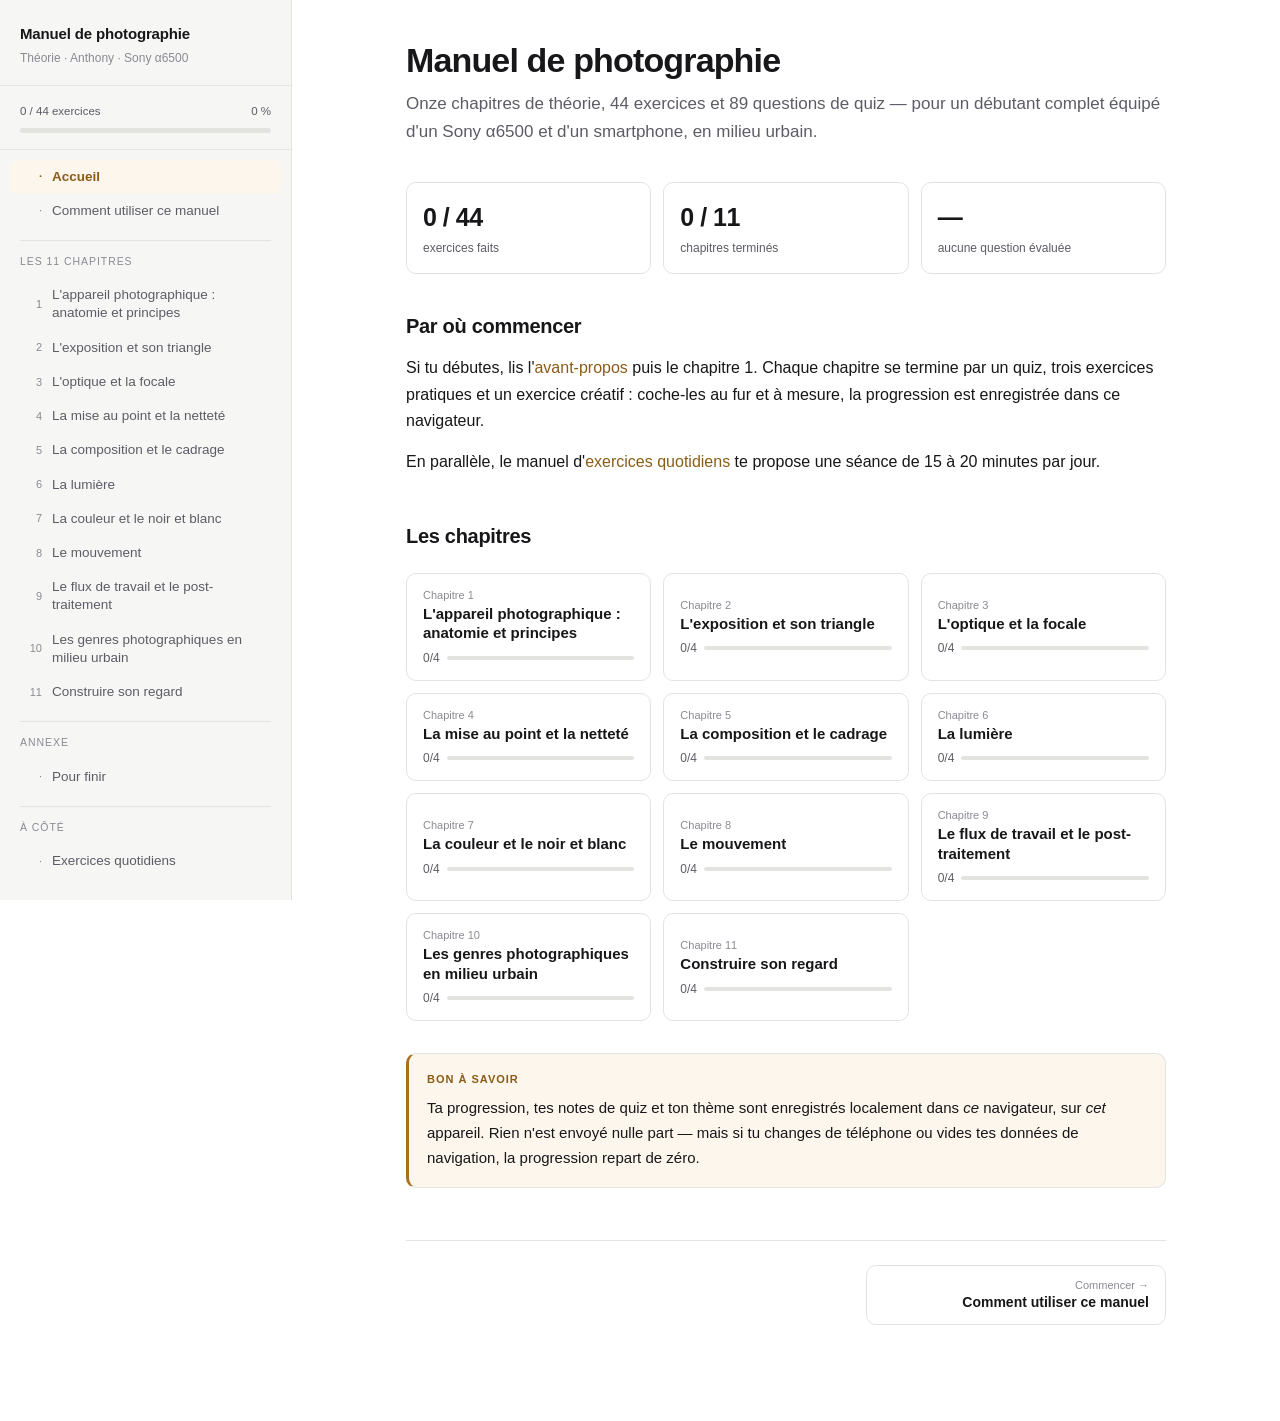
<file: index.html>
<!DOCTYPE html>
<html lang="fr">
<head>
<meta charset="utf-8">
<meta name="viewport" content="width=device-width, initial-scale=1, viewport-fit=cover">
<meta name="description" content="Manuel théorique de photographie — 11 chapitres, quiz et exercices. Sony α6500 et smartphone.">
<meta name="theme-color" content="#ffffff" media="(prefers-color-scheme: light)">
<meta name="theme-color" content="#131316" media="(prefers-color-scheme: dark)">
<title>Manuel de photographie</title>
<link rel="icon" href="data:image/svg+xml,<svg xmlns='http://www.w3.org/2000/svg' viewBox='0 0 100 100'><text y='.9em' font-size='90'>&#128247;</text></svg>">
<link rel="stylesheet" href="assets/style.css">
</head>
<body>

<div class="scrim" aria-hidden="true"></div>

<div class="layout">

  <aside class="sidebar" id="sidebar">
    <div class="brand">
      <p class="brand-title">Manuel de photographie</p>
      <p class="brand-sub">Théorie &middot; Anthony &middot; Sony &alpha;6500</p>
    </div>

    <div class="progress-block">
      <div class="progress-label"><span id="prog-count">0 / 44 exercices</span><span id="prog-pct">0 %</span></div>
      <div class="progress-track"><div class="progress-fill" data-progfill></div></div>
    </div>

    <ul class="navlist" id="navlist"></ul>

    <div class="theme-row">
      <div class="seg" role="group" aria-label="Thème">
        <button type="button" data-theme-set="auto">Auto</button>
        <button type="button" data-theme-set="light">Clair</button>
        <button type="button" data-theme-set="dark">Sombre</button>
      </div>
    </div>
  </aside>

  <div class="main">

    <div class="topbar">
      <div class="topbar-inner">
        <button class="icon-btn" data-drawer-toggle aria-label="Ouvrir le sommaire">
          <svg viewBox="0 0 24 24"><line x1="3" y1="6" x2="21" y2="6"/><line x1="3" y1="12" x2="21" y2="12"/><line x1="3" y1="18" x2="21" y2="18"/></svg>
        </button>
        <div class="topbar-title" id="topbar-title">Accueil</div>
        <button class="icon-btn" data-theme-cycle aria-label="Changer de thème"></button>
      </div>
      <div class="progress-track"><div class="progress-fill" data-progfill></div></div>
    </div>

    <div class="wrap">

      <section class="chapter" id="accueil">
        <div class="hero">
          <h1>Manuel de photographie</h1>
          <p>Onze chapitres de théorie, 44 exercices et 89 questions de quiz — pour un débutant complet équipé d'un Sony &alpha;6500 et d'un smartphone, en milieu urbain.</p>
        </div>

        <button class="resume-card" id="resume" style="display:none">
          <div class="rk">Reprendre la lecture</div>
          <div class="rt"></div>
          <div class="rs"></div>
        </button>

        <div class="statgrid">
          <div class="stat"><div class="sv" id="stat-exos">0 / 44</div><div class="sl">exercices faits</div></div>
          <div class="stat"><div class="sv" id="stat-chap">0 / 11</div><div class="sl">chapitres terminés</div></div>
          <div class="stat"><div class="sv" id="stat-quiz">&mdash;</div><div class="sl" id="stat-quiz-sub">aucune question évaluée</div></div>
        </div>

        <h2 style="margin-top:36px">Par où commencer</h2>
        <p>Si tu débutes, lis l'<a href="#avant-propos" data-go="avant-propos">avant-propos</a> puis le chapitre&nbsp;1. Chaque chapitre se termine par un quiz, trois exercices pratiques et un exercice créatif&nbsp;: coche-les au fur et à mesure, la progression est enregistrée dans ce navigateur.</p>
        <p>En parallèle, le manuel d'<a href="exercices.html">exercices quotidiens</a> te propose une séance de 15 à 20 minutes par jour.</p>

        <h2>Les chapitres</h2>
        <div class="cards" id="chaptercards"></div>

        <div class="box" style="margin-top:32px">
          <div class="boxtitle">Bon à savoir</div>
          <p>Ta progression, tes notes de quiz et ton thème sont enregistrés localement dans <em>ce</em> navigateur, sur <em>cet</em> appareil. Rien n'est envoyé nulle part — mais si tu changes de téléphone ou vides tes données de navigation, la progression repart de zéro.</p>
        </div>

        <nav class="chapnav">
          <div class="spacer"></div>
          <button class="next" data-go="avant-propos" type="button">
            <span class="dir">Commencer →</span>
            <span class="ttl">Comment utiliser ce manuel</span>
          </button>
        </nav>
      </section>

<section class="chapter" id="avant-propos" data-title="Comment utiliser ce manuel" data-kicker="Avant-propos">
<div class="kicker">Avant-propos</div>
<h1>Comment utiliser ce manuel</h1>
<p class="lead"></p><h2>L'anatomie d'un chapitre</h2><p>Chaque chapitre suit rigoureusement la même architecture :</p><ul>
<li><strong>La théorie</strong> — l'explication du concept, du mécanisme physique ou optique en jeu, et de ses implications concrètes sur tes images.</li>
<li><strong>Les encadrés matériel</strong> — un encadré orange pour les réglages précis de ton Sony α6500, un encadré bleu pour l'équivalent smartphone. Tu peux travailler chaque notion avec l'un, l'autre, ou les deux.</li>
<li><strong>Un quiz</strong> — 8 questions de vérification avec corrigé en bas d'encadré. Réponds avant de regarder les réponses ; si tu en rates plus de trois, relis le chapitre.</li>
<li><strong>Trois exercices pratiques</strong> — détaillés pas à pas, avec un sujet précis à photographier, la procédure exacte, les réglages, et le critère de réussite qui te permet de juger toi-même ton résultat.</li>
<li><strong>Un exercice créatif</strong> — un thème imposé, plus ouvert, qui te force à mobiliser la notion du chapitre au service d'une intention personnelle. C'est là que la technique devient de la photographie.</li>
</ul><div class="box key">
<div class="boxtitle">Règle de travail</div>
<p>Ne passe jamais au chapitre suivant sans avoir fait au minimum le quiz et un exercice pratique. La photographie est une compétence motrice autant qu'intellectuelle : comprendre la profondeur de champ sur le papier et savoir la doser dans la rue sont deux apprentissages différents, et seul le second compte.</p>
</div><h2>Ton matériel : ce qu'il faut savoir dès maintenant</h2><p>Tu disposes d'un ensemble particulièrement bien adapté à l'apprentissage. Voici les caractéristiques qui reviendront tout au long du manuel.</p><div class="tablewrap"><table>
<tr><th>Élément</th><th>Caractéristique</th><th>Ce que ça implique pour toi</th></tr>
<tr><td><strong>Sony α6500</strong></td><td>Capteur APS-C 24 Mpx, 425 collimateurs à détection de phase, stabilisation 5 axes intégrée au boîtier, ISO 100–25600 (extensible à 51200), obturateur jusqu'à 1/4000 s, synchro flash 1/160 s, rafale 11 im/s, viseur électronique 2,36 M points</td><td>Un boîtier polyvalent et rapide. La stabilisation intégrée te pardonne des vitesses lentes, l'autofocus à 425 points couvre presque tout le cadre, et le viseur électronique te montre <em>l'exposition réelle avant le déclenchement</em> — un avantage pédagogique énorme sur un reflex.</td></tr>
<tr><td><strong>Capteur APS-C</strong></td><td>Facteur de recadrage ×1,5</td><td>Toutes les focales inscrites sur tes objectifs doivent être multipliées par 1,5 pour connaître leur cadrage réel en équivalent 24×36. Ton 17-70 cadre comme un 25,5-105 mm.</td></tr>
<tr><td><strong>Tamron 17-70 mm f/2.8</strong></td><td>Ouverture constante f/2.8, stabilisation optique VC, distance minimale de mise au point 19 cm à 17 mm, 525 g, équivalent 25,5-105 mm</td><td>Ton objectif à tout faire. Du grand-angle au petit téléobjectif, avec une grande ouverture constante : idéal pour la rue, le portrait, l'intérieur, et une quasi-proxi à 19 cm.</td></tr>
<tr><td><strong>Tamron 70-300 mm f/4.5-6.3</strong></td><td>Pas de stabilisation optique (assurée par le boîtier), 545 g, filtre 67 mm, équivalent 105-450 mm</td><td>Ton téléobjectif. Pour l'animalier urbain, les détails d'architecture, et la compression des plans. Ouverture modeste : il exige de la lumière ou une montée en ISO.</td></tr>
<tr><td><strong>Smartphone</strong></td><td>Capteur minuscule, focale très courte, traitement logiciel intensif</td><td>Grande profondeur de champ naturelle (tout est net), donc le flou d'arrière-plan doit être simulé. Excellent pour travailler la <em>composition</em> et la <em>lumière</em>, car il te débarrasse des réglages.</td></tr>
</table></div><div class="box sony">
<div class="boxtitle">Configuration initiale de l'α6500 — à faire une fois pour toutes</div>
<p>Avant d'ouvrir le chapitre 1, prends dix minutes pour régler ceci :</p>
<ul>
<li><strong>Qualité d'image</strong> → <code>RAW &amp; JPEG</code>. Tu apprendras à développer plus tard, mais tu auras conservé les fichiers.</li>
<li><strong>Grille de cadrage</strong> → menu Appareil photo, <code>Quadrillage</code> → <code>Règle des 3</code>.</li>
<li><strong>Affichage Live View</strong> → <code>Réglage effet activé</code>. C'est ce qui fait apparaître l'exposition réelle dans le viseur.</li>
<li><strong>Zebra</strong> → <code>100+</code>. Des hachures apparaîtront sur les zones brûlées : ton meilleur garde-fou contre la surexposition.</li>
<li><strong>Touche personnalisée</strong> → assigne <code>AF sur les yeux</code> à la touche <code>AEL</code> ou <code>C1</code>.</li>
<li><strong>SteadyShot</strong> → <code>Activé</code>.</li>
<li><strong>Aide MF / Focus peaking</strong> → <code>Activé</code>, niveau <code>Moyen</code>, couleur <code>Rouge</code>.</li>
<li><strong>Affichage histogramme</strong> → appuie plusieurs fois sur <code>DISP</code> pour faire apparaître l'histogramme dans le viseur.</li>
</ul>
</div><!-- ============ SOMMAIRE ============ --><!-- ============ CHAPITRE 1 ============ -->
<nav class="chapnav" data-chapnav></nav>
</section>

<section class="chapter" id="ch-1" data-title="L&#x27;appareil photographique : anatomie et principes" data-kicker="Chapitre 1">
<div class="kicker">Chapitre 1</div>
<h1>L&#x27;appareil photographique : anatomie et principes</h1>
<p class="lead">Avant de régler quoi que ce soit, il faut comprendre ce qui se passe physiquement entre le moment où tu presses le déclencheur et celui où un fichier apparaît sur ta carte mémoire. Tout le reste du manuel découle de ce mécanisme.</p><h2>1.1 Le principe fondamental</h2><p>Une photographie est le résultat d'une quantité de lumière ayant frappé une surface sensible pendant une durée donnée. C'est tout. Le mot « photographie » vient du grec <em>phôtos</em> (lumière) et <em>graphein</em> (écrire) : littéralement, <strong>écrire avec la lumière</strong>.</p><p>Dans un appareil numérique, la chaîne est la suivante : la lumière du monde extérieur traverse les lentilles de l'<strong>objectif</strong>, qui la concentre et la projette. Elle passe par le <strong>diaphragme</strong>, un iris mécanique dont le diamètre variable règle le débit de lumière. Puis l'<strong>obturateur</strong> s'ouvre pendant une durée précise, laissant la lumière atteindre le <strong>capteur</strong>. Celui-ci convertit les photons en signal électrique, que le <strong>processeur</strong> transforme en fichier numérique.</p><p>Trois paramètres seulement contrôlent la quantité de lumière enregistrée : le diamètre du diaphragme (l'<strong>ouverture</strong>), la durée d'ouverture de l'obturateur (la <strong>vitesse</strong>), et l'amplification du signal du capteur (la <strong>sensibilité ISO</strong>). C'est le triangle d'exposition, objet du chapitre 2.</p><h2>1.2 Le capteur</h2><p>Le capteur est une grille de photosites — des puits microscopiques qui accumulent des photons. Ton α6500 en compte environ 24 millions, d'où les « 24 mégapixels ». Chaque photosite est recouvert d'un filtre coloré (rouge, vert ou bleu, selon une matrice dite de Bayer) ; le processeur reconstitue ensuite la couleur de chaque pixel par interpolation avec ses voisins.</p><h3>La taille du capteur : le paramètre le plus déterminant</h3><p>La taille physique du capteur compte davantage que le nombre de pixels. Un grand capteur possède de grands photosites, qui captent plus de photons, produisent moins de bruit électronique en basse lumière, et offrent une profondeur de champ plus faible à cadrage égal.</p><div class="tablewrap"><table>
<tr><th>Format</th><th>Dimensions approx.</th><th>Facteur de recadrage</th><th>Exemple</th></tr>
<tr><td>Moyen format</td><td>44 × 33 mm</td><td>×0,79</td><td>Fujifilm GFX</td></tr>
<tr><td>Plein format (24×36)</td><td>36 × 24 mm</td><td>×1</td><td>Sony α7</td></tr>
<tr><td><strong>APS-C</strong></td><td><strong>23,5 × 15,6 mm</strong></td><td><strong>×1,5</strong></td><td><strong>Sony α6500</strong></td></tr>
<tr><td>Micro 4/3</td><td>17,3 × 13 mm</td><td>×2</td><td>Panasonic Lumix G</td></tr>
<tr><td>1 pouce</td><td>13,2 × 8,8 mm</td><td>×2,7</td><td>Sony RX100</td></tr>
<tr><td>Smartphone (typique)</td><td>≈ 7 × 5 mm</td><td>≈ ×5 à ×7</td><td>Capteur principal de téléphone</td></tr>
</table></div><div class="box">
<div class="boxtitle">Le facteur de recadrage expliqué simplement</div>
<p>Un capteur APS-C est plus petit qu'un capteur 24×36. Placé derrière le même objectif, il ne recueille que la partie centrale de l'image projetée — comme si tu recadrais. Le sujet paraît donc plus gros dans le cadre, exactement comme avec une focale 1,5 fois plus longue.</p>
<p><strong>Concrètement :</strong> ton Tamron 17-70 mm cadre comme un 25,5-105 mm sur plein format. Ton 70-300 mm cadre comme un 105-450 mm. C'est un avantage en animalier (tu « gagnes » de la portée) et un inconvénient en grand-angle (17 mm n'est pas si large qu'il en a l'air).</p>
<p><strong>Attention :</strong> le facteur de recadrage modifie le <em>cadrage</em>, pas la luminosité. Un objectif f/2.8 reste f/2.8 en termes d'exposition sur n'importe quel format.</p>
</div><h2>1.3 L'objectif</h2><p>L'objectif est un assemblage de lentilles qui concentre la lumière et forme une image nette sur le capteur. Deux nombres le caractérisent, et ils sont toujours inscrits sur la bague avant.</p><h3>La focale</h3><p>Exprimée en millimètres, la <strong>focale</strong> est la distance entre le point de convergence optique et le capteur quand la mise au point est faite à l'infini. En pratique, elle détermine l'<strong>angle de champ</strong> : une focale courte (17 mm) embrasse un large angle, une focale longue (300 mm) un angle étroit. Un objectif à focale fixe est appelé <em>focale fixe</em> ou <em>prime</em> ; un objectif à focale variable est un <em>zoom</em>.</p><h3>L'ouverture maximale</h3><p>Notée <code>f/2.8</code> ou <code>1:2.8</code>, elle indique le plus grand diamètre que peut atteindre le diaphragme, exprimé comme une fraction de la focale. Plus le nombre est <em>petit</em>, plus l'ouverture est <em>grande</em>, plus l'objectif est « lumineux ».</p><p>Ton Tamron 17-70 possède une ouverture <strong>constante</strong> f/2.8 : elle ne se dégrade pas quand tu zoomes, ce qui est une caractéristique d'objectif de qualité. Ton Tamron 70-300 a une ouverture <strong>glissante</strong> f/4.5-6.3 : à 70 mm tu disposes de f/4.5, mais à 300 mm l'ouverture maximale n'est plus que f/6.3, soit environ un diaphragme de moins — deux fois moins de lumière.</p><h2>1.4 Le diaphragme et l'obturateur</h2><p>Le <strong>diaphragme</strong> est un iris à lamelles situé à l'intérieur de l'objectif. Il contrôle le débit de lumière et, comme on le verra au chapitre 3, la profondeur de champ. Le nombre de lamelles et leur forme influencent l'esthétique des zones floues et la forme des étoiles autour des sources lumineuses ponctuelles.</p><p>L'<strong>obturateur</strong> contrôle la durée. Il en existe deux types sur ton boîtier :</p><ul>
<li><strong>L'obturateur mécanique</strong> — deux rideaux physiques qui balaient le capteur. Sur l'α6500, il monte à 1/4000 s. Fiable, sans distorsion, mais bruyant et vibrant.</li>
<li><strong>L'obturateur électronique</strong> — le capteur est lu ligne par ligne sans pièce mobile. Sur l'α6500 il plafonne à la même vitesse que le mécanique, 1/4000 s, mais il permet un <strong>silence total</strong>, ce qui est son véritable intérêt. Son défaut : le <em>rolling shutter</em>, une déformation des sujets rapides ou des mouvements de balayage, car le haut et le bas de l'image ne sont pas capturés au même instant. <span class="small">(Les vitesses extrêmes de 1/32000 s que l'on voit citées concernent des boîtiers à capteur empilé comme les Sony A9 et A1, pas le tien.)</span></li>
</ul><div class="box sony">
<div class="boxtitle">Sur l'α6500</div>
<p>L'obturateur électronique s'active via <code>Menu → Obturateur silencieux → Activé</code>. Utilise-le en photographie de rue discrète, dans un musée ou près d'un animal craintif. Repasse en mécanique dès que ton sujet bouge vite ou sous éclairage artificiel (les LED et néons peuvent produire des bandes horizontales).</p>
<p>La <strong>synchro flash</strong> est limitée à 1/160 s : au-delà de cette vitesse, le flash n'éclairera qu'une partie de l'image, car les deux rideaux ne sont jamais complètement ouverts en même temps.</p>
</div><h2>1.5 Le viseur électronique : ton meilleur outil d'apprentissage</h2><p>Un reflex classique possède un viseur optique : tu vois la scène telle que l'œil la perçoit, et tu découvres le résultat après le déclenchement. Ton α6500 est un hybride à <strong>viseur électronique</strong> (EVF) de 2,36 millions de points : tu vois une image de synthèse générée par le capteur, c'est-à-dire <em>la photo telle qu'elle sera enregistrée</em>.</p><p>C'est un avantage pédagogique décisif. Si tu sous-exposes, le viseur devient sombre. Si tu montes en ISO, le bruit apparaît. Si tu changes la balance des blancs, la teinte se modifie sous tes yeux. <strong>Tu apprends la relation entre réglage et résultat en temps réel, sans avoir à faire d'essais-erreurs.</strong></p><div class="box warn">
<div class="boxtitle">Condition indispensable</div>
<p>Cet avantage ne fonctionne que si le paramètre <code>Réglage effet activé</code> est bien sur « Activé » (voir la configuration initiale en avant-propos). S'il est sur « Désactivé », Sony affiche une image toujours correctement exposée, ce qui te prive de tout le bénéfice.</p>
</div><h2>1.6 RAW et JPEG</h2><p>Quand tu déclenches, ton boîtier peut enregistrer deux types de fichiers, ou les deux simultanément.</p><div class="tablewrap"><table>
<tr><th></th><th>RAW (.ARW chez Sony)</th><th>JPEG</th></tr>
<tr><td><strong>Contenu</strong></td><td>Données brutes du capteur, non traitées</td><td>Image traitée et compressée par le boîtier</td></tr>
<tr><td><strong>Profondeur</strong></td><td>14 bits — 16 384 niveaux par canal</td><td>8 bits — 256 niveaux par canal</td></tr>
<tr><td><strong>Poids</strong></td><td>≈ 24 Mo</td><td>≈ 6 à 10 Mo</td></tr>
<tr><td><strong>Balance des blancs</strong></td><td>Modifiable après coup sans perte</td><td>Figée dans le fichier</td></tr>
<tr><td><strong>Récupération</strong></td><td>2 à 3 diaphragmes récupérables dans les ombres</td><td>Très peu ; les hautes lumières brûlées sont perdues</td></tr>
<tr><td><strong>Utilisable directement</strong></td><td>Non, doit être développé</td><td>Oui</td></tr>
</table></div><p>Le RAW est l'équivalent numérique du négatif argentique : il contient toute l'information, mais demande un développement. Le JPEG est un tirage déjà fait, où le boîtier a décidé pour toi du contraste, de la saturation, de l'accentuation et de la balance des blancs — et a jeté le reste.</p><div class="box key">
<div class="boxtitle">La recommandation</div>
<p>Shoote en <strong>RAW + JPEG</strong> pendant toute ta phase d'apprentissage. Le JPEG te donne une image immédiatement partageable, et le RAW te laisse la possibilité de rattraper tes erreurs et d'apprendre le développement plus tard, sur des fichiers que tu auras vraiment pris. C'est une assurance qui ne coûte que de l'espace disque.</p>
</div><h2>1.7 Les modes de prise de vue</h2><p>La molette supérieure de ton α6500 propose plusieurs modes. Voici ce qu'ils font réellement — la nomenclature Sony diffère légèrement de Canon et Nikon, il faut le savoir pour lire des tutoriels.</p><div class="tablewrap"><table>
<tr><th>Mode</th><th>Nom</th><th>Tu contrôles</th><th>L'appareil décide</th><th>Quand l'utiliser</th></tr>
<tr><td><strong>AUTO</strong></td><td>Automatique intelligent</td><td>Rien</td><td>Tout, y compris le style d'image</td><td>Jamais, dans une démarche d'apprentissage</td></tr>
<tr><td><strong>P</strong></td><td>Programme</td><td>ISO, balance des blancs, correction d'exposition</td><td>Ouverture et vitesse</td><td>Découverte, situations imprévisibles, photo de rue rapide</td></tr>
<tr><td><strong>A</strong></td><td>Priorité ouverture</td><td>Ouverture, ISO, correction</td><td>Vitesse</td><td><strong>Ton mode par défaut.</strong> Portrait, paysage, tout ce où la profondeur de champ est l'enjeu principal</td></tr>
<tr><td><strong>S</strong></td><td>Priorité vitesse</td><td>Vitesse, ISO, correction</td><td>Ouverture</td><td>Sport, animalier, filé, tout ce où le mouvement est l'enjeu</td></tr>
<tr><td><strong>M</strong></td><td>Manuel</td><td>Tout</td><td>Rien (sauf si ISO auto)</td><td>Lumière constante, studio, pose longue, situations piégeuses</td></tr>
<tr><td><strong>1 / 2</strong></td><td>Rappel de mémoire</td><td>—</td><td>—</td><td>Configurations enregistrées pour un usage récurrent</td></tr>
</table></div><div class="box warn">
<div class="boxtitle">Piège de vocabulaire</div>
<p>Sony note <code>A</code> le mode priorité ouverture, là où Canon et Nikon notent <code>Av</code> (aperture value). Sony note <code>S</code> la priorité vitesse, là où Canon et Nikon notent <code>Tv</code> (time value). Quand tu liras des tutoriels en ligne, fais la traduction : <code>Av = A</code> et <code>Tv = S</code>.</p>
</div><div class="box phone">
<div class="boxtitle">L'équivalent sur smartphone</div>
<p>Un smartphone travaille en permanence en mode automatique, mais ajoute une couche que ton α6500 n'a pas : la <strong>photographie computationnelle</strong>. À chaque déclenchement, il capture en réalité plusieurs images à des expositions différentes et les fusionne (HDR), débruite par apprentissage automatique, et applique un rendu prédéfini.</p>
<p>Cela explique pourquoi une photo de téléphone paraît souvent « plus réussie » d'emblée qu'une photo de reflex non retouchée — et pourquoi elle est aussi plus difficile à personnaliser. Cherche dans ton application appareil photo un <strong>mode Pro ou Expert</strong> : la plupart des téléphones récents permettent de fixer manuellement l'ISO, la vitesse, la mise au point et la balance des blancs, et d'enregistrer en RAW (format DNG). Si ton téléphone le propose, active-le : les notions de ce manuel deviendront directement applicables.</p>
</div><div class="quiz" data-quiz="ch-1"><div class="quizhead"><div class="qtitle">Quiz — Chapitre 1</div><div class="quizscore"></div></div><div class="qitem" data-q="1"><div class="qtext"><span class="qn">1</span><span class="qbody">Quels sont les trois paramètres qui contrôlent la quantité de lumière enregistrée par le capteur ?</span></div><button class="btn small ghost" data-reveal="" type="button">Voir la réponse</button><div class="qreveal"><div class="qanswer">L'ouverture du diaphragme, la vitesse d'obturation, la sensibilité ISO.</div><div class="qself"><span class="lbl">Mon résultat</span><button aria-pressed="false" class="btn small ok" data-self="ok" type="button">J'avais juste</button><button aria-pressed="false" class="btn small ko" data-self="ko" type="button">J'avais faux</button></div></div></div><div class="qitem" data-q="2"><div class="qtext"><span class="qn">2</span><span class="qbody">Ton Tamron 17-70 mm monté sur l'α6500 correspond à quelle plage de focales en équivalent 24×36 ? Et le 70-300 mm ?</span></div><button class="btn small ghost" data-reveal="" type="button">Voir la réponse</button><div class="qreveal"><div class="qanswer">17-70 mm → 25,5-105 mm ; 70-300 mm → 105-450 mm (facteur ×1,5).</div><div class="qself"><span class="lbl">Mon résultat</span><button aria-pressed="false" class="btn small ok" data-self="ok" type="button">J'avais juste</button><button aria-pressed="false" class="btn small ko" data-self="ko" type="button">J'avais faux</button></div></div></div><div class="qitem" data-q="3"><div class="qtext"><span class="qn">3</span><span class="qbody">Vrai ou faux : sur un capteur APS-C, un objectif f/2.8 laisse passer moins de lumière que sur un capteur plein format.</span></div><button class="btn small ghost" data-reveal="" type="button">Voir la réponse</button><div class="qreveal"><div class="qanswer">Faux. Le facteur de recadrage modifie le cadrage et la profondeur de champ apparente, mais pas la luminosité : f/2.8 expose de la même façon sur tous les formats.</div><div class="qself"><span class="lbl">Mon résultat</span><button aria-pressed="false" class="btn small ok" data-self="ok" type="button">J'avais juste</button><button aria-pressed="false" class="btn small ko" data-self="ko" type="button">J'avais faux</button></div></div></div><div class="qitem" data-q="4"><div class="qtext"><span class="qn">4</span><span class="qbody">Pourquoi l'obturateur électronique peut-il déformer un sujet en mouvement rapide ?</span></div><button class="btn small ghost" data-reveal="" type="button">Voir la réponse</button><div class="qreveal"><div class="qanswer">Parce que le capteur est lu ligne par ligne et non d'un seul coup : le haut et le bas de l'image ne correspondent pas au même instant (rolling shutter).</div><div class="qself"><span class="lbl">Mon résultat</span><button aria-pressed="false" class="btn small ok" data-self="ok" type="button">J'avais juste</button><button aria-pressed="false" class="btn small ko" data-self="ko" type="button">J'avais faux</button></div></div></div><div class="qitem" data-q="5"><div class="qtext"><span class="qn">5</span><span class="qbody">Qu'est-ce que la synchro flash, et quelle est sa valeur sur l'α6500 ?</span></div><button class="btn small ghost" data-reveal="" type="button">Voir la réponse</button><div class="qreveal"><div class="qanswer">C'est la vitesse maximale à laquelle l'obturateur est entièrement ouvert, donc la vitesse maximale utilisable avec un flash ; elle est de 1/160 s sur l'α6500.</div><div class="qself"><span class="lbl">Mon résultat</span><button aria-pressed="false" class="btn small ok" data-self="ok" type="button">J'avais juste</button><button aria-pressed="false" class="btn small ko" data-self="ko" type="button">J'avais faux</button></div></div></div><div class="qitem" data-q="6"><div class="qtext"><span class="qn">6</span><span class="qbody">Cite trois choses qu'un fichier RAW permet et qu'un JPEG ne permet pas ou mal.</span></div><button class="btn small ghost" data-reveal="" type="button">Voir la réponse</button><div class="qreveal"><div class="qanswer">Modifier la balance des blancs sans perte, récupérer 2 à 3 diaphragmes dans les ombres, conserver 14 bits de nuances par canal au lieu de 8, choisir soi-même contraste, saturation et accentuation.</div><div class="qself"><span class="lbl">Mon résultat</span><button aria-pressed="false" class="btn small ok" data-self="ok" type="button">J'avais juste</button><button aria-pressed="false" class="btn small ko" data-self="ko" type="button">J'avais faux</button></div></div></div><div class="qitem" data-q="7"><div class="qtext"><span class="qn">7</span><span class="qbody">Chez Sony, quel mode correspond au « Av » de Canon ? Et au « Tv » ?</span></div><button class="btn small ghost" data-reveal="" type="button">Voir la réponse</button><div class="qreveal"><div class="qanswer">Av → A ; Tv → S.</div><div class="qself"><span class="lbl">Mon résultat</span><button aria-pressed="false" class="btn small ok" data-self="ok" type="button">J'avais juste</button><button aria-pressed="false" class="btn small ko" data-self="ko" type="button">J'avais faux</button></div></div></div><div class="qitem" data-q="8"><div class="qtext"><span class="qn">8</span><span class="qbody">Quel réglage de l'α6500 doit impérativement être activé pour que le viseur électronique affiche l'exposition réelle ?</span></div><button class="btn small ghost" data-reveal="" type="button">Voir la réponse</button><div class="qreveal"><div class="qanswer">Le paramètre « Réglage effet activé » doit être sur « Activé ».</div><div class="qself"><span class="lbl">Mon résultat</span><button aria-pressed="false" class="btn small ok" data-self="ok" type="button">J'avais juste</button><button aria-pressed="false" class="btn small ko" data-self="ko" type="button">J'avais faux</button></div></div></div><div class="quizfoot"><button class="btn small ghost" data-quiz-all="" type="button">Tout révéler</button><button class="btn small ghost" data-quiz-reset="" type="button">Réinitialiser</button></div></div><div class="exo" data-exo="ch-1-e1">
<div class="exohead"><button aria-pressed="false" class="chk" type="button"></button><div class="titles"><span class="tag">Exercice 1</span><div class="exotitle">L'inventaire de ton boîtier</div></div></div>
<p><strong>Objectif :</strong> connaître physiquement ton matériel, pour ne plus jamais chercher un réglage en pleine action.</p>
<div class="field">Ce qu'il faut faire</div>
<ol>
<li>Pose ton α6500 devant toi avec le Tamron 17-70 monté. Sans le manuel, identifie et nomme à voix haute : la molette de mode, la molette de correction d'exposition, la molette de commande arrière, la roue de sélection, le déclencheur, la touche <code>MENU</code>, la touche <code>Fn</code>, la touche <code>DISP</code>, la touche <code>AEL</code>, la touche <code>C1</code>, la touche de lecture, le sélecteur AF/MF.</li>
<li>Applique toute la configuration initiale listée dans l'avant-propos. Prends une photo de ton écran à chaque étape validée — ça t'obligera à vérifier.</li>
<li>Sur le Tamron 17-70, repère la bague de zoom et la bague de mise au point (celle qui est plus étroite et tourne sans butée franche). Zoome de 17 à 70 mm en observant l'objectif s'allonger.</li>
<li>Fais la même reconnaissance sur le 70-300.</li>
<li>Photographie une même scène banale (le coin de ta pièce, ta fenêtre) successivement dans les cinq modes : AUTO, P, A, S, M. En mode M, ne cherche pas encore à réussir l'exposition — observe simplement ce que l'appareil te laisse ou ne te laisse pas régler dans chaque mode.</li>
</ol>
<div class="field">Critère de réussite</div>
<p>Tu sais dire, pour chacun des cinq modes, quels paramètres tu contrôles et lesquels l'appareil décide, <em>sans regarder le tableau du 1.7</em>.</p>
<div class="field">Durée</div>
<p>25 minutes.</p>
</div><div class="exo" data-exo="ch-1-e2">
<div class="exohead"><button aria-pressed="false" class="chk" type="button"></button><div class="titles"><span class="tag">Exercice 2</span><div class="exotitle">Voir le facteur de recadrage</div></div></div>
<p><strong>Objectif :</strong> comprendre par l'œil, et non par le calcul, ce que change une focale.</p>
<div class="field">Ce qu'il faut faire</div>
<ol>
<li>Choisis une façade d'immeuble ou un monument urbain à environ 30 mètres de toi. Marque ta position au sol (une fissure du trottoir, un angle de dalle) : <strong>tu ne dois pas bouger de tout l'exercice</strong>.</li>
<li>Avec le Tamron 17-70, photographie la scène à 17 mm, puis 24 mm, puis 35 mm, puis 50 mm, puis 70 mm. Les focales sont indiquées sur la bague ; l'écran les affiche aussi.</li>
<li>Change d'objectif et poursuis avec le 70-300 : 70 mm, 100 mm, 150 mm, 200 mm, 300 mm.</li>
<li>De retour chez toi, aligne les dix images dans l'ordre. Note pour chacune la focale réelle et l'équivalent 24×36 (focale × 1,5).</li>
<li>Repère à quelle focale la partie de la scène qui t'intéressait le plus est le mieux cadrée. C'est <em>ta</em> focale pour ce type de sujet.</li>
</ol>
<div class="field">Critère de réussite</div>
<p>Tu es capable, devant une scène nouvelle, d'annoncer approximativement quelle focale il te faudra avant de porter l'appareil à l'œil.</p>
<div class="field">Durée</div>
<p>20 minutes de prise de vue, 10 minutes d'analyse.</p>
</div><div class="exo" data-exo="ch-1-e3">
<div class="exohead"><button aria-pressed="false" class="chk" type="button"></button><div class="titles"><span class="tag">Exercice 3</span><div class="exotitle">RAW contre JPEG : la preuve par l'image</div></div></div>
<p><strong>Objectif :</strong> constater physiquement l'écart de latitude entre les deux formats, pour ne plus jamais hésiter.</p>
<div class="field">Ce qu'il faut faire</div>
<ol>
<li>Vérifie que tu es bien en <code>RAW &amp; JPEG</code>.</li>
<li>Trouve une scène à très fort contraste : une rue à l'ombre avec une bande de ciel lumineux, ou un intérieur photographié vers une fenêtre en plein jour.</li>
<li>Mode <code>A</code>, ouverture f/5.6, ISO 100. Fais une première photo en exposant pour le ciel : le bas de l'image sera très sombre. Utilise la molette de correction d'exposition à <code>-1</code> si nécessaire.</li>
<li>Fais une seconde photo en exposant pour l'ombre : le ciel sera complètement blanc. Correction à <code>+1,5</code> environ.</li>
<li>Sur ordinateur, ouvre les quatre fichiers obtenus (deux RAW, deux JPEG) dans un logiciel qui lit le RAW — Adobe Lightroom, Capture One, DxO, ou le gratuit <strong>Darktable</strong> / <strong>RawTherapee</strong>. Sony fournit aussi <em>Imaging Edge Desktop</em> gratuitement.</li>
<li>Sur chaque fichier, pousse le curseur « Ombres » ou « Exposition » à fond dans le sens qui manque, et observe : combien de détail réapparaît dans le RAW ? Combien dans le JPEG ? Où le bruit et les artefacts apparaissent-ils en premier ?</li>
</ol>
<div class="field">Critère de réussite</div>
<p>Tu peux montrer côte à côte un détail visible dans le RAW récupéré et totalement absent du JPEG récupéré. C'est ta justification définitive du RAW.</p>
<div class="field">Durée</div>
<p>15 minutes de prise de vue, 20 minutes sur ordinateur.</p>
</div><div class="exo creative" data-exo="ch-1-e4">
<div class="exohead"><button aria-pressed="false" class="chk" type="button"></button><div class="titles"><span class="tag">Créatif</span><div class="exotitle">Thème : « Ma machine »</div></div></div>
<p><strong>Consigne :</strong> réalise une série de <strong>cinq photographies de ton propre appareil photo</strong>, prises au smartphone, qui donnent envie de s'en servir.</p>
<div class="field">Contraintes</div>
<ul>
<li>Cinq images, pas une de plus. Le choix fait partie de l'exercice.</li>
<li>Aucune ne doit être une photo « catalogue » : pas de vue d'ensemble sur fond blanc.</li>
<li>Au moins deux images doivent être des détails très rapprochés (une bague, une molette, un reflet dans la lentille frontale, la texture du grip).</li>
<li>Au moins une image doit contenir une main humaine.</li>
<li>Travaille uniquement en lumière naturelle, près d'une fenêtre.</li>
</ul>
<div class="field">L'intention à chercher</div>
<p>Cet exercice a l'air anecdotique ; il ne l'est pas. Photographier un objet que tu connais mal t'oblige à le regarder vraiment — à repérer ses arêtes, ses matières, ses reflets. C'est exactement le regard qu'il faudra porter sur tous tes sujets futurs. Par ailleurs, en te limitant au smartphone, tu es contraint de composer et de chercher la lumière, puisque tu n'as aucun réglage à ta disposition.</p>
<div class="field">Autocritique à mener</div>
<p>Une fois la série faite, pose-toi la question : si un inconnu voyait ces cinq images sans savoir ce qu'est un appareil photo, comprendrait-il qu'il s'agit d'un objet précis, mécanique, et fait pour être tenu en main ?</p>
</div><!-- ============ CHAPITRE 2 ============ -->
<nav class="chapnav" data-chapnav></nav>
</section>

<section class="chapter" id="ch-2" data-title="L&#x27;exposition et son triangle" data-kicker="Chapitre 2">
<div class="kicker">Chapitre 2</div>
<h1>L&#x27;exposition et son triangle</h1>
<p class="lead">C'est le chapitre le plus important du manuel. Tant que le triangle d'exposition n'est pas devenu un réflexe, tu subiras ton appareil. Une fois qu'il est acquis, tu le pilotes.</p><h2>2.1 Ce qu'est une bonne exposition</h2><p>Une photographie est <strong>correctement exposée</strong> quand la quantité de lumière reçue par le capteur produit une image dont les tons correspondent à ton intention. Une image trop claire est dite <strong>surexposée</strong> ; ses hautes lumières sont « brûlées », c'est-à-dire d'un blanc pur sans aucune information — et cette information est définitivement perdue, même en RAW. Une image trop sombre est <strong>sous-exposée</strong> ; ses ombres sont « bouchées » et, si l'on tente de les éclaircir, du bruit apparaît.</p><p>Il faut se débarrasser tout de suite de l'idée qu'il existe une seule exposition correcte par scène. Une photo de nuit doit être sombre ; une photo de brume matinale doit être claire. La bonne exposition est celle qui sert ton propos, à condition qu'elle ne détruise pas d'information dont tu aurais besoin.</p><div class="box key">
<div class="boxtitle">La règle de survie</div>
<p><strong>Il vaut mieux légèrement sous-exposer que surexposer.</strong> Une ombre un peu trop sombre se rattrape au développement d'un fichier RAW ; une haute lumière brûlée est irrécupérable, car il n'y a plus aucune donnée à récupérer — juste du blanc.</p>
</div><h2>2.2 La notion de diaphragme (stop)</h2><p>Avant d'aborder les trois paramètres, il faut maîtriser leur unité commune. Un <strong>diaphragme</strong> — on dit aussi un <em>stop</em>, un <em>IL</em> (indice de lumination) ou un <em>EV</em> — correspond à un <strong>doublement ou une division par deux de la quantité de lumière</strong>.</p><p>C'est une unité universelle. Que tu modifies l'ouverture, la vitesse ou l'ISO, « +1 diaphragme » signifie toujours « deux fois plus de lumière ». C'est ce qui rend les trois paramètres interchangeables : si tu enlèves un diaphragme d'un côté, tu peux le rajouter de l'autre et retrouver exactement la même exposition — avec un rendu différent. C'est là que se joue toute la créativité technique en photographie.</p><h2>2.3 Premier sommet : l'ouverture</h2><p>L'ouverture est le diamètre du diaphragme, exprimé en <strong>nombre f</strong> : f/1.4, f/2, f/2.8, f/4, f/5.6, f/8, f/11, f/16, f/22. Cette suite est la <strong>gamme des ouvertures pleines</strong>, et chaque cran vaut exactement un diaphragme.</p><p>Le nombre f est un rapport : <em>f</em> divisé par le diamètre utile. Voilà pourquoi le fonctionnement paraît contre-intuitif :</p><ul>
<li><strong>Petit nombre f</strong> (f/2.8) = <strong>grande ouverture</strong> = beaucoup de lumière = faible profondeur de champ (fond flou).</li>
<li><strong>Grand nombre f</strong> (f/16) = <strong>petite ouverture</strong> = peu de lumière = grande profondeur de champ (tout net).</li>
</ul><p>La suite semble arbitraire, mais elle suit une progression géométrique de raison √2 ≈ 1,414 : 1,4 — 2 — 2,8 — 4 — 5,6 — 8 — 11 — 16 — 22. Chaque terme est le précédent multiplié par 1,414. Comme la surface d'un disque varie avec le carré du rayon, multiplier le diamètre par 1,414 double la surface, donc double la lumière.</p><div class="tablewrap"><table>
<tr><th>Ouverture</th><th>Lumière relative</th><th>Profondeur de champ</th><th>Usage typique</th></tr>
<tr><td>f/1.4 – f/2</td><td>Maximale</td><td>Très faible</td><td>Portrait très isolé, basse lumière extrême</td></tr>
<tr><td><strong>f/2.8</strong></td><td>Très forte</td><td>Faible</td><td><strong>Portrait, intérieur, rue de nuit — l'ouverture max de ton 17-70</strong></td></tr>
<tr><td>f/4 – f/5.6</td><td>Forte</td><td>Modérée</td><td>Portrait en pied, reportage, polyvalence</td></tr>
<tr><td>f/8 – f/11</td><td>Moyenne</td><td>Grande</td><td>Paysage, architecture, groupe. <em>Souvent le pic de piqué d'un objectif</em></td></tr>
<tr><td>f/16 – f/22</td><td>Faible</td><td>Maximale</td><td>Pose longue en plein jour, effet d'étoile sur les lampadaires. Attention à la diffraction</td></tr>
</table></div><div class="box warn">
<div class="boxtitle">La diffraction</div>
<p>Fermer très fort le diaphragme (f/16, f/22) augmente la profondeur de champ mais dégrade le piqué global : la lumière se disperse en contournant les bords des lamelles. Sur un capteur APS-C de 24 Mpx comme le tien, la perte devient visible <strong>à partir de f/11</strong> et nette au-delà de f/16. Si tu as besoin d'une grande profondeur de champ, préfère f/8 à f/11 et recule légèrement plutôt que de fermer à f/22.</p>
</div><h2>2.4 Deuxième sommet : la vitesse d'obturation</h2><p>La vitesse est la durée pendant laquelle l'obturateur reste ouvert, exprimée en fractions de seconde : 1/4000, 1/2000, 1/1000, 1/500, 1/250, 1/125, 1/60, 1/30, 1/15, 1/8, 1/4, 1/2, 1", 2"… Chaque cran double ou divise par deux la durée, donc vaut un diaphragme.</p><p>La vitesse a deux effets, et c'est le second qui est créatif :</p><ul>
<li><strong>Sur l'exposition</strong> — plus la durée est longue, plus il entre de lumière.</li>
<li><strong>Sur le mouvement</strong> — une vitesse rapide <em>fige</em> l'action ; une vitesse lente la <em>rend floue</em>. Ce flou peut être subi (le sujet ou tes mains ont bougé) ou recherché (filé d'eau, traînées de phares).</li>
</ul><div class="tablewrap"><table>
<tr><th>Vitesse</th><th>Effet</th><th>Situation</th></tr>
<tr><td>1/4000 – 1/2000 s</td><td>Fige tout</td><td>Oiseau en vol, éclaboussure, sport rapide</td></tr>
<tr><td>1/1000 – 1/500 s</td><td>Fige l'action courante</td><td>Chien qui court, enfant, vélo</td></tr>
<tr><td>1/250 s</td><td>Fige la marche</td><td>Photo de rue avec passants</td></tr>
<tr><td>1/125 – 1/60 s</td><td>Limite du sujet immobile</td><td>Portrait posé, nature morte à main levée</td></tr>
<tr><td>1/30 – 1/8 s</td><td>Flou de mouvement contrôlé</td><td>Filé sur un cycliste, foule floue devant une architecture nette</td></tr>
<tr><td>1 s – 30 s</td><td>Pose longue</td><td>Traînées de phares, eau soyeuse, ciel nocturne. Trépied obligatoire</td></tr>
</table></div><h3>La vitesse minimale à main levée</h3><p>La règle historique dit : <strong>vitesse minimale = 1 / focale équivalente</strong>. À 70 mm sur ton APS-C (soit 105 mm équivalent), il te faut au minimum 1/105 s, arrondi à 1/125 s.</p><p>Mais tu bénéficies de deux stabilisations : celle du boîtier (5 axes) et, sur le 17-70, celle de l'objectif (VC). Cumulées, elles te font gagner environ 3 à 5 diaphragmes sur le flou de bougé. Concrètement, tu peux descendre à 1/15 s ou 1/8 s à 70 mm avec une bonne technique de tenue.</p><div class="box warn">
<div class="boxtitle">Ce que la stabilisation ne fait pas</div>
<p>La stabilisation compense <strong>tes</strong> tremblements, jamais le mouvement du sujet. Si ton chat bouge la tête, aucune stabilisation au monde ne te sauvera à 1/15 s. La règle est simple : la stabilisation autorise des vitesses lentes uniquement sur des sujets immobiles.</p>
</div><h2>2.5 Troisième sommet : la sensibilité ISO</h2><p>L'ISO mesure la sensibilité à la lumière. Sur un capteur numérique, il ne s'agit pas d'une sensibilité physique — le capteur a une sensibilité fixe — mais d'une <strong>amplification du signal électrique</strong> avant conversion en données numériques.</p><p>La suite : 100, 200, 400, 800, 1600, 3200, 6400, 12800, 25600. Chaque cran double la sensibilité, donc vaut un diaphragme.</p><p>Le prix à payer est le <strong>bruit</strong> : en amplifiant le signal, on amplifie aussi les imperfections électroniques, qui apparaissent sous forme de grain coloré, d'abord dans les ombres, puis partout. On perd aussi de la <strong>dynamique</strong> (l'écart entre les ombres et les hautes lumières récupérables) et de la <strong>saturation</strong> des couleurs.</p><div class="tablewrap"><table>
<tr><th>ISO</th><th>Qualité sur α6500</th><th>Situation</th></tr>
<tr><td>100</td><td>Optimale — dynamique maximale</td><td>Plein soleil, trépied, studio</td></tr>
<tr><td>200 – 800</td><td>Excellente, bruit invisible</td><td>Extérieur nuageux, intérieur très lumineux</td></tr>
<tr><td>1600 – 3200</td><td>Très bonne, léger grain fin</td><td>Intérieur, rue en fin de journée, ombre</td></tr>
<tr><td>6400</td><td>Correcte, grain visible mais exploitable</td><td>Rue de nuit éclairée, intérieur sombre</td></tr>
<tr><td>12800</td><td>Dégradée, bruit marqué</td><td>Uniquement si l'alternative est de rater la photo</td></tr>
<tr><td>25600 – 51200</td><td>Très dégradée</td><td>Constat, dépannage, jamais par choix</td></tr>
</table></div><div class="box key">
<div class="boxtitle">Le principe à retenir</div>
<p>Une photo légèrement bruitée mais nette est une photo réussie. Une photo à ISO 100 mais floue est une photo ratée. <strong>Monte les ISO sans culpabilité</strong> quand c'est le prix de la netteté — le bruit se traite très bien au développement, le flou jamais.</p>
</div><h2>2.6 Le triangle en action</h2><p>Les trois paramètres sont liés par une équation d'équilibre. Si tu modifies l'un, tu dois compenser sur un autre pour conserver la même exposition.</p><p><strong>Exemple concret.</strong> Tu photographies dans une rue à l'ombre. L'appareil te propose : <code>f/5.6 — 1/125 s — ISO 400</code>. L'exposition est bonne, mais tu veux flouter l'arrière-plan.</p><ul>
<li>Tu ouvres de f/5.6 à f/2.8 : <strong>+2 diaphragmes</strong> de lumière. Ton image serait surexposée de 2 IL.</li>
<li>Tu compenses en accélérant de 1/125 s à 1/500 s : <strong>−2 diaphragmes</strong>.</li>
<li>Résultat : <code>f/2.8 — 1/500 s — ISO 400</code>. <strong>Exposition strictement identique</strong>, mais arrière-plan flou et mouvement mieux figé.</li>
</ul><p>Autre exemple. Tu veux photographier un cycliste en filé et il te faut du 1/30 s. Départ : <code>f/5.6 — 1/250 s — ISO 400</code>. Passer de 1/250 s à 1/30 s, c'est +3 diaphragmes. Tu compenses : ISO 400 → ISO 100 (−2 IL) et f/5.6 → f/11 (−2 IL) : tu es à −4, soit un diaphragme de trop. Tu remontes à f/8 (−1 IL de moins). Résultat : <code>f/8 — 1/30 s — ISO 100</code>.</p><div class="box">
<div class="boxtitle">La méthode de décision — dans cet ordre</div>
<ol>
<li><strong>Qu'est-ce qui compte le plus dans cette image ?</strong> La séparation du sujet et du fond, ou le rendu du mouvement ?</li>
<li>Si c'est la <strong>profondeur de champ</strong> → mode <code>A</code>, tu fixes l'ouverture.</li>
<li>Si c'est le <strong>mouvement</strong> → mode <code>S</code>, tu fixes la vitesse.</li>
<li><strong>L'ISO est la variable d'ajustement</strong>, pas un choix esthétique. Tu la montes au minimum nécessaire pour que l'appareil trouve une exposition correcte.</li>
</ol>
</div><h2>2.7 La mesure de la lumière</h2><p>Ton appareil mesure la lumière <strong>réfléchie</strong> par la scène, et il est calibré pour qu'elle donne un gris moyen à 18 % de réflectance. C'est une convention statistique : la plupart des scènes, moyennées, tirent vers ce gris.</p><p>Cette convention produit deux erreurs systématiques, qu'il faut connaître :</p><ul>
<li><strong>Une scène majoritairement blanche</strong> (neige, mur clair, ciel laiteux) sera <em>sous-exposée</em>, car l'appareil tente de la ramener au gris moyen. Il faut corriger vers <code>+1</code> ou <code>+2</code>.</li>
<li><strong>Une scène majoritairement sombre</strong> (mur noir, scène de nuit, costume foncé) sera <em>surexposée</em>. Il faut corriger vers <code>−1</code> ou <code>−2</code>.</li>
</ul><h3>Les modes de mesure</h3><div class="tablewrap"><table>
<tr><th>Mode</th><th>Principe</th><th>Quand l'utiliser</th></tr>
<tr><td><strong>Multizone</strong> (matricielle)</td><td>Analyse toute la scène découpée en zones et applique un algorithme</td><td>Par défaut. Fiable dans 80 % des cas</td></tr>
<tr><td><strong>Pondérée centrale</strong></td><td>Mesure toute l'image mais privilégie le centre</td><td>Portrait centré, sujet dominant au milieu</td></tr>
<tr><td><strong>Spot</strong></td><td>Mesure une toute petite zone (2 à 3 % du cadre)</td><td>Contre-jour fort, scène de spectacle, sujet éclairé sur fond noir</td></tr>
<tr><td><strong>Spot standard / large</strong></td><td>Variantes Sony de la taille du spot</td><td>Ajustement fin</td></tr>
<tr><td><strong>Hautes lumières</strong></td><td>Expose pour ne pas brûler la zone la plus claire</td><td>Spectacle, projecteur, scène très contrastée</td></tr>
</table></div><h2>2.8 L'histogramme : ton seul juge fiable</h2><p>L'écran arrière ment. Sa luminosité varie, et en plein soleil tu croiras une image sous-exposée alors qu'elle est parfaite. <strong>L'histogramme est le seul outil objectif.</strong></p><p>C'est un graphique qui compte les pixels de l'image selon leur luminosité : les <strong>noirs à gauche</strong>, les <strong>tons moyens au centre</strong>, les <strong>blancs à droite</strong>. La hauteur indique le nombre de pixels de cette luminosité.</p><p>Comment le lire :</p><ul>
<li><strong>Une masse collée contre le bord droit</strong>, coupée net → hautes lumières brûlées, information perdue. Corrige vers le moins.</li>
<li><strong>Une masse collée contre le bord gauche</strong>, coupée net → ombres bouchées. Corrige vers le plus, ou accepte si c'est voulu (silhouette, scène de nuit).</li>
<li><strong>Une courbe étalée sur toute la largeur sans toucher les bords</strong> → exposition qui exploite toute la dynamique. C'est le cas idéal.</li>
<li><strong>Une courbe tassée au centre</strong> → image plate, faible contraste. Normal par temps de brume, à retravailler au développement.</li>
</ul><div class="box warn">
<div class="boxtitle">Il n'existe pas d'histogramme « correct » universel</div>
<p>Une photo de scène nocturne a un histogramme entièrement à gauche, et c'est normal. Une photo de brouillard blanc a un histogramme entièrement à droite, et c'est normal. Ce que l'histogramme te dit, c'est <strong>si tu perds de l'information</strong> — pas si ta photo est belle.</p>
</div><h2>2.9 La correction d'exposition</h2><p>En modes <code>P</code>, <code>A</code> et <code>S</code>, l'appareil calcule l'exposition. La <strong>correction d'exposition</strong> te permet de lui dire « plus clair » ou « plus sombre » que ce qu'il propose, par pas de 1/3 de diaphragme, de −3 à +3 IL sur ton α6500.</p><p>C'est le réglage que tu utiliseras le plus souvent au quotidien. Il ne change pas ce que tu contrôles : en mode <code>A</code>, corriger vers le plus fait ralentir la vitesse ; en mode <code>S</code>, cela fait ouvrir le diaphragme.</p><div class="box sony">
<div class="boxtitle">Sur l'α6500</div>
<p>Tu disposes d'une <strong>molette de correction d'exposition dédiée</strong>, crantée de −3 à +3, sur le dessus à droite. C'est un luxe : tu corriges sans quitter le viseur ni entrer dans un menu.</p>
<p><strong>Attention :</strong> cette molette est physique et conserve sa position. Prends l'habitude de vérifier qu'elle est sur <code>0</code> en début de session — beaucoup de photos ratées viennent d'une molette laissée à <code>−2</code> la veille.</p>
<p><strong>ISO Auto avec limite :</strong> dans <code>Menu → ISO → ISO AUTO</code>, tu peux définir une plage, par exemple minimum 100 et maximum 6400, ainsi qu'une <code>Vit. Obt. Min ISO AUTO</code>. Configure cette dernière sur <code>Plus rapide</code> ou une valeur fixe de 1/125 s : l'appareil montera les ISO plutôt que de descendre sous cette vitesse. C'est le meilleur compromis pour la photo de rue.</p>
<p><strong>Zebra :</strong> avec le réglage <code>100+</code>, des hachures animées apparaissent en direct sur toute zone qui sera brûlée. C'est l'histogramme en temps réel et localisé — utilise-le systématiquement.</p>
</div><div class="box phone">
<div class="boxtitle">Sur smartphone</div>
<p>Touche l'écran sur ton sujet : cela règle simultanément la mise au point et la mesure d'exposition sur ce point. Un curseur (souvent un petit soleil) apparaît alors à côté du carré de mise au point : <strong>fais-le glisser vers le haut ou le bas pour corriger l'exposition</strong>. C'est l'équivalent exact de la molette de correction de ton α6500.</p>
<p>Maintiens le doigt appuyé quelques secondes pour <strong>verrouiller</strong> l'exposition et la mise au point (AE/AF Lock) : utile quand tu veux recomposer sans que l'appareil ne recalcule.</p>
<p>En mode Pro / Expert, tu retrouveras ISO et vitesse manuels. Note que la plupart des smartphones ont une <strong>ouverture fixe</strong> (souvent autour de f/1.8) : le troisième sommet du triangle t'est retiré, et tout se joue entre vitesse et ISO.</p>
</div><div class="quiz" data-quiz="ch-2"><div class="quizhead"><div class="qtitle">Quiz — Chapitre 2</div><div class="quizscore"></div></div><div class="qitem" data-q="1"><div class="qtext"><span class="qn">1</span><span class="qbody">Que signifie « ajouter un diaphragme » ? Donne l'équivalence en quantité de lumière.</span></div><button class="btn small ghost" data-reveal="" type="button">Voir la réponse</button><div class="qreveal"><div class="qanswer">Doubler la quantité de lumière reçue (et « enlever un diaphragme » = la diviser par deux).</div><div class="qself"><span class="lbl">Mon résultat</span><button aria-pressed="false" class="btn small ok" data-self="ok" type="button">J'avais juste</button><button aria-pressed="false" class="btn small ko" data-self="ko" type="button">J'avais faux</button></div></div></div><div class="qitem" data-q="2"><div class="qtext"><span class="qn">2</span><span class="qbody">Classe ces ouvertures de la plus grande à la plus petite : f/8, f/2.8, f/16, f/4.</span></div><button class="btn small ghost" data-reveal="" type="button">Voir la réponse</button><div class="qreveal"><div class="qanswer">f/2.8 &gt; f/4 &gt; f/8 &gt; f/16.</div><div class="qself"><span class="lbl">Mon résultat</span><button aria-pressed="false" class="btn small ok" data-self="ok" type="button">J'avais juste</button><button aria-pressed="false" class="btn small ko" data-self="ko" type="button">J'avais faux</button></div></div></div><div class="qitem" data-q="3"><div class="qtext"><span class="qn">3</span><span class="qbody">Tu es réglé sur <code>f/4 — 1/250 s — ISO 200</code>. Tu veux fermer à f/8 en conservant la même exposition et le même ISO. Quelle vitesse dois-tu choisir ?</span></div><button class="btn small ghost" data-reveal="" type="button">Voir la réponse</button><div class="qreveal"><div class="qanswer">1/60 s. De f/4 à f/8 il y a 2 diaphragmes de moins (f/4 → f/5.6 → f/8), il faut donc 2 diaphragmes de plus en vitesse : 1/250 → 1/125 → 1/60.</div><div class="qself"><span class="lbl">Mon résultat</span><button aria-pressed="false" class="btn small ok" data-self="ok" type="button">J'avais juste</button><button aria-pressed="false" class="btn small ko" data-self="ko" type="button">J'avais faux</button></div></div></div><div class="qitem" data-q="4"><div class="qtext"><span class="qn">4</span><span class="qbody">Pourquoi une photo de paysage enneigé sort-elle systématiquement trop sombre en mesure automatique, et comment corriges-tu ?</span></div><button class="btn small ghost" data-reveal="" type="button">Voir la réponse</button><div class="qreveal"><div class="qanswer">Parce que la cellule ramène toute scène au gris moyen 18 %, et la neige est bien plus claire que ce gris ; il faut corriger vers <code>+1</code> à <code>+2</code>.</div><div class="qself"><span class="lbl">Mon résultat</span><button aria-pressed="false" class="btn small ok" data-self="ok" type="button">J'avais juste</button><button aria-pressed="false" class="btn small ko" data-self="ko" type="button">J'avais faux</button></div></div></div><div class="qitem" data-q="5"><div class="qtext"><span class="qn">5</span><span class="qbody">Quelle est la vitesse minimale théorique à main levée à 300 mm sur ton α6500 (capteur APS-C) ?</span></div><button class="btn small ghost" data-reveal="" type="button">Voir la réponse</button><div class="qreveal"><div class="qanswer">300 × 1,5 = 450 mm équivalent, donc environ 1/450 s, arrondi à 1/500 s (la stabilisation permet en pratique de descendre bien plus bas sur sujet immobile).</div><div class="qself"><span class="lbl">Mon résultat</span><button aria-pressed="false" class="btn small ok" data-self="ok" type="button">J'avais juste</button><button aria-pressed="false" class="btn small ko" data-self="ko" type="button">J'avais faux</button></div></div></div><div class="qitem" data-q="6"><div class="qtext"><span class="qn">6</span><span class="qbody">Ton histogramme présente un pic écrasé contre le bord droit. Que se passe-t-il et que fais-tu ?</span></div><button class="btn small ghost" data-reveal="" type="button">Voir la réponse</button><div class="qreveal"><div class="qanswer">Les hautes lumières sont brûlées et l'information y est définitivement perdue ; corrige l'exposition vers le négatif, ou recompose pour exclure la source lumineuse.</div><div class="qself"><span class="lbl">Mon résultat</span><button aria-pressed="false" class="btn small ok" data-self="ok" type="button">J'avais juste</button><button aria-pressed="false" class="btn small ko" data-self="ko" type="button">J'avais faux</button></div></div></div><div class="qitem" data-q="7"><div class="qtext"><span class="qn">7</span><span class="qbody">Vrai ou faux : la stabilisation 5 axes de ton boîtier permet de figer un chien qui court à 1/15 s.</span></div><button class="btn small ghost" data-reveal="" type="button">Voir la réponse</button><div class="qreveal"><div class="qanswer">Faux. La stabilisation compense uniquement le tremblement du photographe, jamais le mouvement du sujet.</div><div class="qself"><span class="lbl">Mon résultat</span><button aria-pressed="false" class="btn small ok" data-self="ok" type="button">J'avais juste</button><button aria-pressed="false" class="btn small ko" data-self="ko" type="button">J'avais faux</button></div></div></div><div class="qitem" data-q="8"><div class="qtext"><span class="qn">8</span><span class="qbody">Dans quel ordre décides-tu de tes réglages, et quel paramètre sert de variable d'ajustement ?</span></div><button class="btn small ghost" data-reveal="" type="button">Voir la réponse</button><div class="qreveal"><div class="qanswer">D'abord l'intention (profondeur de champ ou mouvement ?), qui détermine le mode <code>A</code> ou <code>S</code> et le paramètre que tu fixes ; l'ISO est la variable d'ajustement, montée au minimum nécessaire.</div><div class="qself"><span class="lbl">Mon résultat</span><button aria-pressed="false" class="btn small ok" data-self="ok" type="button">J'avais juste</button><button aria-pressed="false" class="btn small ko" data-self="ko" type="button">J'avais faux</button></div></div></div><div class="quizfoot"><button class="btn small ghost" data-quiz-all="" type="button">Tout révéler</button><button class="btn small ghost" data-quiz-reset="" type="button">Réinitialiser</button></div></div><div class="exo" data-exo="ch-2-e1">
<div class="exohead"><button aria-pressed="false" class="chk" type="button"></button><div class="titles"><span class="tag">Exercice 1</span><div class="exotitle">La gamme complète des ouvertures</div></div></div>
<p><strong>Objectif :</strong> associer visuellement chaque valeur d'ouverture à un rendu, et repérer le pic de piqué de ton objectif.</p>
<div class="field">Matériel et lieu</div>
<p>Tamron 17-70 réglé sur 50 mm. Un trépied si tu en as un, sinon un muret ou un rebord de fenêtre. Une scène en profondeur : une rangée de vélos en Vélib', une file de poteaux, une allée de parc avec des bancs alignés, ou une étagère de livres photographiée de biais.</p>
<div class="field">Ce qu'il faut faire</div>
<ol>
<li>Mode <code>A</code>, ISO fixé à 200, mise au point sur le <strong>troisième objet</strong> de la rangée en partant de toi. Utilise la zone AF <code>Spot flexible</code> pour être précis et ne change plus la mise au point de tout l'exercice.</li>
<li>Photographie la scène à f/2.8, puis f/4, f/5.6, f/8, f/11, f/16, et f/22 si ton objectif le permet. Sept images, cadrage strictement identique.</li>
<li>Note la vitesse que l'appareil choisit à chaque fois. Vérifie qu'elle est bien divisée par deux à chaque cran d'ouverture — c'est le triangle à l'œuvre.</li>
<li>Sur ordinateur, ouvre les sept images à 100 % de zoom, centré sur le troisième objet (celui de la mise au point). Compare le piqué.</li>
<li>Puis compare l'étendue de la zone nette : jusqu'où va la netteté en avant et en arrière du point de mise au point, à chaque ouverture ?</li>
</ol>
<div class="field">Critère de réussite</div>
<p>Tu peux annoncer : « mon Tamron 17-70 à 50 mm est le plus piqué à f/… » — c'est généralement entre f/5.6 et f/8. Et tu peux estimer, sans mesurer, l'étendue de la zone nette à f/2.8 et à f/11.</p>
<div class="field">Durée</div>
<p>20 minutes de prise de vue, 15 minutes d'analyse.</p>
</div><div class="exo" data-exo="ch-2-e2">
<div class="exohead"><button aria-pressed="false" class="chk" type="button"></button><div class="titles"><span class="tag">Exercice 2</span><div class="exotitle">La montée en ISO : trouver ta limite personnelle</div></div></div>
<p><strong>Objectif :</strong> savoir jusqu'où tu peux monter en ISO <em>sur ton boîtier, pour ton usage</em>, plutôt que de te fier à des avis en ligne.</p>
<div class="field">Ce qu'il faut faire</div>
<ol>
<li>Attends la tombée du jour, ou installe-toi dans une pièce faiblement éclairée. Choisis une scène contenant à la fois une zone claire, une zone sombre, et un détail fin (un texte imprimé, un tissu texturé, des feuilles).</li>
<li>Mode <code>M</code>. Fixe f/4 et 1/60 s. Ces valeurs ne bougeront plus.</li>
<li>Prends la scène à ISO 100, 400, 800, 1600, 3200, 6400, 12800, 25600. À chaque montée, l'image sera de plus en plus claire — c'est normal et voulu, tu n'observes pas l'exposition mais la texture.</li>
<li>Refais la même série en mode <code>A</code> à f/4, en laissant cette fois l'appareil ajuster la vitesse : les huit images auront la même luminosité, et seul le bruit variera.</li>
<li>Sur ordinateur, examine les images de la seconde série à 100 %. Regarde particulièrement <strong>les zones d'ombre uniformes</strong> — c'est là que le bruit apparaît en premier — et l'atténuation des détails fins.</li>
<li>Détermine ta limite : la dernière valeur ISO dont le résultat te paraît acceptable pour un tirage ou une publication.</li>
</ol>
<div class="field">Critère de réussite</div>
<p>Tu peux écrire une phrase du type : « Sur mon α6500, je vais sans hésiter jusqu'à ISO ____, j'accepte jusqu'à ISO ____ si la photo en vaut la peine, et je ne dépasse jamais ISO ____. » Configure ensuite ta limite <code>ISO AUTO Maximum</code> sur cette valeur.</p>
<div class="field">Durée</div>
<p>20 minutes de prise de vue, 20 minutes d'analyse.</p>
</div><div class="exo" data-exo="ch-2-e3">
<div class="exohead"><button aria-pressed="false" class="chk" type="button"></button><div class="titles"><span class="tag">Exercice 3</span><div class="exotitle">Trois réglages, une seule exposition</div></div></div>
<p><strong>Objectif :</strong> l'exercice central du chapitre. Prouver par l'image que trois combinaisons différentes donnent la même exposition mais trois photos différentes.</p>
<div class="field">Ce qu'il faut faire</div>
<ol>
<li>Trouve une scène de rue avec un sujet au premier plan et de la profondeur derrière : un banc avec une perspective de rue, un panneau avec des passants derrière, un vélo attaché avec une façade au fond.</li>
<li>Mode <code>A</code>, f/5.6, ISO 400. Note la vitesse que l'appareil affiche — appelons-la V.</li>
<li>Passe en mode <code>M</code> et saisis exactement <code>f/5.6 — V — ISO 400</code>. Vérifie que l'indicateur d'exposition est bien sur 0. <strong>C'est ton image de référence.</strong></li>
<li><strong>Combinaison A :</strong> ouvre à f/2.8 (+2 IL) et compense en accélérant de deux crans la vitesse (−2 IL). Déclenche.</li>
<li><strong>Combinaison B :</strong> ferme à f/11 (−2 IL) et compense en ralentissant de deux crans (+2 IL). Déclenche. Si la vitesse devient trop lente pour être tenue à main levée, monte plutôt l'ISO de deux crans et garde la vitesse.</li>
<li><strong>Combinaison C :</strong> reviens à f/5.6, monte à ISO 1600 (+2 IL), et compense en accélérant de deux crans (−2 IL). Déclenche.</li>
<li>Compare les quatre images. Vérifie d'abord que leur <strong>luminosité globale est identique</strong> (c'est la preuve que tu as bien compris). Puis liste ce qui a changé : l'arrière-plan est-il plus ou moins flou ? Les passants sont-ils figés ou flous ? Y a-t-il du bruit ?</li>
</ol>
<div class="field">Critère de réussite</div>
<p>Les quatre images ont visiblement la même luminosité et trois rendus distincts. Si les luminosités diffèrent, tu as fait une erreur de compensation — refais l'exercice, c'est le plus important du manuel.</p>
<div class="field">Durée</div>
<p>30 minutes.</p>
</div><div class="exo creative" data-exo="ch-2-e4">
<div class="exohead"><button aria-pressed="false" class="chk" type="button"></button><div class="titles"><span class="tag">Créatif</span><div class="exotitle">Thème : « Une heure, une rue »</div></div></div>
<p><strong>Consigne :</strong> choisis une seule rue de ton quartier et photographie-la pendant une heure, du plein jour au crépuscule, en documentant la chute de la lumière par tes réglages.</p>
<div class="field">Contraintes</div>
<ul>
<li>Commence environ 45 minutes avant le coucher du soleil et termine 15 minutes après.</li>
<li>Une photo toutes les cinq minutes, soit environ douze images. Note pour chacune l'heure et le triplet <code>ouverture — vitesse — ISO</code>.</li>
<li>Le cadrage doit rester globalement le même — tu documentes la lumière, pas la rue.</li>
<li>Mode <code>A</code> à f/4, ISO Auto plafonné à 6400. Laisse la machine travailler et observe.</li>
</ul>
<div class="field">L'intention à chercher</div>
<p>Cet exercice te fait vivre concrètement l'écroulement de la lumière au crépuscule. En une heure, tu vas passer d'environ ISO 100 à 1/500 s jusqu'à ISO 3200 à 1/30 s, soit près de neuf diaphragmes perdus — la lumière disponible aura été divisée par plusieurs centaines. Tu comprendras dans ta chair pourquoi les photographes courent après « l'heure dorée » et pourquoi la nuit est si exigeante en matériel.</p>
<div class="field">Le rendu attendu</div>
<p>Une planche des douze images dans l'ordre chronologique, avec les réglages annotés. Regarde ensuite à quel moment précis la lumière est devenue la plus belle — et note l'heure. Ce sera ton créneau à privilégier les prochaines semaines.</p>
</div><!-- ============ CHAPITRE 3 ============ -->
<nav class="chapnav" data-chapnav></nav>
</section>

<section class="chapter" id="ch-3" data-title="L&#x27;optique et la focale" data-kicker="Chapitre 3">
<div class="kicker">Chapitre 3</div>
<h1>L&#x27;optique et la focale</h1>
<p class="lead">Le choix de la focale n'est pas un choix de cadrage : c'est un choix de perspective, de relation entre les plans, et d'implication du spectateur dans la scène. C'est la décision la plus lourde de conséquences après celle de la lumière.</p><h2>3.1 L'angle de champ</h2><p>La focale détermine l'<strong>angle de champ</strong>, c'est-à-dire la portion du monde que l'objectif embrasse. Voici les valeurs pour ton capteur APS-C, avec l'équivalent 24×36 entre parenthèses.</p><div class="tablewrap"><table>
<tr><th>Focale réelle</th><th>Équivalent 24×36</th><th>Angle diagonal</th><th>Appellation</th><th>Usage</th></tr>
<tr><td>17 mm</td><td>25,5 mm</td><td>≈ 79°</td><td>Grand-angle</td><td>Architecture, intérieur, paysage urbain, scène large</td></tr>
<tr><td>24 mm</td><td>36 mm</td><td>≈ 61°</td><td>Grand-angle modéré</td><td>Reportage, photo de rue en immersion</td></tr>
<tr><td>33 mm</td><td>≈ 50 mm</td><td>≈ 47°</td><td><strong>Focale normale</strong></td><td>Perspective proche de la vision humaine</td></tr>
<tr><td>50 mm</td><td>75 mm</td><td>≈ 32°</td><td>Petit téléobjectif</td><td>Portrait serré, détails</td></tr>
<tr><td>70 mm</td><td>105 mm</td><td>≈ 23°</td><td>Téléobjectif court</td><td>Portrait classique, isolation d'un sujet</td></tr>
<tr><td>135 mm</td><td>≈ 200 mm</td><td>≈ 12°</td><td>Téléobjectif</td><td>Sport, animalier de proximité, compression</td></tr>
<tr><td>300 mm</td><td>450 mm</td><td>≈ 5,5°</td><td>Grand téléobjectif</td><td>Animalier lointain, détails d'architecture haute</td></tr>
</table></div><div class="box">
<div class="boxtitle">La « focale normale »</div>
<p>On appelle focale normale celle dont l'angle de champ se rapproche de la vision humaine attentive, et qui ne produit ni élargissement ni compression apparente de la perspective. Elle correspond approximativement à la diagonale du capteur : environ 43 mm en 24×36, arrondi à 50 mm par tradition, et donc <strong>environ 30-35 mm sur ton APS-C</strong>.</p>
<p>C'est un excellent point de départ pédagogique. Beaucoup de photographes recommandent de travailler exclusivement autour de cette focale les premiers mois : elle ne triche pas, elle t'oblige à te déplacer, et elle produit des images qui ressemblent à ce que tu as réellement vu.</p>
</div><h2>3.2 La perspective : ce que la focale change vraiment</h2><p>Voici la notion la plus mal comprise de toute la photographie, et il faut être précis.</p><p><strong>La focale ne modifie pas la perspective. Seule la distance au sujet modifie la perspective.</strong></p><p>La perspective — c'est-à-dire le rapport de taille apparente entre un objet proche et un objet lointain — dépend uniquement d'où tu te tiens. Si tu photographies depuis le même point à 17 mm puis à 70 mm, la seconde image est exactement le recadrage central de la première : mêmes rapports, même perspective.</p><p>Ce qui crée l'effet « grand-angle » ou « téléobjectif » que tout le monde connaît, c'est la <strong>combinaison de la focale et du déplacement</strong> qu'elle impose pour conserver un cadrage donné.</p><h3>L'effet grand-angle : l'exagération</h3><p>Pour cadrer un visage en gros plan au 17 mm, tu dois t'approcher à 30 cm. À cette distance, le nez est proportionnellement <em>beaucoup</em> plus près de l'objectif que les oreilles : il paraît énorme, le visage se déforme, le crâne s'allonge. Les lignes fuient violemment, l'espace paraît profond et vaste.</p><p><strong>Ce que ça produit :</strong> une sensation d'immersion, de proximité, parfois d'agressivité. On est dedans. C'est la focale du reportage de guerre et de la photo de rue au contact.</p><h3>L'effet téléobjectif : la compression</h3><p>Pour cadrer le même visage en gros plan au 300 mm, tu dois reculer à environ cinq mètres (la distance nécessaire croît proportionnellement à la focale : 300 ÷ 17 ≈ 18 fois plus loin que les 30 cm du grand-angle). À cette distance, le nez et les oreilles sont quasiment à égale distance de l'objectif : les proportions du visage sont respectées, voire aplaties. Les plans successifs de l'arrière-plan semblent s'empiler les uns sur les autres.</p><p><strong>Ce que ça produit :</strong> une sensation de distance, d'observation, de densité. Les rues paraissent bondées, les files de voitures collées, les immeubles serrés. C'est la focale du portrait flatteur et de l'observation discrète.</p><div class="box key">
<div class="boxtitle">La formule à retenir</div>
<p><strong>Je change de focale sans bouger</strong> → je change seulement le cadrage. C'est du recadrage optique.</p>
<p><strong>Je change de focale et je me déplace pour garder le même cadrage</strong> → je change la perspective, les proportions et le rapport entre les plans. C'est un choix esthétique majeur.</p>
</div><h2>3.3 La profondeur de champ</h2><p>La <strong>profondeur de champ</strong> (PdC) est la zone, en avant et en arrière du plan de mise au point, qui paraît nette à l'œil. Techniquement, un seul plan est parfaitement net ; de part et d'autre, le flou s'installe progressivement et devient perceptible à partir d'un certain seuil.</p><p>Elle se répartit de façon asymétrique : environ <strong>un tiers en avant du point de mise au point, deux tiers en arrière</strong> — un rapport qui s'accentue quand la mise au point se fait loin.</p><h3>Les quatre facteurs qui la déterminent</h3><div class="tablewrap"><table>
<tr><th>Facteur</th><th>Pour <em>réduire</em> la PdC (fond flou)</th><th>Pour <em>augmenter</em> la PdC (tout net)</th></tr>
<tr><td><strong>Ouverture</strong></td><td>Ouvrir : f/2.8</td><td>Fermer : f/11</td></tr>
<tr><td><strong>Focale</strong></td><td>Allonger : 70 mm, 300 mm</td><td>Raccourcir : 17 mm</td></tr>
<tr><td><strong>Distance au sujet</strong></td><td>Se rapprocher</td><td>S'éloigner</td></tr>
<tr><td><strong>Distance sujet ↔ arrière-plan</strong></td><td>Éloigner le fond du sujet</td><td>Rapprocher le fond du sujet</td></tr>
</table></div><p>Ces quatre facteurs se cumulent. Le maximum de flou d'arrière-plan que tu puisses obtenir avec ton matériel : <strong>Tamron 17-70 à 70 mm, f/2.8, sujet à 1,5 m de toi, arrière-plan à 20 m derrière</strong>. Le maximum de netteté : <strong>17 mm, f/11, sujet à plus de 3 m</strong>.</p><div class="box sony">
<div class="boxtitle">Les deux configurations à mémoriser</div>
<p><strong>« Isoler »</strong> — Tamron 17-70 à 70 mm · f/2.8 · le plus près possible du sujet · fond le plus lointain possible. Pour un portrait, un animal, un objet à détacher du décor.</p>
<p><strong>« Tout net »</strong> — Tamron 17-70 à 17-24 mm · f/8 à f/11 · mise au point au tiers de la profondeur de la scène. Pour l'architecture, une rue, un paysage urbain.</p>
<p><strong>Bonus téléobjectif :</strong> le 70-300 à 300 mm f/6.3 produit un flou d'arrière-plan spectaculaire malgré son ouverture modeste, parce que la focale et la distance de recul jouent en ta faveur. C'est le secret des photos animalières au fond crémeux.</p>
</div><h2>3.4 L'hyperfocale</h2><p>L'<strong>hyperfocale</strong> est la distance de mise au point qui donne la plus grande profondeur de champ possible pour une focale et une ouverture données. Quand tu fais le point sur l'hyperfocale, la zone nette s'étend de <strong>la moitié de cette distance jusqu'à l'infini</strong>.</p><p>Exemple sur ton matériel : à <strong>17 mm et f/8</strong>, l'hyperfocale se situe autour de <strong>2 mètres</strong>. Si tu fais la mise au point à 2 m, tout sera net de 1 m à l'infini. Tu peux alors photographier sans plus jamais te soucier de la mise au point.</p><p>C'est la technique historique de la photographie de rue, dite <em>zone focusing</em> : les photographes réglaient l'hyperfocale une fois pour toutes le matin et déclenchaient instantanément, sans attendre l'autofocus.</p><div class="tablewrap"><table>
<tr><th>Focale (APS-C)</th><th>f/5.6</th><th>f/8</th><th>f/11</th></tr>
<tr><td>17 mm</td><td>≈ 2,8 m</td><td>≈ 2,0 m</td><td>≈ 1,4 m</td></tr>
<tr><td>24 mm</td><td>≈ 5,5 m</td><td>≈ 3,9 m</td><td>≈ 2,8 m</td></tr>
<tr><td>35 mm</td><td>≈ 11,7 m</td><td>≈ 8,2 m</td><td>≈ 6,0 m</td></tr>
<tr><td>50 mm</td><td>≈ 24 m</td><td>≈ 17 m</td><td>≈ 12 m</td></tr>
</table></div><p class="small">Valeurs arrondies, établies pour un cercle de confusion de l'ordre de 0,02 mm (standard APS-C). Selon la valeur exacte retenue et le critère de netteté appliqué, les résultats varient de 5 à 10 % : ce tableau est un ordre de grandeur de terrain, pas une mesure de précision.</p><h2>3.5 Le bokeh</h2><p>Le mot vient du japonais <em>boke</em> (ぼけ), qui signifie « flou ». En photographie, il ne désigne pas la <em>quantité</em> de flou mais sa <strong>qualité esthétique</strong> : la façon dont les points lumineux hors du plan de netteté sont rendus.</p><p>Un bokeh est jugé agréable quand les sources ponctuelles apparaissent en disques ronds, uniformément remplis, aux bords doux. Il est jugé désagréable quand elles forment des anneaux au centre creux (bokeh « en donut », typique des objectifs à miroir), des polygones aux arêtes vives (diaphragme à peu de lamelles), ou des formes de citron sur les bords du cadre.</p><p>Ce qui influence la qualité du bokeh : le nombre et la courbure des lamelles du diaphragme, la formule optique, et les aberrations résiduelles. Ton Tamron 17-70 possède un diaphragme circulaire à 9 lamelles, ce qui produit un bokeh doux et rond.</p><div class="box">
<div class="boxtitle">Comment obtenir de beaux ronds de bokeh</div>
<p>Cherche des <strong>sources lumineuses ponctuelles éloignées</strong> derrière ton sujet : guirlandes, phares de voitures, lampadaires, reflets du soleil sur une vitre ou sur l'eau. Photographie à pleine ouverture, avec ton sujet très près et le fond très loin. En ville et le soir, c'est presque trop facile.</p>
</div><h2>3.6 Les défauts optiques</h2><p>Aucun objectif n'est parfait. Connaître ses défauts permet de les éviter ou de les corriger au développement — la plupart le sont automatiquement par les logiciels modernes s'ils reconnaissent l'objectif.</p><div class="tablewrap"><table>
<tr><th>Défaut</th><th>Manifestation</th><th>Quand il apparaît</th><th>Remède</th></tr>
<tr><td><strong>Distorsion en barillet</strong></td><td>Les lignes droites se bombent vers l'extérieur</td><td>Grand-angle (17-24 mm)</td><td>Correction automatique en développement</td></tr>
<tr><td><strong>Distorsion en coussinet</strong></td><td>Les lignes droites se creusent vers l'intérieur</td><td>Téléobjectif</td><td>Idem</td></tr>
<tr><td><strong>Vignetage</strong></td><td>Assombrissement des angles</td><td>À pleine ouverture, surtout au grand-angle</td><td>Fermer d'un ou deux crans, ou corriger au développement (parfois on le conserve, c'est esthétique)</td></tr>
<tr><td><strong>Aberration chromatique</strong></td><td>Liserés violets ou verts sur les contours très contrastés</td><td>Pleine ouverture, contre-jour, branches sur ciel clair</td><td>Fermer d'un cran ; suppression en un clic au développement</td></tr>
<tr><td><strong>Flare</strong></td><td>Voile laiteux ou taches géométriques</td><td>Source lumineuse forte dans ou près du cadre</td><td>Pare-soleil, ou main placée hors champ pour ombrer la lentille frontale</td></tr>
<tr><td><strong>Diffraction</strong></td><td>Perte de piqué généralisée</td><td>Diaphragme très fermé (au-delà de f/11 sur APS-C)</td><td>Ne pas dépasser f/11 sans raison</td></tr>
<tr><td><strong>Focus breathing</strong></td><td>Le cadrage change légèrement quand on fait le point</td><td>Zooms, surtout en vidéo</td><td>Recadrer après mise au point</td></tr>
</table></div><div class="box warn">
<div class="boxtitle">Utilise tes pare-soleil</div>
<p>Tes deux Tamron sont livrés avec un pare-soleil. Beaucoup de débutants les laissent dans le carton parce qu'ils encombrent. C'est une erreur : le pare-soleil élimine la lumière parasite qui frappe la lentille frontale en biais, ce qui améliore visiblement le contraste et la saturation, et protège physiquement la lentille en cas de choc. <strong>Monte-les et laisse-les en permanence.</strong></p>
</div><div class="box phone">
<div class="boxtitle">Sur smartphone</div>
<p>Ton téléphone possède probablement plusieurs modules à focales fixes différentes : un ultra grand-angle (≈ 13 mm équivalent), un principal (≈ 24-26 mm équivalent), et parfois un téléobjectif (≈ 50 à 120 mm équivalent). Passer de l'un à l'autre via les boutons <code>0,5×</code> / <code>1×</code> / <code>2×</code> ou <code>5×</code> change réellement d'objectif.</p>
<p><strong>À l'inverse, tout zoom intermédiaire est numérique</strong> : c'est un simple recadrage avec perte de qualité. Reste sur les valeurs entières correspondant aux modules physiques et déplace-toi pour le reste.</p>
<p><strong>La profondeur de champ sur téléphone est énorme</strong> — le capteur minuscule et la focale très courte font que tout est net, du bout de tes doigts à l'horizon. Le mode Portrait crée un flou artificiel en détourant le sujet par logiciel. Il est de plus en plus convaincant, mais tu repéreras souvent des erreurs sur les cheveux, les lunettes et les objets tenus en main.</p>
</div><div class="quiz" data-quiz="ch-3"><div class="quizhead"><div class="qtitle">Quiz — Chapitre 3</div><div class="quizscore"></div></div><div class="qitem" data-q="1"><div class="qtext"><span class="qn">1</span><span class="qbody">Vrai ou faux : passer de 17 mm à 70 mm sans bouger modifie la perspective de l'image.</span></div><button class="btn small ghost" data-reveal="" type="button">Voir la réponse</button><div class="qreveal"><div class="qanswer">Faux. Sans déplacement, l'image au 70 mm est le recadrage central de celle au 17 mm : la perspective est identique. Seule la distance au sujet modifie la perspective.</div><div class="qself"><span class="lbl">Mon résultat</span><button aria-pressed="false" class="btn small ok" data-self="ok" type="button">J'avais juste</button><button aria-pressed="false" class="btn small ko" data-self="ko" type="button">J'avais faux</button></div></div></div><div class="qitem" data-q="2"><div class="qtext"><span class="qn">2</span><span class="qbody">Tu veux un portrait aux proportions flatteuses. Choisis-tu 17 mm en t'approchant, ou 70 mm en reculant ? Pourquoi ?</span></div><button class="btn small ghost" data-reveal="" type="button">Voir la réponse</button><div class="qreveal"><div class="qanswer">70 mm en reculant. À cette distance, nez et oreilles sont presque à égale distance de l'objectif, les proportions du visage sont respectées ; au 17 mm rapproché, le nez serait exagérément grossi.</div><div class="qself"><span class="lbl">Mon résultat</span><button aria-pressed="false" class="btn small ok" data-self="ok" type="button">J'avais juste</button><button aria-pressed="false" class="btn small ko" data-self="ko" type="button">J'avais faux</button></div></div></div><div class="qitem" data-q="3"><div class="qtext"><span class="qn">3</span><span class="qbody">Cite les quatre facteurs qui déterminent la profondeur de champ.</span></div><button class="btn small ghost" data-reveal="" type="button">Voir la réponse</button><div class="qreveal"><div class="qanswer">L'ouverture, la focale, la distance au sujet, et la distance entre le sujet et l'arrière-plan.</div><div class="qself"><span class="lbl">Mon résultat</span><button aria-pressed="false" class="btn small ok" data-self="ok" type="button">J'avais juste</button><button aria-pressed="false" class="btn small ko" data-self="ko" type="button">J'avais faux</button></div></div></div><div class="qitem" data-q="4"><div class="qtext"><span class="qn">4</span><span class="qbody">Quelle est la répartition approximative de la profondeur de champ de part et d'autre du plan de mise au point ?</span></div><button class="btn small ghost" data-reveal="" type="button">Voir la réponse</button><div class="qreveal"><div class="qanswer">Environ un tiers en avant, deux tiers en arrière.</div><div class="qself"><span class="lbl">Mon résultat</span><button aria-pressed="false" class="btn small ok" data-self="ok" type="button">J'avais juste</button><button aria-pressed="false" class="btn small ko" data-self="ko" type="button">J'avais faux</button></div></div></div><div class="qitem" data-q="5"><div class="qtext"><span class="qn">5</span><span class="qbody">Qu'est-ce que l'hyperfocale, et quelle est la zone nette qu'elle procure ?</span></div><button class="btn small ghost" data-reveal="" type="button">Voir la réponse</button><div class="qreveal"><div class="qanswer">C'est la distance de mise au point qui maximise la profondeur de champ pour une focale et une ouverture données ; la zone nette s'étend alors de la moitié de cette distance jusqu'à l'infini.</div><div class="qself"><span class="lbl">Mon résultat</span><button aria-pressed="false" class="btn small ok" data-self="ok" type="button">J'avais juste</button><button aria-pressed="false" class="btn small ko" data-self="ko" type="button">J'avais faux</button></div></div></div><div class="qitem" data-q="6"><div class="qtext"><span class="qn">6</span><span class="qbody">Ton 70-300 ouvre à f/6.3 à 300 mm, ce qui est modeste. Pourquoi produit-il malgré tout un très fort flou d'arrière-plan ?</span></div><button class="btn small ghost" data-reveal="" type="button">Voir la réponse</button><div class="qreveal"><div class="qanswer">Parce que la profondeur de champ dépend aussi de la focale et des distances : à 300 mm, avec un recul important et un arrière-plan très éloigné, la zone nette reste extrêmement mince.</div><div class="qself"><span class="lbl">Mon résultat</span><button aria-pressed="false" class="btn small ok" data-self="ok" type="button">J'avais juste</button><button aria-pressed="false" class="btn small ko" data-self="ko" type="button">J'avais faux</button></div></div></div><div class="qitem" data-q="7"><div class="qtext"><span class="qn">7</span><span class="qbody">Sur quel défaut optique le pare-soleil agit-il directement ?</span></div><button class="btn small ghost" data-reveal="" type="button">Voir la réponse</button><div class="qreveal"><div class="qanswer">Le flare (lumière parasite), et par conséquent la perte de contraste et de saturation.</div><div class="qself"><span class="lbl">Mon résultat</span><button aria-pressed="false" class="btn small ok" data-self="ok" type="button">J'avais juste</button><button aria-pressed="false" class="btn small ko" data-self="ko" type="button">J'avais faux</button></div></div></div><div class="qitem" data-q="8"><div class="qtext"><span class="qn">8</span><span class="qbody">Sur ton smartphone, pourquoi vaut-il mieux se déplacer physiquement plutôt que de zoomer à 3,7× ?</span></div><button class="btn small ghost" data-reveal="" type="button">Voir la réponse</button><div class="qreveal"><div class="qanswer">Parce que 3,7× ne correspond à aucun module optique physique : c'est un recadrage numérique du capteur principal, donc une perte de définition pure.</div><div class="qself"><span class="lbl">Mon résultat</span><button aria-pressed="false" class="btn small ok" data-self="ok" type="button">J'avais juste</button><button aria-pressed="false" class="btn small ko" data-self="ko" type="button">J'avais faux</button></div></div></div><div class="quizfoot"><button class="btn small ghost" data-quiz-all="" type="button">Tout révéler</button><button class="btn small ghost" data-quiz-reset="" type="button">Réinitialiser</button></div></div><div class="exo" data-exo="ch-3-e1">
<div class="exohead"><button aria-pressed="false" class="chk" type="button"></button><div class="titles"><span class="tag">Exercice 1</span><div class="exotitle">Perspective : la démonstration en deux images</div></div></div>
<p><strong>Objectif :</strong> prouver par toi-même que la focale ne change pas la perspective, mais que le déplacement qu'elle impose la change radicalement.</p>
<div class="field">Ce qu'il faut faire</div>
<ol>
<li>Trouve une rue avec un premier plan identifiable (une borne, un panneau, un poteau) et un arrière-plan clairement visible à 50 mètres au moins (un immeuble, une tour, un clocher).</li>
<li><strong>Image A :</strong> place-toi à environ 1,5 m de la borne, à 17 mm. Cadre de façon que la borne occupe environ un tiers de la hauteur de l'image.</li>
<li><strong>Image B :</strong> zoome à 70 mm sans bouger d'un centimètre. Déclenche.</li>
<li><strong>Image C :</strong> reste à 70 mm et <strong>recule</strong> jusqu'à ce que la borne occupe à nouveau le même tiers de hauteur qu'en image A. Tu vas probablement devoir reculer de 5 à 6 mètres. Déclenche.</li>
<li>Compare. <strong>A et B</strong> : la seconde est le recadrage exact de la première, le rapport de taille entre la borne et l'immeuble est inchangé. <strong>A et C</strong> : la borne fait la même taille, mais l'immeuble du fond est devenu bien plus grand dans l'image C.</li>
</ol>
<div class="field">Critère de réussite</div>
<p>Tu peux mesurer, sur les images A et C, que la borne occupe la même hauteur alors que l'immeuble de fond a nettement changé de taille. C'est la compression téléobjectif, démontrée.</p>
<div class="field">Durée</div>
<p>20 minutes.</p>
</div><div class="exo" data-exo="ch-3-e2">
<div class="exohead"><button aria-pressed="false" class="chk" type="button"></button><div class="titles"><span class="tag">Exercice 2</span><div class="exotitle">Le portrait déformé</div></div></div>
<p><strong>Objectif :</strong> constater sur un visage humain — le sujet le plus sensible qui soit — l'effet de la focale sur les proportions.</p>
<div class="field">Ce qu'il faut faire</div>
<ol>
<li>Demande à quelqu'un de poser cinq minutes, ou utilise un mannequin, une statue, une peluche, ou même une photo de visage imprimée collée au mur. Un buste de chat en céramique ferait aussi l'affaire.</li>
<li>Mode <code>A</code>, f/4, ISO auto. Le sujet doit rester exactement à la même place et dans la même position.</li>
<li>Photographie le visage en gros plan — cadrage identique à chaque fois, du haut du crâne au menton — successivement à <strong>17 mm, 24 mm, 35 mm, 50 mm et 70 mm</strong>. À chaque focale, recule ou avance pour retrouver le même cadrage.</li>
<li>Note ta distance approximative au sujet à chaque focale (compte tes pas).</li>
<li>Change d'objectif, monte le 70-300, et refais une image à <strong>150 mm</strong> puis à <strong>200 mm</strong> — tu seras alors à environ 2,5 m puis 3,5 m du sujet.</li>
<li>Aligne les sept portraits. Observe le nez, la largeur du crâne, la distance apparente entre les yeux, et la place de l'arrière-plan.</li>
</ol>
<div class="field">Critère de réussite</div>
<p>Tu identifies à partir de quelle focale la déformation cesse d'être gênante. Pour la plupart des visages, c'est <strong>autour de 50 mm sur APS-C</strong> (75 mm équivalent). Retiens cette valeur : c'est ta focale de portrait.</p>
<div class="field">Durée</div>
<p>25 minutes.</p>
</div><div class="exo" data-exo="ch-3-e3">
<div class="exohead"><button aria-pressed="false" class="chk" type="button"></button><div class="titles"><span class="tag">Exercice 3</span><div class="exotitle">Piloter la profondeur de champ à quatre leviers</div></div></div>
<p><strong>Objectif :</strong> savoir obtenir le flou d'arrière-plan voulu en combinant les quatre facteurs, et non en jouant seulement sur l'ouverture.</p>
<div class="field">Ce qu'il faut faire</div>
<ol>
<li>Choisis un petit sujet posable : une canette, une pomme, une figurine, une plante en pot. Place-le sur un muret ou un banc, dans un lieu où l'arrière-plan est dégagé sur une bonne distance.</li>
<li><strong>Série ouverture</strong> — à 70 mm, à 1,5 m du sujet : photographie à f/2.8, f/5.6 et f/11. Trois images.</li>
<li><strong>Série focale</strong> — à f/2.8 constant, cadre le sujet à la même taille à 17 mm, 35 mm et 70 mm (tu devras te déplacer). Trois images.</li>
<li><strong>Série distance</strong> — à 70 mm et f/2.8, photographie le sujet à 0,5 m, 1,5 m et 4 m. Trois images. Ne compense pas le cadrage.</li>
<li><strong>Série arrière-plan</strong> — à 70 mm, f/2.8, 1,5 m du sujet : place-toi une première fois avec un mur à 50 cm derrière le sujet, une deuxième fois avec un fond à 5 m, une troisième fois avec un fond à 30 m ou plus. Trois images.</li>
<li>Classe les douze images de la moins floue à la plus floue en arrière-plan. Détermine quel levier a eu l'effet le plus spectaculaire.</li>
</ol>
<div class="field">Une précision importante</div>
<p>Les quatre leviers n'agissent pas tout à fait sur la même chose. L'<strong>ouverture</strong> et la <strong>distance au sujet</strong> modifient réellement l'épaisseur de la zone nette. La <strong>focale</strong> à cadrage constant ne change presque pas cette épaisseur — mais elle grossit fortement le flou de l'arrière-plan, ce qui produit le même effet visuel. Et la <strong>distance à l'arrière-plan</strong> ne change pas du tout la profondeur de champ : elle éloigne simplement le fond de la zone nette, donc le rend plus flou. Ce sont deux notions voisines et distinctes : la <em>profondeur de champ</em> et la <em>quantité de flou</em>. En pratique, c'est la seconde qui décide de l'aspect de tes images.</p>
<div class="field">Critère de réussite</div>
<p>Tu constates que le levier le plus efficace n'est pas l'ouverture mais souvent <strong>la distance entre le sujet et l'arrière-plan</strong>. C'est l'enseignement pratique le plus utile de ce chapitre : la prochaine fois que tu voudras un fond flou, commence par chercher un emplacement où le fond est loin, avant de toucher au diaphragme.</p>
<div class="field">Durée</div>
<p>35 minutes.</p>
</div><div class="exo creative" data-exo="ch-3-e4">
<div class="exohead"><button aria-pressed="false" class="chk" type="button"></button><div class="titles"><span class="tag">Créatif</span><div class="exotitle">Thème : « La ville écrasée »</div></div></div>
<p><strong>Consigne :</strong> réalise une série de six images au <strong>Tamron 70-300 uniquement</strong>, entre 200 et 300 mm, qui exploitent la compression des plans pour faire paraître ta ville plus dense, plus empilée, plus abstraite qu'elle ne l'est.</p>
<div class="field">Contraintes</div>
<ul>
<li>Aucune image sous 200 mm.</li>
<li>Cherche systématiquement de la hauteur ou de la distance : le bout d'une longue avenue rectiligne, un pont, une passerelle, une butte, un parking en étage ouvert.</li>
<li>Au moins deux images doivent contenir <strong>au minimum quatre plans distincts</strong> (par exemple : une file de voitures, des passants, une façade, une tour au fond).</li>
<li>Au moins une image doit être un pur graphisme : uniquement des fenêtres, des balcons ou des motifs de façade, sans aucun ciel ni sol pour donner l'échelle.</li>
</ul>
<div class="field">L'intention à chercher</div>
<p>Le téléobjectif est un instrument d'abstraction. En supprimant le contexte et en aplatissant les distances, il transforme une rue banale en motif. C'est l'approche qui a fait la réputation d'une grande partie de la photographie urbaine contemporaine — et c'est le meilleur usage de ton 70-300 en ville, bien avant les pigeons.</p>
<div class="field">Difficulté à anticiper</div>
<p>À 300 mm, la moindre vibration se voit. Tu devras soit monter la vitesse à 1/500 s minimum, soit t'appuyer contre un mur, un lampadaire ou une rambarde. C'est aussi un exercice de stabilité.</p>
</div><!-- ============ CHAPITRE 4 ============ -->
<nav class="chapnav" data-chapnav></nav>
</section>

<section class="chapter" id="ch-4" data-title="La mise au point et la netteté" data-kicker="Chapitre 4">
<div class="kicker">Chapitre 4</div>
<h1>La mise au point et la netteté</h1>
<p class="lead">Une image mal composée reste discutable ; une image nette au mauvais endroit est irrécupérable. La mise au point est le geste technique où la marge d'erreur est la plus faible.</p><h2>4.1 Les trois causes du flou</h2><p>Quand une photo est floue, il faut savoir <em>laquelle</em> des trois causes est en jeu, car les remèdes sont opposés.</p><div class="tablewrap"><table>
<tr><th>Type de flou</th><th>Comment le reconnaître</th><th>Cause</th><th>Remède</th></tr>
<tr><td><strong>Erreur de mise au point</strong></td><td>Une <em>autre</em> zone de l'image est parfaitement nette</td><td>L'autofocus a accroché le mauvais plan</td><td>Choisir soi-même la zone AF, viser un contraste fort</td></tr>
<tr><td><strong>Flou de bougé</strong></td><td><em>Toute</em> l'image est floue, souvent avec un léger filé directionnel</td><td>Le photographe a tremblé ; vitesse trop lente</td><td>Accélérer la vitesse, se stabiliser, activer SteadyShot</td></tr>
<tr><td><strong>Flou de mouvement du sujet</strong></td><td>Le décor est net, seul le sujet est flou</td><td>Le sujet a bougé pendant l'exposition</td><td>Accélérer la vitesse ; la stabilisation n'y peut rien</td></tr>
</table></div><h2>4.2 Les modes de mise au point</h2><div class="tablewrap"><table>
<tr><th>Mode Sony</th><th>Fonctionnement</th><th>Quand l'utiliser</th></tr>
<tr><td><strong>AF-S</strong> (Single)</td><td>Fait le point une fois et le verrouille tant que le déclencheur est à mi-course</td><td>Sujet immobile : architecture, nature morte, portrait posé, paysage</td></tr>
<tr><td><strong>AF-C</strong> (Continuous)</td><td>Recalcule en permanence tant que le déclencheur est à mi-course</td><td>Sujet mobile : animal, enfant, cycliste, passant qui s'approche</td></tr>
<tr><td><strong>AF-A</strong> (Automatic)</td><td>Bascule seul entre AF-S et AF-C selon qu'il détecte du mouvement</td><td>Compromis de dépannage ; peu fiable, à éviter en apprentissage</td></tr>
<tr><td><strong>DMF</strong></td><td>Autofocus, puis retouche manuelle possible sans changer de mode</td><td>Proxiphotographie, sujets à contraste faible, précision extrême</td></tr>
<tr><td><strong>MF</strong></td><td>Mise au point entièrement manuelle</td><td>Pose longue nocturne, à travers une vitre ou un grillage, hyperfocale, macro</td></tr>
</table></div><h2>4.3 Les zones de mise au point</h2><p>Savoir <em>quand</em> l'appareil fait le point ne suffit pas ; il faut lui dire <em>où</em>. C'est le rôle des zones AF, que Sony appelle <em>Zone de mise au point</em>.</p><div class="tablewrap"><table>
<tr><th>Zone Sony</th><th>Description</th><th>Usage recommandé</th></tr>
<tr><td><strong>Large</strong></td><td>L'appareil choisit parmi les 425 collimateurs</td><td>Scène simple, sujet évident et détaché. Souvent trop imprévisible</td></tr>
<tr><td><strong>Centre</strong></td><td>Un collimateur fixe au milieu du cadre</td><td>Méthode « viser-verrouiller-recomposer » (voir 4.4)</td></tr>
<tr><td><strong>Spot flexible</strong> (S/M/L)</td><td>Un point unique que tu déplaces librement dans le cadre</td><td><strong>Ton réglage par défaut.</strong> Contrôle maximal, indispensable en portrait et en composition décentrée</td></tr>
<tr><td><strong>Spot flexible étendu</strong></td><td>Comme le spot flexible, mais les collimateurs voisins prennent le relais si le sujet s'échappe</td><td>Sujet mobile mais dont tu veux maîtriser la position : chien, oiseau posé</td></tr>
<tr><td><strong>Verrouillage AF</strong></td><td>Tu désignes un sujet, l'appareil le suit dans tout le cadre</td><td>Sujet imprévisible et rapide, en AF-C</td></tr>
</table></div><div class="box sony">
<div class="boxtitle">La configuration à adopter sur ton α6500</div>
<p><strong>Réglage général :</strong> <code>AF-S</code> + <code>Spot flexible M</code>. Déplace le point avec la roue de sélection ou en touchant l'écran tactile. C'est ta configuration pour 70 % de tes photos.</p>
<p><strong>Pour tout ce qui bouge :</strong> <code>AF-C</code> + <code>Verrouillage AF : Spot flexible étendu</code>. Vise le sujet, enfonce à mi-course, l'appareil s'accroche et suit.</p>
<p><strong>L'AF sur les yeux (Eye AF) :</strong> c'est la fonctionnalité qui a fait la réputation des hybrides Sony. Assigne-la à une touche personnalisée (<code>C1</code> ou <code>AEL</code>) via <code>Menu → Réglages touche perso → AF sur les yeux</code>. Maintiens la touche : l'appareil détecte l'œil le plus proche et le suit, même de profil, même si le sujet se déplace.</p>
<p><strong>Une limite à connaître :</strong> l'Eye AF de l'α6500 est <strong>exclusivement humain</strong>. La détection de l'œil <em>animal</em> a été introduite par mise à jour de firmware sur les boîtiers plus récents (a6400, A7 III, A7R III) et n'a jamais été rétroportée sur l'α6500. Pour un chat, un chien ou un oiseau, tu devras donc placer toi-même le collimateur sur l'œil, en <code>AF-C</code> avec <code>Spot flexible étendu</code> ou <code>Verrouillage AF</code>. Ce n'est pas un handicap majeur, mais il faut le savoir pour ne pas chercher en vain une option qui n'existe pas dans tes menus.</p>
<p><strong>Le focus peaking :</strong> en mise au point manuelle, active <code>Niv. d'intensification : Moyen</code> et <code>Couleur : Rouge</code>. Les contours nets se soulignent de rouge dans le viseur. Combine-le avec l'agrandissement de mise au point (touche assignable <code>Loupe mise au pt</code>) pour une précision absolue en macro ou en pose longue.</p>
</div><h2>4.4 Verrouiller et recomposer : la méthode et son piège</h2><p>Technique classique : tu places le collimateur central sur ton sujet, tu enfonces le déclencheur à mi-course pour verrouiller la mise au point, puis tu pivotes l'appareil pour recomposer avant de déclencher à fond.</p><p>Elle a un défaut géométrique réel : en pivotant, tu fais décrire un arc de cercle au plan de netteté, qui ne coïncide plus tout à fait avec ton sujet. À grande ouverture et courte distance, l'erreur devient visible — un portrait à f/2.8 à 1 mètre peut se retrouver net sur l'oreille au lieu de l'œil.</p><div class="box key">
<div class="boxtitle">La bonne pratique</div>
<p>Sur un hybride moderne comme le tien, dont les 425 collimateurs couvrent presque tout le cadre, <strong>abandonne la méthode « verrouiller-recomposer »</strong>. Déplace directement le spot flexible là où tu veux la netteté. C'est plus lent au début, mais géométriquement exact, et le geste devient automatique en quelques semaines.</p>
</div><h2>4.5 La règle de l'œil</h2><p>En portrait humain comme en photographie animalière, la règle ne souffre aucune exception : <strong>la mise au point se fait sur l'œil le plus proche de l'appareil.</strong></p><p>Le regard est le premier point où l'œil du spectateur se pose. S'il est flou alors que le nez ou l'oreille sont nets, l'image donne une impression d'erreur immédiate, même à un spectateur qui n'y connaît rien. À l'inverse, un œil parfaitement net rachète beaucoup d'autres imperfections.</p><h2>4.6 La netteté n'est pas que la mise au point</h2><p>Une image perçue comme « piquée » résulte de la conjonction de plusieurs facteurs :</p><ul>
<li><strong>La mise au point exacte</strong> — condition nécessaire.</li>
<li><strong>L'ouverture optimale de l'objectif</strong> — généralement 2 à 3 crans en dessous de la pleine ouverture, soit f/5.6 à f/8 pour tes Tamron.</li>
<li><strong>Une vitesse suffisante</strong> — pas de flou de bougé ni de sujet.</li>
<li><strong>Un ISO raisonnable</strong> — le débruitage détruit les micro-détails.</li>
<li><strong>Une lumière contrastée et directionnelle</strong> — une lumière plate donne toujours une impression de mollesse, même sur un fichier techniquement irréprochable.</li>
<li><strong>L'accentuation au développement</strong> — dernière étape, appliquée après redimensionnement.</li>
<li><strong>Une lentille frontale propre</strong> — une trace de doigt fait chuter le contraste de façon spectaculaire, surtout en contre-jour.</li>
</ul><div class="box phone">
<div class="boxtitle">Sur smartphone</div>
<p>Touche l'écran à l'endroit exact voulu : c'est ta seule commande de mise au point, et elle règle aussi l'exposition. <strong>Maintiens le doigt</strong> une seconde pour verrouiller (<code>AE/AF Lock</code> apparaît) : la mise au point ne bougera plus même si tu recadres — indispensable pour la proxi ou quand un passant traverse le champ.</p>
<p>Pour un animal, la plupart des applications détectent automatiquement les visages d'animaux et affichent un cadre autour ; touche ce cadre pour confirmer.</p>
<p>Le mode <strong>Macro</strong> (souvent lié à l'ultra grand-angle) permet de descendre à 2-3 cm. Il bascule parfois automatiquement quand tu t'approches, ce qui change de module et donc de cadrage — si le comportement te surprend, cherche l'option pour le désactiver.</p>
<p><strong>Nettoie l'objectif de ton téléphone</strong> avant chaque session sérieuse. Il passe sa vie dans une poche : c'est de loin la première cause de photos molles et voilées sur smartphone.</p>
</div><div class="quiz" data-quiz="ch-4"><div class="quizhead"><div class="qtitle">Quiz — Chapitre 4</div><div class="quizscore"></div></div><div class="qitem" data-q="1"><div class="qtext"><span class="qn">1</span><span class="qbody">Ta photo de rue est floue partout, y compris les murs. De quel type de flou s'agit-il et que corriges-tu ?</span></div><button class="btn small ghost" data-reveal="" type="button">Voir la réponse</button><div class="qreveal"><div class="qanswer">Un flou de bougé : la vitesse était trop lente pour ta tenue. Accélère la vitesse (quitte à monter l'ISO), stabilise-toi contre un support, vérifie que SteadyShot est activé.</div><div class="qself"><span class="lbl">Mon résultat</span><button aria-pressed="false" class="btn small ok" data-self="ok" type="button">J'avais juste</button><button aria-pressed="false" class="btn small ko" data-self="ko" type="button">J'avais faux</button></div></div></div><div class="qitem" data-q="2"><div class="qtext"><span class="qn">2</span><span class="qbody">Sur ta photo, le trottoir est net mais le chien qui court est flou. Quel est le problème, et la stabilisation peut-elle aider ?</span></div><button class="btn small ghost" data-reveal="" type="button">Voir la réponse</button><div class="qreveal"><div class="qanswer">C'est un flou de mouvement du sujet ; la stabilisation ne compense que tes propres tremblements et n'y peut rien. Seule une vitesse plus rapide résout le problème.</div><div class="qself"><span class="lbl">Mon résultat</span><button aria-pressed="false" class="btn small ok" data-self="ok" type="button">J'avais juste</button><button aria-pressed="false" class="btn small ko" data-self="ko" type="button">J'avais faux</button></div></div></div><div class="qitem" data-q="3"><div class="qtext"><span class="qn">3</span><span class="qbody">Quel mode de mise au point choisis-tu pour photographier un pigeon posé qui risque de s'envoler ?</span></div><button class="btn small ghost" data-reveal="" type="button">Voir la réponse</button><div class="qreveal"><div class="qanswer"><code>AF-C</code> avec <code>Spot flexible étendu</code> ou <code>Verrouillage AF</code>, pour qu'il reste accroché s'il décolle.</div><div class="qself"><span class="lbl">Mon résultat</span><button aria-pressed="false" class="btn small ok" data-self="ok" type="button">J'avais juste</button><button aria-pressed="false" class="btn small ko" data-self="ko" type="button">J'avais faux</button></div></div></div><div class="qitem" data-q="4"><div class="qtext"><span class="qn">4</span><span class="qbody">Quelle zone AF te donne le contrôle le plus précis sur l'emplacement de la netteté ?</span></div><button class="btn small ghost" data-reveal="" type="button">Voir la réponse</button><div class="qreveal"><div class="qanswer">Le <code>Spot flexible</code>, que tu déplaces librement dans le cadre.</div><div class="qself"><span class="lbl">Mon résultat</span><button aria-pressed="false" class="btn small ok" data-self="ok" type="button">J'avais juste</button><button aria-pressed="false" class="btn small ko" data-self="ko" type="button">J'avais faux</button></div></div></div><div class="qitem" data-q="5"><div class="qtext"><span class="qn">5</span><span class="qbody">Pourquoi la méthode « verrouiller au centre puis recomposer » est-elle géométriquement imparfaite ?</span></div><button class="btn small ghost" data-reveal="" type="button">Voir la réponse</button><div class="qreveal"><div class="qanswer">Parce qu'en pivotant l'appareil, le plan de netteté décrit un arc et ne passe plus exactement par le sujet ; l'erreur devient visible à grande ouverture et courte distance.</div><div class="qself"><span class="lbl">Mon résultat</span><button aria-pressed="false" class="btn small ok" data-self="ok" type="button">J'avais juste</button><button aria-pressed="false" class="btn small ko" data-self="ko" type="button">J'avais faux</button></div></div></div><div class="qitem" data-q="6"><div class="qtext"><span class="qn">6</span><span class="qbody">Sur un portrait de chat de trois quarts, où fais-tu exactement la mise au point ?</span></div><button class="btn small ghost" data-reveal="" type="button">Voir la réponse</button><div class="qreveal"><div class="qanswer">Sur l'œil le plus proche de l'appareil.</div><div class="qself"><span class="lbl">Mon résultat</span><button aria-pressed="false" class="btn small ok" data-self="ok" type="button">J'avais juste</button><button aria-pressed="false" class="btn small ko" data-self="ko" type="button">J'avais faux</button></div></div></div><div class="qitem" data-q="7"><div class="qtext"><span class="qn">7</span><span class="qbody">L'Eye AF de ton α6500 fonctionne-t-elle sur un chat ? Que fais-tu alors ?</span></div><button class="btn small ghost" data-reveal="" type="button">Voir la réponse</button><div class="qreveal"><div class="qanswer">Non : l'Eye AF de l'α6500 est exclusivement humaine, la détection animale n'ayant jamais été portée sur ce boîtier. Il faut placer soi-même le collimateur sur l'œil, en <code>AF-C</code> avec <code>Spot flexible étendu</code> ou <code>Verrouillage AF</code>.</div><div class="qself"><span class="lbl">Mon résultat</span><button aria-pressed="false" class="btn small ok" data-self="ok" type="button">J'avais juste</button><button aria-pressed="false" class="btn small ko" data-self="ko" type="button">J'avais faux</button></div></div></div><div class="qitem" data-q="8"><div class="qtext"><span class="qn">8</span><span class="qbody">Qu'est-ce que le focus peaking et dans quelle situation l'utilises-tu ?</span></div><button class="btn small ghost" data-reveal="" type="button">Voir la réponse</button><div class="qreveal"><div class="qanswer">Un affichage qui souligne en couleur les contours nets dans le viseur en mise au point manuelle ; on l'utilise en macro, en pose longue nocturne, à travers un grillage ou une vitre, et pour caler l'hyperfocale.</div><div class="qself"><span class="lbl">Mon résultat</span><button aria-pressed="false" class="btn small ok" data-self="ok" type="button">J'avais juste</button><button aria-pressed="false" class="btn small ko" data-self="ko" type="button">J'avais faux</button></div></div></div><div class="qitem" data-q="9"><div class="qtext"><span class="qn">9</span><span class="qbody">Cite trois facteurs, autres que la mise au point, qui influencent la netteté perçue d'une image.</span></div><button class="btn small ghost" data-reveal="" type="button">Voir la réponse</button><div class="qreveal"><div class="qanswer">Parmi : l'ouverture optimale de l'objectif, une vitesse suffisante, un ISO modéré, une lumière contrastée et directionnelle, l'accentuation au développement, la propreté de la lentille frontale.</div><div class="qself"><span class="lbl">Mon résultat</span><button aria-pressed="false" class="btn small ok" data-self="ok" type="button">J'avais juste</button><button aria-pressed="false" class="btn small ko" data-self="ko" type="button">J'avais faux</button></div></div></div><div class="quizfoot"><button class="btn small ghost" data-quiz-all="" type="button">Tout révéler</button><button class="btn small ghost" data-quiz-reset="" type="button">Réinitialiser</button></div></div><div class="exo" data-exo="ch-4-e1">
<div class="exohead"><button aria-pressed="false" class="chk" type="button"></button><div class="titles"><span class="tag">Exercice 1</span><div class="exotitle">Diagnostiquer les trois flous</div></div></div>
<p><strong>Objectif :</strong> produire volontairement chacun des trois flous, pour savoir les identifier instantanément sur tes futures photos ratées.</p>
<div class="field">Ce qu'il faut faire</div>
<ol>
<li>Trouve une scène avec un sujet à environ 2 m et un fond à 15 m — par exemple une poubelle de rue avec une façade derrière.</li>
<li><strong>Flou n°1, erreur de mise au point :</strong> mode <code>A</code>, f/2.8, 70 mm. Zone AF <code>Spot flexible</code> placée délibérément sur le <em>fond</em>. Déclenche. Le sujet proche sera flou, le fond net.</li>
<li><strong>Flou n°2, bougé :</strong> mode <code>S</code>, vitesse 1/4 s, ISO 100, SteadyShot <strong>désactivé</strong>. Photographie la même scène à main levée en bougeant légèrement. Toute l'image sera floue.</li>
<li><strong>Flou n°3, mouvement du sujet :</strong> mode <code>S</code>, vitesse 1/15 s, appareil posé sur un support stable. Demande à quelqu'un de passer devant, ou attends un passant. Le décor sera net, la personne floue.</li>
<li>Réactive SteadyShot. Refais la scène n°2 correctement (1/125 s) et la n°3 correctement (1/500 s) pour valider les remèdes.</li>
<li>Range les six images ensemble et entraîne-toi à les identifier au premier coup d'œil.</li>
</ol>
<div class="field">Critère de réussite</div>
<p>Devant n'importe quelle photo floue, tu peux dire en trois secondes de quel flou il s'agit et donc ce qu'il fallait changer.</p>
<div class="field">Durée</div>
<p>25 minutes.</p>
</div><div class="exo" data-exo="ch-4-e2">
<div class="exohead"><button aria-pressed="false" class="chk" type="button"></button><div class="titles"><span class="tag">Exercice 2</span><div class="exotitle">L'œil net, à toute épreuve</div></div></div>
<p><strong>Objectif :</strong> automatiser la règle de l'œil et maîtriser l'Eye AF de ton boîtier.</p>
<div class="field">Ce qu'il faut faire</div>
<ol>
<li>Vérifie que l'<code>AF sur les yeux</code> est assignée à une touche personnalisée.</li>
<li>Trouve un modèle <strong>humain</strong> — l'Eye AF de l'α6500 ne détecte pas les yeux d'animaux. À défaut d'une personne disponible, une grande photo de visage affichée sur un écran ou imprimée fonctionne parfaitement pour cet exercice.</li>
<li>Mode <code>A</code>, <strong>f/2.8</strong>, 70 mm, à environ 1,5 m. À cette ouverture et cette distance, la profondeur de champ fait à peine quelques centimètres : c'est volontairement le cas le plus difficile.</li>
<li><strong>Sans</strong> Eye AF : place manuellement le spot flexible sur l'œil le plus proche. Fais dix images, en faisant varier l'angle du sujet (de face, trois quarts, profil).</li>
<li><strong>Avec</strong> Eye AF : maintiens la touche assignée, l'appareil accroche l'œil automatiquement. Refais dix images dans les mêmes conditions.</li>
<li>Sur ordinateur, agrandis à 100 % sur l'œil de chacune des vingt images. Compte le taux de réussite de chaque méthode.</li>
<li>Répète avec un sujet mobile — quelqu'un qui marche lentement vers toi — en <code>AF-C</code> + Eye AF.</li>
</ol>
<div class="field">Critère de réussite</div>
<p>Au moins 8 images sur 10 avec un œil parfaitement net en Eye AF. Si tu es en dessous, vérifie que tu es bien en <code>AF-C</code> pour les sujets mobiles et que ta vitesse ne descend pas sous 1/160 s.</p>
<div class="field">Durée</div>
<p>30 minutes.</p>
</div><div class="exo" data-exo="ch-4-e3">
<div class="exohead"><button aria-pressed="false" class="chk" type="button"></button><div class="titles"><span class="tag">Exercice 3</span><div class="exotitle">La mise au point manuelle et l'hyperfocale</div></div></div>
<p><strong>Objectif :</strong> savoir se passer de l'autofocus, et régler l'hyperfocale pour la photo de rue instantanée.</p>
<div class="field">Ce qu'il faut faire</div>
<ol>
<li><strong>Partie A — le focus peaking.</strong> Passe en <code>MF</code>. Vérifie que le focus peaking est activé en rouge, niveau moyen. Choisis un sujet texturé et proche : une grille, un mur de brique, une plante. Tourne lentement la bague de mise au point du 17-70 et observe les liserés rouges apparaître puis disparaître. Fais trois images à trois distances de mise au point différentes.</li>
<li><strong>Partie B — l'agrandissement.</strong> Assigne la fonction <code>Loupe mise au pt</code> à une touche. Refais la même chose en agrandissant ×5,9 puis ×11,7. Compare la précision obtenue.</li>
<li><strong>Partie C — l'hyperfocale.</strong> Règle 17 mm, f/8, mode <code>A</code>. Repère un objet à environ 2 mètres de toi (le tableau du 3.4 te donne l'hyperfocale à cette combinaison). Fais la mise au point manuellement dessus, avec le peaking et la loupe.</li>
<li><strong>Ne touche plus à la bague.</strong> Marche dans la rue pendant quinze minutes et déclenche sur tout ce qui t'intéresse, sans jamais refaire le point. Vise large, ne t'approche pas à moins d'un mètre.</li>
<li>Vérifie chez toi : quelle proportion de tes images est nette de 1 m à l'infini ?</li>
</ol>
<div class="field">Critère de réussite</div>
<p>Plus de 80 % des images de la partie C sont nettes. Tu viens d'acquérir la technique historique de la photographie de rue : un déclenchement instantané, sans aucun temps de latence d'autofocus.</p>
<div class="field">Durée</div>
<p>35 minutes.</p>
</div><div class="exo creative" data-exo="ch-4-e4">
<div class="exohead"><button aria-pressed="false" class="chk" type="button"></button><div class="titles"><span class="tag">Créatif</span><div class="exotitle">Thème : « Ce que je regarde »</div></div></div>
<p><strong>Consigne :</strong> réalise huit images dans lesquelles la <strong>seule</strong> zone nette de l'image désigne sans ambiguïté ce que tu veux que le spectateur regarde — et où tout le reste est délibérément flou.</p>
<div class="field">Contraintes</div>
<ul>
<li>Ouverture maximale imposée : f/2.8 sur le 17-70, ou pleine ouverture sur le 70-300.</li>
<li>La zone nette doit occuper moins d'un cinquième de la surface de l'image.</li>
<li>Quatre des huit images doivent avoir la zone nette <strong>ailleurs qu'au centre</strong> du cadre.</li>
<li>Deux images doivent avoir la netteté sur un élément que le spectateur ne remarquerait pas naturellement : une poignée de porte plutôt que la porte, une main plutôt qu'un visage, une étiquette plutôt que l'objet.</li>
<li>Interdiction absolue du mode Portrait du smartphone : ce doit être un flou optique réel.</li>
</ul>
<div class="field">L'intention à chercher</div>
<p>La mise au point est un acte de désignation. En choisissant ce qui est net, tu dis au spectateur : « voici ce qui compte ». C'est un pouvoir narratif énorme, que la plupart des débutants laissent à l'autofocus. Cet exercice consiste à le reprendre.</p>
<div class="field">Autocritique à mener</div>
<p>Montre les huit images à quelqu'un et demande-lui, pour chacune, ce qu'il regarde en premier. Si sa réponse ne correspond pas à ta zone nette, c'est que la composition contredit ta mise au point — un problème que le chapitre 5 va t'apprendre à résoudre.</p>
</div><!-- ============ CHAPITRE 5 ============ -->
<nav class="chapnav" data-chapnav></nav>
</section>

<section class="chapter" id="ch-5" data-title="La composition et le cadrage" data-kicker="Chapitre 5">
<div class="kicker">Chapitre 5</div>
<h1>La composition et le cadrage</h1>
<p class="lead">La technique produit une image correcte. La composition produit une image lisible. C'est la discipline qui sépare la photo « réussie » de la photo « intéressante », et la seule que tu peux travailler avec n'importe quel appareil, y compris ton téléphone.</p><h2>5.1 Cadrer, c'est exclure</h2><p>Le geste photographique fondamental n'est pas d'inclure mais d'<strong>exclure</strong>. Le monde est continu, désordonné, saturé d'informations ; le cadre découpe un rectangle dedans et déclare : ceci mérite d'être regardé, cela non.</p><p>Le défaut n°1 du débutant n'est pas le mauvais réglage, c'est <strong>l'encombrement</strong> : trop de choses dans le cadre, aucune hiérarchie, l'œil ne sait pas où se poser. Le remède est presque toujours le même — se rapprocher, ou changer d'angle pour faire sortir du cadre ce qui parasite.</p><div class="box key">
<div class="boxtitle">La question à te poser avant chaque déclenchement</div>
<p><strong>« Quel est le sujet, et qu'est-ce qui, dans ce cadre, ne le sert pas ? »</strong></p>
<p>Puis : est-ce que je peux le faire sortir en me déplaçant, en montant, en descendant, en m'approchant, ou en changeant de focale ?</p>
</div><h2>5.2 La règle des tiers</h2><p>Divise mentalement l'image en trois parties égales horizontalement et verticalement : tu obtiens une grille de neuf rectangles, quatre lignes de force et quatre points d'intersection appelés <strong>points forts</strong>.</p><p>Le principe : placer les éléments importants sur ces lignes ou à ces intersections, plutôt qu'au centre, produit une composition plus dynamique et laisse à l'image de l'espace pour respirer.</p><h3>Ses applications concrètes</h3><ul>
<li><strong>Un horizon</strong> se place sur la ligne du tiers supérieur (si le sol est intéressant) ou du tiers inférieur (si c'est le ciel). Presque jamais au milieu.</li>
<li><strong>Un visage</strong> se place avec les yeux sur la ligne du tiers supérieur, et le corps décalé pour que le regard ait de l'espace devant lui.</li>
<li><strong>Un sujet unique</strong> dans un paysage se place sur un point fort, pas au centre.</li>
<li><strong>Un élément vertical</strong> (un arbre, un lampadaire, une tour) se place sur une ligne verticale de tiers.</li>
</ul><h3>Ses limites</h3><p>La règle des tiers est un outil d'apprentissage, pas une loi. On la transgresse volontairement pour :</p><ul>
<li>la <strong>symétrie</strong> — un reflet parfait, une façade frontale, un couloir centré ;</li>
<li>l'<strong>isolement</strong> — un sujet minuscule au centre d'un vide immense produit une forte tension ;</li>
<li>la <strong>confrontation</strong> — un portrait frontal parfaitement centré est brutal et direct, et c'est parfois exactement l'effet voulu.</li>
</ul><div class="box">
<div class="boxtitle">Le nombre d'or et la spirale de Fibonacci</div>
<p>Variante plus sophistiquée : au lieu de diviser en tiers (rapport 1/3-2/3, soit 0,333), on divise selon le nombre d'or φ ≈ 1,618, ce qui place les lignes à environ 0,382 et 0,618 de la largeur — légèrement plus près du centre que les tiers.</p>
<p>La <strong>spirale de Fibonacci</strong> superpose au cadre une spirale logarithmique le long de laquelle on dispose les éléments, du plus large au plus fin, l'œil du spectateur suivant censément cette courbe.</p>
<p><strong>En pratique :</strong> l'écart avec la règle des tiers est de quelques pour cent, donc invisible à l'usage. Beaucoup d'analyses <em>a posteriori</em> qui « trouvent » la spirale dans les chefs-d'œuvre relèvent du biais de confirmation. Connais ces notions pour ta culture, mais ne construis pas tes images dessus : la règle des tiers suffit largement.</p>
</div><h2>5.3 Les lignes</h2><p>L'œil humain suit les lignes. C'est un réflexe involontaire, et le photographe l'exploite pour conduire le regard là où il veut.</p><div class="tablewrap"><table>
<tr><th>Type de ligne</th><th>Effet psychologique</th><th>Où la trouver en ville</th></tr>
<tr><td><strong>Horizontale</strong></td><td>Calme, stabilité, repos</td><td>Horizon, toits, bancs, quais, lignes de fenêtres</td></tr>
<tr><td><strong>Verticale</strong></td><td>Force, dignité, élévation, formalité</td><td>Immeubles, lampadaires, arbres, colonnes, portes</td></tr>
<tr><td><strong>Diagonale</strong></td><td>Dynamisme, mouvement, tension</td><td>Escaliers, rampes, ombres portées, rues en pente</td></tr>
<tr><td><strong>Courbe</strong></td><td>Douceur, sensualité, élégance</td><td>Rues sinueuses, arches, allées de parc, rambardes</td></tr>
<tr><td><strong>Convergente</strong></td><td>Profondeur, aspiration vers un point</td><td>Rues rectilignes, rails, couloirs, passerelles, alignements de piliers</td></tr>
<tr><td><strong>Brisée / zigzag</strong></td><td>Agitation, inquiétude, énergie</td><td>Escaliers extérieurs, échafaudages, silhouettes de toits</td></tr>
</table></div><p>Une <strong>ligne directrice</strong> est une ligne qui part d'un bord du cadre (idéalement un coin bas) et conduit l'œil vers le sujet. C'est l'outil de composition le plus puissant en milieu urbain, où les lignes sont partout.</p><div class="box warn">
<div class="boxtitle">L'erreur classique</div>
<p>Une ligne directrice qui ne mène nulle part est pire que pas de ligne du tout : elle promet quelque chose et ne tient pas. Vérifie toujours qu'au bout de ta ligne il y a un sujet — une silhouette, une porte, une lumière, un point d'intérêt quelconque.</p>
<p>De même, un horizon penché est presque toujours perçu comme une erreur, jamais comme un choix, sauf si l'inclinaison est franche (plus de 15°) et manifestement assumée. Active le <code>Niveau numérique</code> de ton α6500 pour t'en prémunir.</p>
</div><h2>5.4 Les autres principes de composition</h2><h3>Le cadre dans le cadre</h3><p>Utiliser un élément du décor — une arche, une porte, une fenêtre, un feuillage, un tunnel, un rétroviseur — pour encadrer le sujet principal. Cela crée de la profondeur, isole le sujet, et donne au spectateur le sentiment de regarder à travers quelque chose, donc d'être présent dans la scène.</p><h3>La symétrie et les motifs</h3><p>Une composition parfaitement symétrique est puissante quand elle est rigoureuse — et ratée quand elle est approximative. Si tu choisis la symétrie, sois exact au pixel près.</p><p>Les <strong>motifs répétitifs</strong> (fenêtres, carrelages, vélos alignés, barreaux) créent un rythme visuel. Ils fonctionnent particulièrement bien quand une <strong>rupture</strong> vient les briser : une seule fenêtre ouverte dans une façade, une personne dans une file d'objets, une couleur unique dans un motif monochrome. Le regard va instantanément à la rupture.</p><h3>L'espace négatif</h3><p>L'espace vide autour du sujet — ciel, mur, brouillard, eau — n'est pas de la place perdue. C'est ce qui donne au sujet son échelle, sa solitude, son importance. Un petit sujet dans un grand vide produit un effet de silence et de contemplation qu'aucun cadrage serré ne peut reproduire.</p><h3>Le remplissage du cadre</h3><p>L'approche opposée, tout aussi valide : s'approcher jusqu'à ce que le sujet déborde du cadre. Cela supprime tout contexte, met la matière et la texture en avant, et crée de l'intimité ou de l'abstraction. « Si tes photos ne sont pas assez bonnes, c'est que tu n'es pas assez près », disait Robert Capa.</p><h3>L'équilibre des masses</h3><p>Une image est équilibrée quand les poids visuels se répondent de part et d'autre. Un poids visuel est fort quand l'élément est grand, sombre, saturé, net, ou représente un être vivant. Un grand sujet d'un côté peut être équilibré par un petit élément très contrasté de l'autre — comme une balance à bras inégaux.</p><h3>L'espace de respiration</h3><p>Un sujet qui regarde ou se déplace vers la droite doit avoir de l'espace <em>à sa droite</em>. Sans cela, l'image paraît butée, oppressante. On appelle cela l'espace de regard (<em>lead room</em>) ou l'espace de mouvement.</p><h3>Le point de vue</h3><p>La hauteur de prise de vue est le levier de composition le plus sous-employé par les débutants, qui photographient tout à hauteur d'œil debout.</p><ul>
<li><strong>En plongée</strong> (au-dessus du sujet) — le sujet est diminué, rendu vulnérable ; on gagne en lisibilité de l'espace.</li>
<li><strong>À hauteur du sujet</strong> — regard d'égal à égal ; c'est la règle absolue pour photographier un enfant ou un animal, qui deviennent alors des personnages et non des objets vus d'en haut.</li>
<li><strong>En contre-plongée</strong> (en dessous) — le sujet est grandi, monumentalisé, héroïsé ; les verticales fuient et l'image gagne en drame.</li>
</ul><div class="box key">
<div class="boxtitle">L'exercice mental permanent</div>
<p>Devant chaque sujet, avant de déclencher : <strong>et si je m'accroupissais ? Et si je montais sur ce banc ? Et si je m'écartais de deux mètres à gauche ?</strong> Quatre-vingt-dix pour cent des débutants ne font jamais ce geste, et c'est ce qui rend leurs images interchangeables.</p>
</div><h2>5.5 Le format et l'orientation</h2><p>Ton α6500 produit du 3:2 (issu du format 24×36 argentique) ; ton smartphone du 4:3 en natif. Ces proportions ne sont pas neutres.</p><div class="tablewrap"><table>
<tr><th>Format</th><th>Caractère</th><th>Usage</th></tr>
<tr><td><strong>3:2 horizontal</strong></td><td>Allongé, narratif, panoramique</td><td>Paysage urbain, scène de rue, reportage</td></tr>
<tr><td><strong>3:2 vertical</strong></td><td>Élancé, hiérarchique</td><td>Portrait en pied, architecture haute, arbre</td></tr>
<tr><td><strong>4:3</strong></td><td>Plus compact, plus « classique »</td><td>Portrait, nature morte</td></tr>
<tr><td><strong>1:1 (carré)</strong></td><td>Stable, centré, sans direction privilégiée</td><td>Nature morte, portrait, motif, réseaux sociaux</td></tr>
<tr><td><strong>16:9</strong></td><td>Cinématographique, très directionnel</td><td>Paysage panoramique, ambiance filmique</td></tr>
</table></div><p>Le réflexe à combattre : tout photographier en horizontal parce que c'est ainsi que l'appareil se tient naturellement. <strong>Prends l'habitude de faire systématiquement une version verticale</strong> de chaque scène qui t'intéresse — tu découvriras que la moitié de tes sujets sont meilleurs en portrait.</p><div class="box phone">
<div class="boxtitle">Sur smartphone</div>
<p>Le téléphone incite naturellement au format vertical, ce qui est un excellent entraînement à une orientation que les utilisateurs d'appareil photo négligent. Profite-en, mais force-toi aussi à le tourner à l'horizontale.</p>
<p><strong>Active la grille des tiers</strong> (Réglages → Appareil photo → Grille) et laisse-la en permanence. Beaucoup de téléphones affichent aussi un <strong>niveau</strong> quand tu vises vers le bas ou le haut : sers-t'en pour les compositions symétriques et les vues plongeantes.</p>
<p>L'ultra grand-angle (<code>0,5×</code>) est très tentant pour les compositions à lignes fuyantes, mais il déforme fortement les bords. N'y place jamais un visage ni un élément dont la forme doit rester juste.</p>
</div><div class="quiz" data-quiz="ch-5"><div class="quizhead"><div class="qtitle">Quiz — Chapitre 5</div><div class="quizscore"></div></div><div class="qitem" data-q="1"><div class="qtext"><span class="qn">1</span><span class="qbody">Quel est, selon ce chapitre, le geste photographique fondamental — et pourquoi ?</span></div><button class="btn small ghost" data-reveal="" type="button">Voir la réponse</button><div class="qreveal"><div class="qanswer">Exclure. Le monde est continu et saturé ; le cadre découpe et hiérarchise, et le défaut principal du débutant est l'encombrement.</div><div class="qself"><span class="lbl">Mon résultat</span><button aria-pressed="false" class="btn small ok" data-self="ok" type="button">J'avais juste</button><button aria-pressed="false" class="btn small ko" data-self="ko" type="button">J'avais faux</button></div></div></div><div class="qitem" data-q="2"><div class="qtext"><span class="qn">2</span><span class="qbody">Où places-tu l'horizon dans un paysage urbain où le ciel est nuageux et spectaculaire ?</span></div><button class="btn small ghost" data-reveal="" type="button">Voir la réponse</button><div class="qreveal"><div class="qanswer">Sur la ligne du tiers inférieur, pour donner deux tiers de l'image au ciel.</div><div class="qself"><span class="lbl">Mon résultat</span><button aria-pressed="false" class="btn small ok" data-self="ok" type="button">J'avais juste</button><button aria-pressed="false" class="btn small ko" data-self="ko" type="button">J'avais faux</button></div></div></div><div class="qitem" data-q="3"><div class="qtext"><span class="qn">3</span><span class="qbody">Cite trois situations dans lesquelles il est légitime de transgresser la règle des tiers.</span></div><button class="btn small ghost" data-reveal="" type="button">Voir la réponse</button><div class="qreveal"><div class="qanswer">Symétrie rigoureuse (reflet, façade frontale), isolement d'un petit sujet dans un grand vide, portrait frontal volontairement confrontant.</div><div class="qself"><span class="lbl">Mon résultat</span><button aria-pressed="false" class="btn small ok" data-self="ok" type="button">J'avais juste</button><button aria-pressed="false" class="btn small ko" data-self="ko" type="button">J'avais faux</button></div></div></div><div class="qitem" data-q="4"><div class="qtext"><span class="qn">4</span><span class="qbody">Quel type de ligne produit une sensation de dynamisme, et lequel une sensation de calme ?</span></div><button class="btn small ghost" data-reveal="" type="button">Voir la réponse</button><div class="qreveal"><div class="qanswer">La diagonale produit du dynamisme ; l'horizontale du calme et de la stabilité.</div><div class="qself"><span class="lbl">Mon résultat</span><button aria-pressed="false" class="btn small ok" data-self="ok" type="button">J'avais juste</button><button aria-pressed="false" class="btn small ko" data-self="ko" type="button">J'avais faux</button></div></div></div><div class="qitem" data-q="5"><div class="qtext"><span class="qn">5</span><span class="qbody">Qu'est-ce qui rend une ligne directrice inefficace ?</span></div><button class="btn small ghost" data-reveal="" type="button">Voir la réponse</button><div class="qreveal"><div class="qanswer">Le fait qu'elle ne mène à aucun sujet : elle promet un point d'intérêt et n'en offre pas.</div><div class="qself"><span class="lbl">Mon résultat</span><button aria-pressed="false" class="btn small ok" data-self="ok" type="button">J'avais juste</button><button aria-pressed="false" class="btn small ko" data-self="ko" type="button">J'avais faux</button></div></div></div><div class="qitem" data-q="6"><div class="qtext"><span class="qn">6</span><span class="qbody">Un motif répétitif est plus fort quand il contient quoi ?</span></div><button class="btn small ghost" data-reveal="" type="button">Voir la réponse</button><div class="qreveal"><div class="qanswer">Une rupture — un élément unique qui brise la répétition et capte immédiatement le regard.</div><div class="qself"><span class="lbl">Mon résultat</span><button aria-pressed="false" class="btn small ok" data-self="ok" type="button">J'avais juste</button><button aria-pressed="false" class="btn small ko" data-self="ko" type="button">J'avais faux</button></div></div></div><div class="qitem" data-q="7"><div class="qtext"><span class="qn">7</span><span class="qbody">À quelle hauteur photographies-tu un chat, et pourquoi ?</span></div><button class="btn small ghost" data-reveal="" type="button">Voir la réponse</button><div class="qreveal"><div class="qanswer">À sa hauteur, c'est-à-dire accroupi ou allongé, pour en faire un personnage regardé d'égal à égal plutôt qu'un objet vu de haut.</div><div class="qself"><span class="lbl">Mon résultat</span><button aria-pressed="false" class="btn small ok" data-self="ok" type="button">J'avais juste</button><button aria-pressed="false" class="btn small ko" data-self="ko" type="button">J'avais faux</button></div></div></div><div class="qitem" data-q="8"><div class="qtext"><span class="qn">8</span><span class="qbody">Qu'appelle-t-on l'espace de regard, et que se passe-t-il s'il manque ?</span></div><button class="btn small ghost" data-reveal="" type="button">Voir la réponse</button><div class="qreveal"><div class="qanswer">L'espace laissé devant le sujet dans la direction de son regard ou de son déplacement ; s'il manque, l'image paraît butée, comprimée et inconfortable.</div><div class="qself"><span class="lbl">Mon résultat</span><button aria-pressed="false" class="btn small ok" data-self="ok" type="button">J'avais juste</button><button aria-pressed="false" class="btn small ko" data-self="ko" type="button">J'avais faux</button></div></div></div><div class="quizfoot"><button class="btn small ghost" data-quiz-all="" type="button">Tout révéler</button><button class="btn small ghost" data-quiz-reset="" type="button">Réinitialiser</button></div></div><div class="exo" data-exo="ch-5-e1">
<div class="exohead"><button aria-pressed="false" class="chk" type="button"></button><div class="titles"><span class="tag">Exercice 1</span><div class="exotitle">Un sujet, dix compositions</div></div></div>
<p><strong>Objectif :</strong> briser le réflexe du « je vois, je déclenche » et découvrir qu'un même sujet contient une dizaine d'images différentes.</p>
<div class="field">Ce qu'il faut faire</div>
<ol>
<li>Choisis <strong>un seul sujet</strong> urbain et immobile : une bouche d'incendie, un banc, un vélo attaché, une cabine téléphonique, un arbre isolé, une devanture de boutique.</li>
<li>Tu vas en faire dix photographies, une par consigne, sans jamais reprendre la même :
<ul>
<li>Sujet sur un point fort de la règle des tiers</li>
<li>Sujet parfaitement centré et symétrique</li>
<li>Vue en contre-plongée, accroupi ou allongé</li>
<li>Vue en plongée, depuis un banc ou un muret</li>
<li>Sujet minuscule dans un grand espace négatif</li>
<li>Cadre rempli, à moins de 50 cm, un détail uniquement</li>
<li>Sujet encadré par un élément du décor (cadre dans le cadre)</li>
<li>Sujet au bout d'une ligne directrice partant d'un coin</li>
<li>Version verticale de ta composition préférée</li>
<li>Composition où le sujet n'est pas visible directement — seulement son ombre, son reflet, ou sa trace</li>
</ul>
</li>
<li>Chez toi, classe les dix images de la meilleure à la moins bonne. Écris une phrase expliquant pourquoi la première l'emporte.</li>
</ol>
<div class="field">Critère de réussite</div>
<p>Ta meilleure image n'est pas la première que tu as prise. Si c'est le cas, c'est le signe que ton réflexe initial était déjà bon — refais l'exercice avec un sujet plus difficile.</p>
<div class="field">Durée</div>
<p>30 minutes. Réalisable au smartphone.</p>
</div><div class="exo" data-exo="ch-5-e2">
<div class="exohead"><button aria-pressed="false" class="chk" type="button"></button><div class="titles"><span class="tag">Exercice 2</span><div class="exotitle">Chasse aux lignes</div></div></div>
<p><strong>Objectif :</strong> apprendre à voir les lignes avant de voir les objets — la bascule perceptive centrale de ce chapitre.</p>
<div class="field">Ce qu'il faut faire</div>
<ol>
<li>Sors avec une seule mission : rapporter <strong>une image par type de ligne</strong> du tableau du 5.3, soit six images (horizontale, verticale, diagonale, courbe, convergente, brisée).</li>
<li>Pour chacune, la ligne doit être <strong>le sujet principal</strong>, pas un élément accessoire.</li>
<li>Chaque ligne doit <strong>toucher au moins un bord du cadre</strong>. Une ligne qui flotte au milieu sans entrer ni sortir n'organise rien.</li>
<li>Pour l'image « convergente », cherche un point de fuite réel : une rue rectiligne, un couloir de métro, un long alignement de piliers ou d'arbres. Place-toi bien au centre et à 17 mm.</li>
<li><strong>Deuxième passage :</strong> refais les six images en plaçant cette fois un sujet vivant ou identifiable au point d'aboutissement de chaque ligne. Compare les deux séries.</li>
</ol>
<div class="field">Critère de réussite</div>
<p>Dans la seconde série, l'œil va spontanément au sujet placé au bout de la ligne. Fais valider par quelqu'un : demande-lui simplement « qu'est-ce que tu regardes ? ».</p>
<div class="field">Durée</div>
<p>35 minutes.</p>
</div><div class="exo" data-exo="ch-5-e3">
<div class="exohead"><button aria-pressed="false" class="chk" type="button"></button><div class="titles"><span class="tag">Exercice 3</span><div class="exotitle">Le triptyque des hauteurs</div></div></div>
<p><strong>Objectif :</strong> intégrer définitivement le réflexe de changer de point de vue.</p>
<div class="field">Ce qu'il faut faire</div>
<ol>
<li>Choisis cinq sujets différents au cours d'une même sortie : un passant, un animal, un objet au sol, une façade, un détail de mobilier urbain.</li>
<li>Pour chacun, réalise obligatoirement trois images :
<ul>
<li><strong>Debout</strong>, à hauteur d'œil — le réflexe naturel</li>
<li><strong>Accroupi ou au sol</strong>, en contre-plongée</li>
<li><strong>En hauteur</strong> — monté sur un banc, un muret, un escalier, ou bras tendus au-dessus de la tête avec l'écran orientable de ton α6500 rabattu</li>
</ul>
</li>
<li>Quinze images au total. Cadrage aussi proche que possible d'une hauteur à l'autre : c'est le point de vue qu'on isole, pas le cadrage.</li>
<li>Chez toi, pour chacun des cinq sujets, choisis la meilleure des trois hauteurs et note laquelle c'était.</li>
<li>Compte : sur cinq sujets, combien de fois la hauteur d'œil debout a-t-elle gagné ?</li>
</ol>
<div class="field">Critère de réussite</div>
<p>La hauteur d'œil debout gagne au plus deux fois sur cinq. C'est la démonstration chiffrée que ton réflexe naturel est le moins bon des trois — et la raison de t'en méfier désormais.</p>
<div class="field">Durée</div>
<p>30 minutes.</p>
</div><div class="exo creative" data-exo="ch-5-e4">
<div class="exohead"><button aria-pressed="false" class="chk" type="button"></button><div class="titles"><span class="tag">Créatif</span><div class="exotitle">Thème : « Rupture »</div></div></div>
<p><strong>Consigne :</strong> réalise six images construites chacune sur un motif répétitif brisé par un seul élément dissonant.</p>
<div class="field">Contraintes</div>
<ul>
<li>Le motif doit occuper au moins 70 % du cadre et être clairement lisible comme répétition.</li>
<li>La rupture doit être <strong>unique</strong> dans le cadre. Deux ruptures annulent l'effet.</li>
<li>Varie la nature de la rupture d'une image à l'autre : une différence de couleur, une différence de forme, une absence (un élément manquant dans la série), une présence humaine ou animale, une différence d'orientation, une différence de matière.</li>
<li>La rupture ne doit jamais être au centre exact du cadre.</li>
</ul>
<div class="field">Où chercher en ville</div>
<p>Façades d'immeubles et leurs fenêtres, parkings à vélos, rangées de boîtes aux lettres, pavés, grilles d'aération, carrelages de métro, alignements de voitures, files de chaises de terrasse, rayonnages de supermarché, colonnes Morris, sièges de bus vides.</p>
<div class="field">L'intention à chercher</div>
<p>Cet exercice enseigne le mécanisme le plus fiable de toute la composition : <strong>l'attention se porte sur ce qui diffère</strong>. Une fois que tu l'as compris, tu peux construire des images dont tu contrôles entièrement le parcours du regard — ce qui est, en dernière analyse, la définition même de composer.</p>
</div><!-- ============ CHAPITRE 6 ============ -->
<nav class="chapnav" data-chapnav></nav>
</section>

<section class="chapter" id="ch-6" data-title="La lumière" data-kicker="Chapitre 6">
<div class="kicker">Chapitre 6</div>
<h1>La lumière</h1>
<p class="lead">On peut apprendre la technique en un mois et la composition en un an. La lumière prend une vie. C'est aussi le seul domaine où l'écart entre un débutant et un professionnel se voit instantanément, sur n'importe quelle image.</p><h2>6.1 Les quatre propriétés de toute lumière</h2><p>Quelle que soit la source — soleil, fenêtre, néon, flash, lampadaire — une lumière se décrit toujours par quatre caractéristiques. Apprends à les identifier avant de photographier quoi que ce soit.</p><div class="tablewrap"><table>
<tr><th>Propriété</th><th>Question à se poser</th><th>Effet sur l'image</th></tr>
<tr><td><strong>Qualité</strong></td><td>Les ombres sont-elles nettes ou progressives ?</td><td>Dureté ou douceur du modelé</td></tr>
<tr><td><strong>Direction</strong></td><td>D'où vient la lumière par rapport au sujet et à moi ?</td><td>Volume, relief, ambiance</td></tr>
<tr><td><strong>Intensité</strong></td><td>Y en a-t-il assez ? Le contraste est-il gérable ?</td><td>Réglages nécessaires, risque de brûlure ou de bruit</td></tr>
<tr><td><strong>Couleur</strong></td><td>De quelle teinte est-elle ?</td><td>Ambiance chaude ou froide, balance des blancs</td></tr>
</table></div><h2>6.2 La qualité : dure ou douce</h2><p>Une lumière est <strong>dure</strong> quand elle produit des ombres aux contours nets et un contraste élevé. Elle est <strong>douce</strong> quand les ombres ont des bords progressifs et que la transition de l'éclairé vers l'ombré est graduelle.</p><p>Le facteur déterminant est simple et unique : <strong>la taille apparente de la source par rapport au sujet</strong>.</p><ul>
<li><strong>Source petite ou lointaine</strong> → lumière dure. Le soleil en plein midi (immense mais si lointain qu'il est vu sous un angle minuscule), une ampoule nue, un flash direct.</li>
<li><strong>Source grande ou proche</strong> → lumière douce. Un ciel entièrement couvert (la source est le ciel tout entier), une grande fenêtre au nord, un mur blanc qui renvoie la lumière, un flash rebondi au plafond.</li>
</ul><div class="box key">
<div class="boxtitle">Le principe universel de l'éclairage</div>
<p><strong>Plus la source est grande et proche, plus la lumière est douce.</strong> C'est la seule règle à retenir, et elle explique tout le matériel d'éclairage professionnel : boîtes à lumière, parapluies, diffuseurs, réflecteurs ne servent qu'à agrandir et rapprocher la source.</p>
</div><p><strong>Quand utiliser laquelle :</strong> la lumière douce flatte les visages, révèle les couleurs et les textures fines, et pardonne les erreurs d'exposition — c'est la lumière du portrait. La lumière dure sculpte, dramatise, crée du graphisme par les ombres portées — c'est la lumière de la photographie de rue contrastée et de l'architecture.</p><h2>6.3 La direction</h2><div class="tablewrap"><table>
<tr><th>Direction</th><th>Position de la source</th><th>Rendu</th><th>Usage</th></tr>
<tr><td><strong>Frontale</strong></td><td>Derrière le photographe</td><td>Aplatit le sujet, supprime les ombres et donc le volume ; couleurs saturées</td><td>Documenter, reproduire. Rarement flatteur</td></tr>
<tr><td><strong>Latérale (90°)</strong><br/><span class="small">dite « rasante » quand elle frôle la surface</span></td><td>Sur le côté du sujet</td><td>Maximum de relief et de texture ; une moitié éclairée, une moitié dans l'ombre</td><td>Révéler la matière : pierre, écorce, peau ridée, tissu</td></tr>
<tr><td><strong>À 45°</strong></td><td>Entre frontale et latérale, légèrement au-dessus</td><td>Compromis classique : du volume sans excès d'ombre</td><td>Portrait académique, nature morte</td></tr>
<tr><td><strong>Contre-jour</strong></td><td>Derrière le sujet, face à l'objectif</td><td>Silhouettes, halos, liseré lumineux sur les contours ; risque de flare</td><td>Effets graphiques, atmosphère, cheveux et fourrure sublimés</td></tr>
<tr><td><strong>Plongeante (du dessus)</strong></td><td>Au zénith</td><td>Ombres dures sous les yeux, le nez, le menton</td><td>À éviter en portrait. Soleil de midi</td></tr>
<tr><td><strong>Par le bas</strong> (contre-plongée)</td><td>Sous le sujet</td><td>Inquiétant, théâtral, contre-nature</td><td>Effet dramatique volontaire</td></tr>
</table></div><div class="box">
<div class="boxtitle">Le contre-jour : trois façons de le traiter</div>
<ol>
<li><strong>Exposer pour le fond</strong> → le sujet devient une silhouette noire. Choix graphique fort ; il faut alors que la forme du sujet soit très reconnaissable et bien détachée.</li>
<li><strong>Exposer pour le sujet</strong> (correction à <code>+1,5</code> ou <code>+2</code>) → le sujet est correctement rendu, le fond est brûlé et blanc. Rendu doux, aérien, très employé en portrait.</li>
<li><strong>Déboucher les ombres</strong> → un réflecteur, un mur clair, ou un léger coup de flash renvoie de la lumière sur le sujet ; on conserve alors le fond ET le sujet. C'est la solution technique complète.</li>
</ol>
</div><h2>6.4 La température de couleur et la balance des blancs</h2><p>Toute source lumineuse a une couleur, mesurée en <strong>kelvins</strong> (K). Contre-intuitivement, une température <em>basse</em> correspond à une lumière <em>chaude</em> (orange), et une température <em>haute</em> à une lumière <em>froide</em> (bleue).</p><div class="tablewrap"><table>
<tr><th>Source</th><th>Température</th><th>Teinte perçue</th></tr>
<tr><td>Flamme de bougie</td><td>≈ 1 800 K</td><td>Orange profond</td></tr>
<tr><td>Lampadaire au sodium</td><td>≈ 2 000 K</td><td>Orange-jaune très marqué</td></tr>
<tr><td>Ampoule à incandescence</td><td>≈ 2 700 – 3 000 K</td><td>Orange chaud</td></tr>
<tr><td>Lever et coucher de soleil (heure dorée)</td><td>≈ 3 000 – 4 000 K</td><td>Doré</td></tr>
<tr><td>Lumière du jour, soleil de midi</td><td>≈ 5 200 – 5 500 K</td><td>Neutre (référence)</td></tr>
<tr><td>Flash électronique</td><td>≈ 5 500 K</td><td>Neutre</td></tr>
<tr><td>Ciel couvert</td><td>≈ 6 500 – 7 000 K</td><td>Légèrement froid</td></tr>
<tr><td>Ombre en plein jour, heure bleue</td><td>≈ 8 000 – 10 000 K</td><td>Nettement bleu</td></tr>
</table></div><p>La <strong>balance des blancs</strong> est le réglage par lequel tu indiques à l'appareil quelle est la couleur de la lumière, afin qu'il neutralise cette dominante et rende blanc ce qui est blanc.</p><div class="box sony">
<div class="boxtitle">La balance des blancs sur ton α6500</div>
<p>Les préréglages disponibles : <code>AWB</code> (auto), <code>Lumière jour</code>, <code>Ombre</code>, <code>Nuageux</code>, <code>Incandescent</code>, <code>Fluorescent</code> (4 variantes), <code>Flash</code>, <code>Temp./Filtre couleur</code> (saisie directe en kelvins), et <code>Personnalisée</code> (mesure sur une surface blanche réelle).</p>
<p><strong>En pratique :</strong> laisse l'<code>AWB</code> tant que tu shootes en RAW — la balance sera modifiable après coup sans aucune perte, et l'auto de Sony est bon. Passe en réglage fixe uniquement quand tu veux une <em>série cohérente</em> (l'auto peut varier d'une image à l'autre) ou quand tu cherches délibérément une dominante.</p>
<p><strong>L'astuce créative :</strong> régler volontairement <code>Ombre</code> (≈ 7 500 K) en plein soleil réchauffe fortement l'image et intensifie une ambiance de fin de journée. Régler <code>Incandescent</code> (≈ 3 000 K) en extérieur bleuit tout et crée une atmosphère nocturne, froide, lunaire, même en plein jour.</p>
</div><h2>6.5 Les moments de la journée</h2><div class="tablewrap"><table>
<tr><th>Moment</th><th>Caractère de la lumière</th><th>Ce qu'il faut y faire</th></tr>
<tr><td><strong>Aube</strong></td><td>Froide, douce, brumeuse ; ville vide</td><td>Architecture épurée, rues désertes, brume</td></tr>
<tr><td><strong>Heure dorée</strong> (≈ 1 h après le lever, 1 h avant le coucher)</td><td>Chaude, rasante, douce, longues ombres</td><td>Portrait, contre-jour, tout. <strong>Le meilleur créneau</strong></td></tr>
<tr><td><strong>Milieu de matinée / après-midi</strong></td><td>Directionnelle mais encore acceptable</td><td>Rue, architecture, animalier</td></tr>
<tr><td><strong>Midi (plein soleil)</strong></td><td>Dure, zénithale, contraste extrême</td><td>Graphisme des ombres portées, noir et blanc contrasté. Éviter les visages</td></tr>
<tr><td><strong>Ciel couvert</strong></td><td>Très douce, sans direction, ciel blanc laiteux</td><td>Portrait, détails, couleurs. Exclure le ciel du cadre</td></tr>
<tr><td><strong>Heure bleue</strong> (≈ 20 à 45 min après le coucher)</td><td>Bleu profond, équilibre entre ciel et éclairages urbains</td><td><strong>Le meilleur moment pour la ville.</strong> Trépied ou ISO élevé</td></tr>
<tr><td><strong>Nuit</strong></td><td>Ponctuelle, mixte en couleur, contraste violent</td><td>Néons, reflets sur chaussée mouillée, poses longues</td></tr>
</table></div><div class="box key">
<div class="boxtitle">L'heure bleue : ton meilleur allié en ville</div>
<p>Entre vingt et quarante-cinq minutes après le coucher du soleil, le ciel garde une luminosité bleu profond tandis que les éclairages urbains sont déjà allumés. C'est le seul moment où les deux s'équilibrent : le ciel n'est pas encore un trou noir, et les fenêtres et lampadaires ne sont pas encore des points brûlés dans l'obscurité.</p>
<p>La fenêtre exploitable est donc d'environ vingt-cinq minutes, et elle se resserre encore en hiver. Repère ton lieu à l'avance, installe-toi dix minutes avant, et travaille vite.</p>
</div><h2>6.6 Modeler la lumière</h2><p>Même sans matériel, tu peux modifier la lumière qui tombe sur ton sujet.</p><ul>
<li><strong>Diffuser</strong> — placer une surface translucide entre la source et le sujet : un rideau, un voilage, une feuille de papier calque, un parasol de terrasse, un nuage. La source s'agrandit, la lumière s'adoucit.</li>
<li><strong>Réfléchir</strong> — renvoyer la lumière dans les ombres avec une surface claire : un mur blanc, une feuille A3, un t-shirt clair, le côté argenté d'un couvercle. Le contraste diminue, les ombres se déboucent.</li>
<li><strong>Bloquer</strong> — soustraire de la lumière avec une surface sombre pour <em>augmenter</em> le contraste et creuser les ombres. On appelle cela un « drapeau » ou un « négatif ».</li>
<li><strong>Chercher</strong> — le geste le plus efficace et le moins coûteux : ne pas modifier la lumière, mais déplacer le sujet là où elle est déjà bonne. Un porche, l'ombre d'un immeuble, le reflet d'une vitrine, un passage sous une arche.</li>
</ul><h2>6.7 Le flash</h2><p>Ton α6500 possède un petit flash escamotable intégré et une griffe porte-accessoires pour un flash externe.</p><p><strong>Le flash intégré direct est presque toujours mauvais</strong> : source minuscule, frontale, donc lumière dure, plate et sans volume, avec un fond noir en intérieur et des yeux rouges. Deux usages le sauvent :</p><ul>
<li><strong>Le fill-in (flash de débouchage)</strong> — en plein jour, en contre-jour ou sous un soleil dur, un léger coup de flash rééquilibre les ombres du visage sans changer l'ambiance. Réduis sa puissance de <code>−1</code> à <code>−2</code> IL dans le menu de correction de flash pour que l'effet reste invisible.</li>
<li><strong>Le rebond</strong> — impossible avec le flash intégré, mais avec un flash externe orientable, on dirige l'éclair vers un plafond ou un mur clair : la surface devient la source, immense, et la lumière devient douce. C'est la technique n°1 du flash en intérieur.</li>
</ul><p>Rappelle-toi la limite de <strong>synchro à 1/160 s</strong> : au-delà, tu obtiendras une bande noire sur l'image. Certains flashs externes proposent le mode <em>haute vitesse (HSS)</em> qui contourne cette limite au prix d'une forte perte de puissance.</p><div class="box phone">
<div class="boxtitle">Sur smartphone</div>
<p><strong>Désactive le flash LED en permanence.</strong> C'est une source minuscule, frontale, verdâtre et de faible portée : elle détruit toute atmosphère et ne sauve jamais une photo. Une image un peu bruitée en lumière ambiante vaudra toujours mieux.</p>
<p><strong>Balance des blancs :</strong> en mode automatique standard, tu ne la contrôles pas. En mode Pro, tu trouveras un réglage en kelvins. Sous un éclairage mixte (néon + lampadaire + vitrine), l'automatique produit souvent des dominantes bizarres : c'est le meilleur cas d'usage du mode Pro et du RAW sur téléphone.</p>
<p><strong>Le point fort du smartphone :</strong> le HDR automatique gère les scènes à très fort contraste (intérieur avec fenêtre, contre-jour) souvent mieux qu'un boîtier en une seule prise, parce qu'il fusionne plusieurs expositions. Ne t'en prive pas ; c'est un vrai avantage technique.</p>
<p><strong>Le mode Nuit :</strong> il enchaîne plusieurs secondes de captures qu'il aligne et fusionne. Tiens le téléphone parfaitement immobile — appuie-le contre un mur, un poteau, une rambarde — pendant toute la durée indiquée.</p>
</div><div class="quiz" data-quiz="ch-6"><div class="quizhead"><div class="qtitle">Quiz — Chapitre 6</div><div class="quizscore"></div></div><div class="qitem" data-q="1"><div class="qtext"><span class="qn">1</span><span class="qbody">Quel unique facteur détermine si une lumière est dure ou douce ?</span></div><button class="btn small ghost" data-reveal="" type="button">Voir la réponse</button><div class="qreveal"><div class="qanswer">La taille apparente de la source vue depuis le sujet : plus elle est grande et proche, plus la lumière est douce.</div><div class="qself"><span class="lbl">Mon résultat</span><button aria-pressed="false" class="btn small ok" data-self="ok" type="button">J'avais juste</button><button aria-pressed="false" class="btn small ko" data-self="ko" type="button">J'avais faux</button></div></div></div><div class="qitem" data-q="2"><div class="qtext"><span class="qn">2</span><span class="qbody">Pourquoi un ciel entièrement couvert donne-t-il une lumière douce alors qu'il est très étendu, et le soleil une lumière dure alors qu'il est gigantesque ?</span></div><button class="btn small ghost" data-reveal="" type="button">Voir la réponse</button><div class="qreveal"><div class="qanswer">Parce que c'est la taille <em>apparente</em> qui compte : le ciel couvert occupe tout le champ visuel au-dessus du sujet, alors que le soleil, malgré sa taille réelle, est si lointain qu'il est vu sous un angle d'environ un demi-degré.</div><div class="qself"><span class="lbl">Mon résultat</span><button aria-pressed="false" class="btn small ok" data-self="ok" type="button">J'avais juste</button><button aria-pressed="false" class="btn small ko" data-self="ko" type="button">J'avais faux</button></div></div></div><div class="qitem" data-q="3"><div class="qtext"><span class="qn">3</span><span class="qbody">Quelle direction de lumière révèle le mieux la texture d'un mur de pierre ?</span></div><button class="btn small ghost" data-reveal="" type="button">Voir la réponse</button><div class="qreveal"><div class="qanswer">La lumière latérale, à 90°, qui produit le maximum de relief et d'ombres portées sur les aspérités.</div><div class="qself"><span class="lbl">Mon résultat</span><button aria-pressed="false" class="btn small ok" data-self="ok" type="button">J'avais juste</button><button aria-pressed="false" class="btn small ko" data-self="ko" type="button">J'avais faux</button></div></div></div><div class="qitem" data-q="4"><div class="qtext"><span class="qn">4</span><span class="qbody">Tu photographies quelqu'un en contre-jour et tu veux conserver à la fois le visage et le ciel. Quelles sont tes options ?</span></div><button class="btn small ghost" data-reveal="" type="button">Voir la réponse</button><div class="qreveal"><div class="qanswer">Exposer pour le sujet et accepter un fond brûlé, ou déboucher les ombres avec un réflecteur ou un flash de débouchage, ou fusionner plusieurs expositions (HDR).</div><div class="qself"><span class="lbl">Mon résultat</span><button aria-pressed="false" class="btn small ok" data-self="ok" type="button">J'avais juste</button><button aria-pressed="false" class="btn small ko" data-self="ko" type="button">J'avais faux</button></div></div></div><div class="qitem" data-q="5"><div class="qtext"><span class="qn">5</span><span class="qbody">Une lumière à 3 000 K est-elle chaude ou froide ? Et à 8 000 K ?</span></div><button class="btn small ghost" data-reveal="" type="button">Voir la réponse</button><div class="qreveal"><div class="qanswer">3 000 K est chaude (orange), 8 000 K est froide (bleue).</div><div class="qself"><span class="lbl">Mon résultat</span><button aria-pressed="false" class="btn small ok" data-self="ok" type="button">J'avais juste</button><button aria-pressed="false" class="btn small ko" data-self="ko" type="button">J'avais faux</button></div></div></div><div class="qitem" data-q="6"><div class="qtext"><span class="qn">6</span><span class="qbody">Pourquoi peux-tu laisser la balance des blancs en automatique sans risque, et dans quels deux cas faut-il malgré tout la fixer ?</span></div><button class="btn small ghost" data-reveal="" type="button">Voir la réponse</button><div class="qreveal"><div class="qanswer">Parce qu'en RAW la balance des blancs est modifiable après coup sans aucune perte ; il faut la fixer pour garantir la cohérence d'une série, et quand on recherche délibérément une dominante colorée.</div><div class="qself"><span class="lbl">Mon résultat</span><button aria-pressed="false" class="btn small ok" data-self="ok" type="button">J'avais juste</button><button aria-pressed="false" class="btn small ko" data-self="ko" type="button">J'avais faux</button></div></div></div><div class="qitem" data-q="7"><div class="qtext"><span class="qn">7</span><span class="qbody">Qu'est-ce que l'heure bleue, combien de temps dure-t-elle, et pourquoi est-elle idéale en ville ?</span></div><button class="btn small ghost" data-reveal="" type="button">Voir la réponse</button><div class="qreveal"><div class="qanswer">La période qui s'étend d'environ 20 à 45 minutes après le coucher du soleil, soit une fenêtre exploitable d'environ vingt-cinq minutes, pendant laquelle la luminosité du ciel bleu profond s'équilibre avec les éclairages urbains allumés.</div><div class="qself"><span class="lbl">Mon résultat</span><button aria-pressed="false" class="btn small ok" data-self="ok" type="button">J'avais juste</button><button aria-pressed="false" class="btn small ko" data-self="ko" type="button">J'avais faux</button></div></div></div><div class="qitem" data-q="8"><div class="qtext"><span class="qn">8</span><span class="qbody">Cite les quatre façons de modeler une lumière existante.</span></div><button class="btn small ghost" data-reveal="" type="button">Voir la réponse</button><div class="qreveal"><div class="qanswer">Diffuser, réfléchir, bloquer, et chercher (déplacer le sujet vers une lumière déjà bonne).</div><div class="qself"><span class="lbl">Mon résultat</span><button aria-pressed="false" class="btn small ok" data-self="ok" type="button">J'avais juste</button><button aria-pressed="false" class="btn small ko" data-self="ko" type="button">J'avais faux</button></div></div></div><div class="quizfoot"><button class="btn small ghost" data-quiz-all="" type="button">Tout révéler</button><button class="btn small ghost" data-quiz-reset="" type="button">Réinitialiser</button></div></div><div class="exo" data-exo="ch-6-e1">
<div class="exohead"><button aria-pressed="false" class="chk" type="button"></button><div class="titles"><span class="tag">Exercice 1</span><div class="exotitle">Le tour du cadran d'un même sujet</div></div></div>
<p><strong>Objectif :</strong> constater que la direction de la lumière change plus radicalement une image que n'importe quel réglage.</p>
<div class="field">Ce qu'il faut faire</div>
<ol>
<li>Par temps ensoleillé, choisis un sujet que tu peux contourner à 360° : une statue, un arbre isolé, une borne, une plante en pot posée sur un muret, ou une personne qui accepte de rester immobile.</li>
<li>Fais huit images en tournant autour du sujet par pas d'environ 45°, en gardant toujours la même distance et le même cadrage.</li>
<li>Note pour chaque image la position du soleil : derrière toi (frontale), à ta gauche, de côté, en face (contre-jour), etc.</li>
<li>Mode <code>A</code>, f/5.6, ISO 100. En contre-jour, ajoute une correction de <code>+1,5</code> pour ne pas obtenir une silhouette — sauf si tu la veux, auquel cas fais les deux versions.</li>
<li>Aligne les huit images. Identifie laquelle donne le plus de volume, laquelle est la plus plate, laquelle est la plus atmosphérique.</li>
</ol>
<div class="field">Critère de réussite</div>
<p>Tu constates que la même scène, avec exactement les mêmes réglages, produit huit images d'ambiances radicalement différentes. Et tu retiens que <strong>le premier geste devant un sujet n'est pas de régler, mais de tourner autour</strong>.</p>
<div class="field">Durée</div>
<p>25 minutes.</p>
</div><div class="exo" data-exo="ch-6-e2">
<div class="exohead"><button aria-pressed="false" class="chk" type="button"></button><div class="titles"><span class="tag">Exercice 2</span><div class="exotitle">Dure contre douce, sur le même visage</div></div></div>
<p><strong>Objectif :</strong> comprendre pourquoi les portraitistes fuient le soleil direct.</p>
<div class="field">Ce qu'il faut faire</div>
<ol>
<li>Trouve un modèle : une personne, un mannequin, une peluche, une figurine, ou un fruit à la peau irrégulière (une orange, un avocat) — l'essentiel est qu'il ait du volume et de la texture.</li>
<li><strong>Lumière dure :</strong> place le sujet en plein soleil, vers midi si possible. Photographie-le. Observe les ombres tranchées, le contraste, les hautes lumières spéculaires.</li>
<li><strong>Lumière douce naturelle :</strong> déplace le sujet à l'ombre d'un bâtiment, mais dans un endroit ouvert sur le ciel. La source devient le ciel entier. Photographie.</li>
<li><strong>Lumière douce dirigée :</strong> place le sujet à l'intérieur, à 50 cm d'une grande fenêtre sans soleil direct, le visage tourné à 45° vers elle. Photographie.</li>
<li><strong>Dure adoucie :</strong> reviens en plein soleil et fais tenir un tissu blanc fin, un parapluie translucide ou une feuille de papier calque entre le soleil et le sujet. Photographie.</li>
<li><strong>Dure débouchée :</strong> en plein soleil, sans diffuseur, fais renvoyer la lumière dans les ombres avec une grande feuille blanche placée du côté sombre. Photographie.</li>
<li>Compare les cinq images. Note à chaque fois : où sont les ombres, quelle est leur netteté, quelle est l'écart entre la zone la plus claire et la plus sombre.</li>
</ol>
<div class="field">Critère de réussite</div>
<p>Tu peux montrer, sur la même scène, un écart de contraste spectaculaire entre l'image 2 et l'image 4, alors que la source de lumière est physiquement la même. C'est la démonstration du principe « plus la source est grande, plus la lumière est douce ».</p>
<div class="field">Durée</div>
<p>40 minutes.</p>
</div><div class="exo" data-exo="ch-6-e3">
<div class="exohead"><button aria-pressed="false" class="chk" type="button"></button><div class="titles"><span class="tag">Exercice 3</span><div class="exotitle">Chasser l'heure bleue</div></div></div>
<p><strong>Objectif :</strong> maîtriser le créneau le plus productif de la photographie urbaine, et travailler en basse lumière.</p>
<div class="field">Préparation — la veille</div>
<ol>
<li>Cherche l'heure exacte du coucher du soleil pour ta ville. Ton heure bleue commencera environ 20 minutes après et se refermera vers 45 minutes après.</li>
<li>Repère un lieu <strong>de jour</strong> : une place avec des lampadaires, un pont, une rue avec des vitrines, un quai. Il te faut du ciel visible ET des sources lumineuses artificielles dans le même cadre.</li>
<li>Si tu as un trépied, prépare-le. Sinon, repère un muret, une rambarde ou une poubelle sur laquelle poser l'appareil.</li>
</ol>
<div class="field">Le jour J</div>
<ol>
<li>Arrive 30 minutes avant le coucher du soleil et compose ton cadrage tranquillement pendant qu'il fait encore jour.</li>
<li>Mode <code>A</code>, f/8 si tu es sur trépied (netteté maximale, étoiles autour des lampadaires) ou f/2.8 à main levée. ISO 100 sur trépied, ISO auto plafonné à 3200 à main levée.</li>
<li>Retardateur de 2 secondes activé si tu es sur trépied — sinon l'appui sur le déclencheur fait vibrer l'appareil.</li>
<li>À partir du coucher du soleil, <strong>photographie la même scène toutes les cinq minutes pendant une heure</strong>. Douze images.</li>
<li>Chez toi, identifie précisément à quelle image l'équilibre ciel / éclairages est le meilleur. Note l'écart en minutes avec l'heure du coucher : <strong>ce sera ton créneau, valable toute l'année à quelques minutes près.</strong></li>
</ol>
<div class="field">Critère de réussite</div>
<p>Tu possèdes une image où le ciel est d'un bleu profond mais encore lumineux, et où les éclairages urbains sont visibles sans être brûlés. Et tu connais désormais, à cinq minutes près, quand sortir.</p>
<div class="field">Durée</div>
<p>1 h 15 sur place.</p>
</div><div class="exo creative" data-exo="ch-6-e4">
<div class="exohead"><button aria-pressed="false" class="chk" type="button"></button><div class="titles"><span class="tag">Créatif</span><div class="exotitle">Thème : « Là où la lumière tombe »</div></div></div>
<p><strong>Consigne :</strong> réalise dix images dans lesquelles <strong>la lumière elle-même est le sujet</strong>, et non ce qu'elle éclaire.</p>
<div class="field">Contraintes</div>
<ul>
<li>Dans chaque image, on doit pouvoir dire d'où vient la lumière et quelle est sa nature.</li>
<li>Au moins trois images d'ombres portées seules, sans montrer l'objet qui les projette.</li>
<li>Au moins deux images d'un rayon de lumière traversant un espace sombre — une porte cochère, un passage couvert, un hall d'immeuble, un tunnel piéton, un escalier de métro.</li>
<li>Au moins une image de lumière réfléchie et non directe : un mur éclairé par le reflet d'une vitre, une flaque, une carrosserie.</li>
<li>Au moins une image de lumière colorée : un néon, une enseigne, un feu de signalisation, une vitrine.</li>
<li>Aucun visage identifiable dans l'ensemble de la série.</li>
</ul>
<div class="field">L'intention à chercher</div>
<p>C'est un exercice de basculement du regard. Tant que tu photographies des <em>choses</em>, tu restes au niveau de l'inventaire. Le jour où tu commences à photographier de la <em>lumière</em> — et à choisir tes sujets en fonction de la lumière qui les touche plutôt que de leur intérêt propre — tu es devenu photographe. Cette série est le moment où cette bascule peut se produire.</p>
<div class="field">Conseil</div>
<p>Sors à l'heure dorée ou par un jour de grand soleil : les ombres portées longues et nettes te donneront le plus de matière. Les fins de journée d'hiver, où le soleil rase les façades toute la journée, sont particulièrement favorables.</p>
</div><!-- ============ CHAPITRE 7 ============ -->
<nav class="chapnav" data-chapnav></nav>
</section>

<section class="chapter" id="ch-7" data-title="La couleur et le noir et blanc" data-kicker="Chapitre 7">
<div class="kicker">Chapitre 7</div>
<h1>La couleur et le noir et blanc</h1>
<p class="lead">La couleur est une composante de composition à part entière : elle hiérarchise, elle relie, elle produit de l'émotion avant même que le sujet ne soit identifié. Et savoir quand la retirer est une compétence en soi.</p><h2>7.1 Les trois dimensions d'une couleur</h2><div class="tablewrap"><table>
<tr><th>Dimension</th><th>Définition</th><th>En photographie</th></tr>
<tr><td><strong>Teinte</strong> (hue)</td><td>La couleur elle-même : rouge, bleu, jaune…</td><td>Ce qui définit les harmonies et les contrastes chromatiques</td></tr>
<tr><td><strong>Saturation</strong></td><td>L'intensité, la pureté de la teinte</td><td>Une couleur saturée attire violemment l'œil ; une couleur désaturée s'efface</td></tr>
<tr><td><strong>Luminosité</strong> (valeur)</td><td>La clarté ou l'obscurité</td><td>C'est la seule dimension qui subsiste en noir et blanc</td></tr>
</table></div><h2>7.2 Les harmonies chromatiques</h2><p>Sur le cercle chromatique, certaines relations entre teintes produisent des effets prévisibles. Tu ne peux pas peindre le monde, mais tu peux <em>choisir</em> tes cadrages en fonction de ces relations.</p><div class="tablewrap"><table>
<tr><th>Harmonie</th><th>Principe</th><th>Effet</th><th>Exemple urbain</th></tr>
<tr><td><strong>Complémentaire</strong></td><td>Deux teintes opposées sur le cercle</td><td>Contraste maximal, vibration, tension</td><td>Bleu du ciel / orange d'une façade en brique ; rouge d'un feu / vert du feuillage</td></tr>
<tr><td><strong>Analogue</strong></td><td>Deux ou trois teintes voisines</td><td>Harmonie, calme, cohérence</td><td>Les jaunes-orangés-rouges d'un automne ; les bleus-cyans-violets d'une heure bleue</td></tr>
<tr><td><strong>Monochrome</strong></td><td>Une seule teinte, variations de saturation et de luminosité</td><td>Unité, sophistication, ambiance</td><td>Une rue dans le brouillard ; un souterrain entièrement carrelé de blanc</td></tr>
<tr><td><strong>Triadique</strong></td><td>Trois teintes équidistantes</td><td>Vivacité équilibrée</td><td>Rouge / jaune / bleu d'une aire de jeux</td></tr>
<tr><td><strong>Accent</strong></td><td>Une image majoritairement neutre avec une seule tache de couleur vive</td><td>Le regard va instantanément à l'accent</td><td>Un parapluie rouge dans une rue grise ; une porte bleue dans un mur de pierre</td></tr>
</table></div><div class="box key">
<div class="boxtitle">La couleur d'accent : le plus efficace des outils</div>
<p>C'est l'application la plus directement utilisable de tout ce chapitre. Cherche systématiquement les <strong>scènes neutres contenant un unique élément coloré</strong> : le regard n'a alors aucun autre endroit où se poser. Le rouge et le jaune fonctionnent particulièrement bien, car l'œil humain y est le plus sensible.</p>
</div><h2>7.3 La psychologie des couleurs</h2><p>Ces associations sont largement culturelles, mais suffisamment répandues en Occident pour être exploitables.</p><ul>
<li><strong>Rouge</strong> — urgence, danger, passion, énergie. Avance dans l'image, paraît plus proche qu'il n'est.</li>
<li><strong>Bleu</strong> — calme, froid, distance, mélancolie, professionnalisme. Recule dans l'image.</li>
<li><strong>Jaune</strong> — attention, joie, chaleur, mais aussi avertissement. La couleur la plus visible pour l'œil humain.</li>
<li><strong>Vert</strong> — nature, repos, équilibre, croissance.</li>
<li><strong>Orange</strong> — convivialité, chaleur, nostalgie. Couleur dominante de l'heure dorée.</li>
<li><strong>Violet</strong> — mystère, luxe, artificialité.</li>
<li><strong>Neutres (gris, beige, blanc)</strong> — sobriété, intemporalité. Servent de fond aux accents.</li>
</ul><h2>7.4 Saturation, vibrance, et le piège du sur-traitement</h2><p>Deux réglages qu'on confond souvent :</p><ul>
<li>La <strong>saturation</strong> augmente l'intensité de <em>toutes</em> les couleurs uniformément. Poussée, elle brûle les couleurs déjà vives et vire au criard, en particulier sur les tons chair.</li>
<li>La <strong>vibrance</strong> (ou <em>éclat</em>) augmente préférentiellement les couleurs <em>peu saturées</em> et protège celles qui le sont déjà, ainsi que les tons chair. C'est presque toujours le réglage à privilégier.</li>
</ul><div class="box warn">
<div class="boxtitle">Le réflexe du débutant à combattre</div>
<p>La tentation de pousser saturation, contraste et clarté à fond est universelle et compréhensible : l'image « claque » plus sur un petit écran. Mais elle vieillit très mal, détruit les nuances, et se repère instantanément comme un travail d'amateur. <strong>Règle : fais ton réglage, puis reviens à la moitié.</strong> Et laisse toujours reposer une image une journée avant de valider un traitement.</p>
</div><h2>7.5 Les profils d'image de ton boîtier</h2><div class="box sony">
<div class="boxtitle">Les modes créatifs sur l'α6500</div>
<p>Sony propose des profils de rendu (<code>Modes créatifs</code>) appliqués aux JPEG : <code>Standard</code>, <code>Éclatant</code>, <code>Neutre</code>, <code>Clair</code>, <code>Profond</code>, <code>Léger</code>, <code>Portrait</code>, <code>Paysage</code>, <code>Coucher de soleil</code>, <code>Scène de nuit</code>, <code>Feuillage automnal</code>, <code>Noir et blanc</code>, <code>Sépia</code>. Chacun est ajustable en contraste, saturation et netteté.</p>
<p><strong>Le point crucial :</strong> ces profils n'affectent <em>que</em> le JPEG. Ton fichier RAW conserve toute l'information brute. Cela ouvre une possibilité pédagogique excellente :</p>
<p><strong>Règle le mode créatif sur <code>Noir et blanc</code> tout en shootant en RAW + JPEG.</strong> Le viseur électronique t'affiche alors la scène en monochrome — tu <em>vois</em> en noir et blanc pendant que tu composes, ce qui t'entraîne à raisonner en valeurs et en contrastes plutôt qu'en couleurs. Et tu conserves malgré tout le RAW en couleur, au cas où.</p>
<p>Note aussi les <code>Effets de photo</code> (HDR peint, Postérisation, Appareil photo jouet…) : ils s'appliquent de façon destructive et désactivent parfois le RAW. Évite-les.</p>
</div><h2>7.6 Le noir et blanc</h2><p>Retirer la couleur n'est pas un appauvrissement : c'est un changement de langage. En monochrome, il ne reste que la <strong>lumière, la forme, la texture et le contraste</strong>. Tout ce qui reposait sur la couleur disparaît ; tout ce qui reposait sur la structure devient visible.</p><h3>Quand le noir et blanc s'impose</h3><ul>
<li>Quand les <strong>couleurs sont laides ou parasites</strong> — un fond de voitures multicolores, un éclairage mixte verdâtre, une scène chaotique en couleur.</li>
<li>Quand le sujet est la <strong>forme, la ligne ou la texture</strong> — architecture, ombres portées, peau, pierre, métal.</li>
<li>Quand le <strong>contraste est fort</strong> — plein soleil, contre-jour, scène nocturne.</li>
<li>Quand tu cherches l'<strong>intemporalité</strong> ou une distance documentaire.</li>
<li>Quand tu veux <strong>unifier une série</strong> prise dans des conditions lumineuses hétérogènes.</li>
</ul><h3>Quand il dessert l'image</h3><ul>
<li>Quand la couleur <em>était</em> le sujet — un coucher de soleil, un marché, une devanture colorée.</li>
<li>Quand la scène manque de contraste et de matière : une image plate en couleur devient une image plate et grise.</li>
<li>Quand on l'utilise pour « sauver » une photo ratée. Le noir et blanc ne rattrape rien ; il révèle plutôt les faiblesses de composition.</li>
</ul><h3>La conversion : ne jamais désaturer</h3><p>Une désaturation brutale à −100 donne un gris mou et sans caractère, parce qu'elle traite toutes les teintes de façon identique. Une bonne conversion utilise le <strong>mélangeur de canaux</strong> : tu décides quelle luminosité prend chaque teinte d'origine.</p><p>C'est l'équivalent numérique des <strong>filtres colorés</strong> de l'argentique : un filtre laisse passer sa propre couleur (qui devient claire) et bloque sa complémentaire (qui devient sombre).</p><div class="tablewrap"><table>
<tr><th>Réglage</th><th>Effet</th><th>Usage</th></tr>
<tr><td>Descendre le <strong>bleu</strong></td><td>Le ciel devient sombre et dramatique, les nuages ressortent</td><td>Architecture, paysage urbain</td></tr>
<tr><td>Monter l'<strong>orange</strong> et le <strong>rouge</strong></td><td>Les tons chair s'éclaircissent et s'adoucissent</td><td>Portrait</td></tr>
<tr><td>Descendre le <strong>vert</strong></td><td>Le feuillage s'assombrit et se détache</td><td>Arbres dans un parc</td></tr>
<tr><td>Monter le <strong>jaune</strong></td><td>Éclaircit la pierre, le sable, les façades claires</td><td>Architecture haussmannienne</td></tr>
</table></div><div class="box phone">
<div class="boxtitle">Sur smartphone</div>
<p>Ne shoote pas directement en filtre noir et blanc si ton téléphone n'enregistre pas de RAW en parallèle — tu perdrais l'information couleur définitivement. Photographie normalement et convertis ensuite dans une application d'édition (Lightroom Mobile, Snapseed, VSCO), où tu retrouveras un mélangeur de canaux.</p>
<p><strong>Exception utile :</strong> si ton application propose un aperçu en noir et blanc <em>non destructif</em> (le fichier reste en couleur), active-le. Composer en voyant en monochrome est un exercice de perception extrêmement formateur.</p>
</div><div class="quiz" data-quiz="ch-7"><div class="quizhead"><div class="qtitle">Quiz — Chapitre 7</div><div class="quizscore"></div></div><div class="qitem" data-q="1"><div class="qtext"><span class="qn">1</span><span class="qbody">Quelles sont les trois dimensions d'une couleur, et laquelle subsiste seule en noir et blanc ?</span></div><button class="btn small ghost" data-reveal="" type="button">Voir la réponse</button><div class="qreveal"><div class="qanswer">Teinte, saturation, luminosité ; seule la luminosité subsiste en noir et blanc.</div><div class="qself"><span class="lbl">Mon résultat</span><button aria-pressed="false" class="btn small ok" data-self="ok" type="button">J'avais juste</button><button aria-pressed="false" class="btn small ko" data-self="ko" type="button">J'avais faux</button></div></div></div><div class="qitem" data-q="2"><div class="qtext"><span class="qn">2</span><span class="qbody">Quelle harmonie chromatique produit le contraste le plus fort, et donne un exemple urbain ?</span></div><button class="btn small ghost" data-reveal="" type="button">Voir la réponse</button><div class="qreveal"><div class="qanswer">L'harmonie complémentaire (teintes opposées sur le cercle) ; par exemple le bleu du ciel contre l'orange d'une façade en brique.</div><div class="qself"><span class="lbl">Mon résultat</span><button aria-pressed="false" class="btn small ok" data-self="ok" type="button">J'avais juste</button><button aria-pressed="false" class="btn small ko" data-self="ko" type="button">J'avais faux</button></div></div></div><div class="qitem" data-q="3"><div class="qtext"><span class="qn">3</span><span class="qbody">Quelle est la différence entre saturation et vibrance, et laquelle privilégier sur un portrait ?</span></div><button class="btn small ghost" data-reveal="" type="button">Voir la réponse</button><div class="qreveal"><div class="qanswer">La saturation agit uniformément sur toutes les couleurs, la vibrance agit surtout sur les couleurs peu saturées et protège les tons chair ; on privilégie la vibrance en portrait.</div><div class="qself"><span class="lbl">Mon résultat</span><button aria-pressed="false" class="btn small ok" data-self="ok" type="button">J'avais juste</button><button aria-pressed="false" class="btn small ko" data-self="ko" type="button">J'avais faux</button></div></div></div><div class="qitem" data-q="4"><div class="qtext"><span class="qn">4</span><span class="qbody">Une image majoritairement grise avec un seul objet rouge vif : comment appelle-t-on ce procédé et pourquoi fonctionne-t-il ?</span></div><button class="btn small ghost" data-reveal="" type="button">Voir la réponse</button><div class="qreveal"><div class="qanswer">La couleur d'accent ; elle fonctionne parce que l'œil est attiré par ce qui diffère, et qu'aucun autre point du cadre ne lui dispute l'attention.</div><div class="qself"><span class="lbl">Mon résultat</span><button aria-pressed="false" class="btn small ok" data-self="ok" type="button">J'avais juste</button><button aria-pressed="false" class="btn small ko" data-self="ko" type="button">J'avais faux</button></div></div></div><div class="qitem" data-q="5"><div class="qtext"><span class="qn">5</span><span class="qbody">Sur ton α6500, si tu règles le mode créatif sur « Noir et blanc » en RAW + JPEG, que se passe-t-il pour chacun des deux fichiers ?</span></div><button class="btn small ghost" data-reveal="" type="button">Voir la réponse</button><div class="qreveal"><div class="qanswer">Le JPEG est enregistré en monochrome et le viseur affiche la scène en noir et blanc, tandis que le RAW conserve toute l'information couleur.</div><div class="qself"><span class="lbl">Mon résultat</span><button aria-pressed="false" class="btn small ok" data-self="ok" type="button">J'avais juste</button><button aria-pressed="false" class="btn small ko" data-self="ko" type="button">J'avais faux</button></div></div></div><div class="qitem" data-q="6"><div class="qtext"><span class="qn">6</span><span class="qbody">Cite trois situations où le noir et blanc renforce une image, et une où il la dessert.</span></div><button class="btn small ghost" data-reveal="" type="button">Voir la réponse</button><div class="qreveal"><div class="qanswer">Renforcé : couleurs parasites, sujet fondé sur la forme et la texture, contraste fort, recherche d'intemporalité, unification d'une série. Desservi : quand la couleur était le sujet, ou quand la scène manque de contraste.</div><div class="qself"><span class="lbl">Mon résultat</span><button aria-pressed="false" class="btn small ok" data-self="ok" type="button">J'avais juste</button><button aria-pressed="false" class="btn small ko" data-self="ko" type="button">J'avais faux</button></div></div></div><div class="qitem" data-q="7"><div class="qtext"><span class="qn">7</span><span class="qbody">Pourquoi une simple désaturation à −100 donne-t-elle un mauvais noir et blanc ?</span></div><button class="btn small ghost" data-reveal="" type="button">Voir la réponse</button><div class="qreveal"><div class="qanswer">Parce qu'elle attribue la même luminosité à toutes les teintes, écrasant les différences ; un bon monochrome se construit en décidant quelle luminosité prend chaque teinte d'origine via le mélangeur de canaux.</div><div class="qself"><span class="lbl">Mon résultat</span><button aria-pressed="false" class="btn small ok" data-self="ok" type="button">J'avais juste</button><button aria-pressed="false" class="btn small ko" data-self="ko" type="button">J'avais faux</button></div></div></div><div class="qitem" data-q="8"><div class="qtext"><span class="qn">8</span><span class="qbody">Tu veux un ciel dramatique et sombre en noir et blanc. Sur quel canal de couleur agis-tu, et dans quel sens ?</span></div><button class="btn small ghost" data-reveal="" type="button">Voir la réponse</button><div class="qreveal"><div class="qanswer">Sur le canal bleu, en le descendant.</div><div class="qself"><span class="lbl">Mon résultat</span><button aria-pressed="false" class="btn small ok" data-self="ok" type="button">J'avais juste</button><button aria-pressed="false" class="btn small ko" data-self="ko" type="button">J'avais faux</button></div></div></div><div class="quizfoot"><button class="btn small ghost" data-quiz-all="" type="button">Tout révéler</button><button class="btn small ghost" data-quiz-reset="" type="button">Réinitialiser</button></div></div><div class="exo" data-exo="ch-7-e1">
<div class="exohead"><button aria-pressed="false" class="chk" type="button"></button><div class="titles"><span class="tag">Exercice 1</span><div class="exotitle">La chasse aux complémentaires</div></div></div>
<p><strong>Objectif :</strong> entraîner l'œil à repérer les relations chromatiques dans le désordre visuel de la rue.</p>
<div class="field">Ce qu'il faut faire</div>
<ol>
<li>Sors avec pour seule mission de rapporter <strong>cinq images construites sur un couple de couleurs complémentaires</strong> : bleu/orange, rouge/vert, jaune/violet.</li>
<li>Les deux couleurs doivent occuper des surfaces significatives — pas un détail minuscule dans un coin.</li>
<li>Une image au moins doit exploiter le couple <strong>bleu/orange</strong>, de loin le plus fréquent en ville : ciel contre brique, ciel contre lampadaire sodium, ombre bleutée contre façade ensoleillée.</li>
<li>Une image au moins doit être prise à l'heure bleue, où le bleu du ciel et l'orange des éclairages s'opposent naturellement.</li>
<li>Puis, en contraste, rapporte <strong>trois images en harmonie analogue</strong> — deux ou trois teintes voisines seulement — et compare la sensation qu'elles produisent.</li>
</ol>
<div class="field">Critère de réussite</div>
<p>Devant tes huit images, tu peux dire laquelle est « tendue » et laquelle est « apaisée » — et rattacher cette impression à la relation chromatique, pas au sujet.</p>
<div class="field">Durée</div>
<p>35 minutes. Parfaitement réalisable au smartphone.</p>
</div><div class="exo" data-exo="ch-7-e2">
<div class="exohead"><button aria-pressed="false" class="chk" type="button"></button><div class="titles"><span class="tag">Exercice 2</span><div class="exotitle">Voir en noir et blanc</div></div></div>
<p><strong>Objectif :</strong> apprendre à raisonner en valeurs, ce qui améliorera aussi tes images en couleur.</p>
<div class="field">Ce qu'il faut faire</div>
<ol>
<li>Sur ton α6500 : <code>RAW + JPEG</code>, mode créatif sur <code>Noir et blanc</code>. Ton viseur affiche maintenant la scène en monochrome.</li>
<li>Sors une heure entière et <strong>ne photographie qu'en voyant en noir et blanc</strong>. Ne triche pas en imaginant les couleurs.</li>
<li>Cherche exclusivement : du contraste fort, des ombres portées graphiques, des textures marquées, des formes lisibles, des silhouettes.</li>
<li>Rapporte au moins vingt images. Sois généreux, cet exercice est un exercice de quantité.</li>
<li>Chez toi, regarde d'abord les JPEG monochromes. Sélectionne les six meilleures.</li>
<li><strong>Puis ouvre les RAW correspondants, en couleur.</strong> Pour chacune, demande-toi : est-elle meilleure en couleur ou en noir et blanc ? Pourquoi ?</li>
<li>Prends note des cas où la couleur apportait quelque chose que tu n'avais pas vu dans le viseur.</li>
</ol>
<div class="field">Critère de réussite</div>
<p>Au moins quatre de tes six sélections sont meilleures en noir et blanc. Si c'est l'inverse, c'est que tu choisis encore tes sujets pour leur couleur — refais l'exercice en cherchant davantage la lumière rasante et les ombres.</p>
<div class="field">Durée</div>
<p>1 heure de prise de vue, 20 minutes d'analyse.</p>
</div><div class="exo" data-exo="ch-7-e3">
<div class="exohead"><button aria-pressed="false" class="chk" type="button"></button><div class="titles"><span class="tag">Exercice 3</span><div class="exotitle">Une seule couleur</div></div></div>
<p><strong>Objectif :</strong> comprendre le pouvoir de l'accent chromatique et de la composition monochrome.</p>
<div class="field">Ce qu'il faut faire</div>
<ol>
<li><strong>Partie A — l'accent.</strong> Choisis une couleur : le rouge, c'est le plus simple. Sors et rapporte cinq images dans lesquelles un unique objet rouge apparaît dans un environnement neutre ou désaturé. Boîte aux lettres, feu arrière de voiture, panneau, écharpe, auvent, extincteur, borne incendie.</li>
<li>Contrainte : le rouge doit occuper <strong>moins de 10 % de la surface</strong> du cadre. Moins il en occupe, plus l'effet est fort.</li>
<li><strong>Partie B — le monochrome coloré.</strong> Rapporte trois images dans lesquelles une <em>seule</em> famille de teintes remplit tout le cadre : un souterrain entièrement carrelé de blanc, un mur vert uniforme avec un détail, une brume, un couloir de métro dans une seule dominante.</li>
<li><strong>Partie C — la comparaison.</strong> Convertis les cinq images de la partie A en noir et blanc. Que reste-t-il ? Le sujet est-il encore identifiable comme sujet ?</li>
</ol>
<div class="field">Critère de réussite</div>
<p>En partie C, la plupart de tes images perdent leur intérêt : c'est la preuve que la couleur y était structurelle, et non décorative. C'est le meilleur critère pour décider, à l'avenir, si une image doit rester en couleur.</p>
<div class="field">Durée</div>
<p>40 minutes.</p>
</div><div class="exo creative" data-exo="ch-7-e4">
<div class="exohead"><button aria-pressed="false" class="chk" type="button"></button><div class="titles"><span class="tag">Créatif</span><div class="exotitle">Thème : « Nuancier urbain »</div></div></div>
<p><strong>Consigne :</strong> constitue une planche de <strong>seize images carrées</strong>, chacune dominée par une couleur unique, disposées de façon à former un dégradé cohérent lorsqu'on les regarde ensemble.</p>
<div class="field">Contraintes</div>
<ul>
<li>Seize images, toutes recadrées en 1:1.</li>
<li>Chaque image doit être dominée à plus de 60 % par une seule teinte.</li>
<li>Les seize teintes doivent parcourir le cercle chromatique de façon continue : rouge → orange → jaune → vert → cyan → bleu → violet → magenta → rouge.</li>
<li>Aucun ciel bleu et aucun feuillage vert : c'est trop facile, et ces deux facilités t'empêcheraient de chercher.</li>
<li>Les sujets doivent tous être urbains et trouvés, jamais mis en scène.</li>
<li>Interdiction de modifier les teintes en post-traitement. Tu peux ajuster exposition et contraste, pas la couleur.</li>
</ul>
<div class="field">L'intention à chercher</div>
<p>Cet exercice est long — compte plusieurs sorties sur une ou deux semaines — et c'est volontaire. Il t'oblige à parcourir ton quartier avec un critère purement abstrait, totalement détaché du sujet. Tu vas te mettre à voir des murs, des portes de garage, des poubelles, des câbles et des enseignes que tu croises depuis des années sans les avoir jamais remarqués.</p>
<p>C'est aussi ton premier véritable <strong>projet</strong> au sens du chapitre 11 : une contrainte formelle qui fait la cohérence d'un ensemble, plutôt qu'une collection d'images isolées.</p>
<div class="field">Le rendu</div>
<p>Un montage 4×4 exporté en une seule image. Tu peux le faire dans n'importe quel logiciel, ou même dans une application de collage sur téléphone.</p>
</div><!-- ============ CHAPITRE 8 ============ -->
<nav class="chapnav" data-chapnav></nav>
</section>

<section class="chapter" id="ch-8" data-title="Le mouvement" data-kicker="Chapitre 8">
<div class="kicker">Chapitre 8</div>
<h1>Le mouvement</h1>
<p class="lead">La photographie découpe une tranche de temps. Selon l'épaisseur de cette tranche, elle nie le mouvement ou elle l'écrit dans l'image. C'est le seul domaine où le paramètre technique produit directement un effet impossible à voir à l'œil nu.</p><h2>8.1 Figer ou étaler</h2><p>Deux stratégies opposées, et une zone d'inconfort entre les deux.</p><div class="tablewrap"><table>
<tr><th>Sujet</th><th>Vitesse pour figer</th><th>Vitesse pour un flou expressif</th></tr>
<tr><td>Personne qui marche</td><td>1/250 s</td><td>1/15 – 1/8 s</td></tr>
<tr><td>Personne qui court</td><td>1/500 s</td><td>1/30 s</td></tr>
<tr><td>Chien qui court</td><td>1/1000 s</td><td>1/60 s (en filé)</td></tr>
<tr><td>Cycliste</td><td>1/500 – 1/1000 s</td><td>1/30 – 1/60 s (en filé)</td></tr>
<tr><td>Voiture en ville</td><td>1/1000 s</td><td>1/15 – 1/60 s (en filé)</td></tr>
<tr><td>Oiseau en vol</td><td>1/2000 – 1/4000 s</td><td>1/60 s (effet de battement d'ailes)</td></tr>
<tr><td>Éclaboussure, goutte</td><td>1/4000 s ou flash</td><td>—</td></tr>
<tr><td>Jet d'eau, fontaine</td><td>1/1000 s (gouttes distinctes)</td><td>1/4 s et plus (voile soyeux)</td></tr>
<tr><td>Trafic nocturne</td><td>—</td><td>5 – 30 s (traînées de phares)</td></tr>
<tr><td>Nuages</td><td>—</td><td>30 s et plus (filés de ciel)</td></tr>
</table></div><div class="box">
<div class="boxtitle">Trois facteurs modulent ces valeurs</div>
<ul>
<li><strong>La direction du mouvement</strong> — un sujet qui traverse le cadre perpendiculairement à toi demande une vitesse bien plus élevée que le même sujet venant droit sur toi. Un rapport de 2 à 4 diaphragmes.</li>
<li><strong>La focale</strong> — au téléobjectif, le sujet traverse le cadre beaucoup plus vite en proportion. Multiplie tes exigences.</li>
<li><strong>La distance</strong> — plus le sujet est proche, plus son déplacement apparent est rapide.</li>
</ul>
</div><h2>8.2 Le filé (panning)</h2><p>Technique où l'on <strong>suit le sujet mobile avec l'appareil</strong> pendant une exposition relativement lente. Résultat : le sujet reste net (il ne bouge pas <em>par rapport à l'appareil</em>) tandis que l'arrière-plan s'étire en traînées horizontales. C'est la façon la plus lisible de représenter la vitesse.</p><h3>La procédure exacte</h3><ol>
<li>Place-toi <strong>perpendiculairement</strong> à la trajectoire, à une distance où le sujet remplira bien le cadre au moment du passage.</li>
<li>Mode <code>S</code>. Vitesse de départ : <strong>1/30 s</strong> pour un cycliste ou une voiture urbaine, 1/60 s si tu débutes.</li>
<li>Mode de mise au point <code>AF-C</code>, zone <code>Spot flexible étendu</code> ou <code>Verrouillage AF</code>.</li>
<li>Mode d'entraînement : <strong>rafale</strong> (Sony : <code>Prise de vue en continu Hi</code>). Ton α6500 monte à 11 im/s : tu multiplies tes chances.</li>
<li>Accroche le sujet <strong>avant</strong> qu'il n'arrive à ta hauteur et suis-le dans le viseur.</li>
<li>Pivote depuis les <strong>hanches</strong>, pas depuis les bras. Les pieds restent fixes, le buste tourne d'un bloc. C'est un geste de golfeur.</li>
<li>Déclenche en rafale <em>pendant</em> le mouvement, et surtout <strong>continue de suivre après le déclenchement</strong> (l'équivalent de l'« accompagnement » au tennis). C'est l'erreur n°1 : s'arrêter au moment du déclic.</li>
</ol><div class="box warn">
<div class="boxtitle">Le taux de réussite normal</div>
<p>Le filé est le geste le plus difficile de ce manuel. <strong>Un débutant réussit environ une image sur trente.</strong> Un photographe expérimenté, une sur cinq. Ne te décourage pas : c'est une compétence purement motrice, qui s'acquiert par la répétition et pas par la compréhension.</p>
</div><div class="box sony">
<div class="boxtitle">SteadyShot et filé</div>
<p>Certains boîtiers proposent un mode de stabilisation « panoramique » qui ne corrige que l'axe vertical et laisse le mouvement horizontal libre. Sur l'α6500, la stabilisation 5 axes détecte généralement bien le filé. Si tes résultats sont incohérents, fais un test comparatif avec SteadyShot activé puis désactivé sur une vingtaine d'images chacun, et garde le réglage qui te donne le meilleur taux.</p>
</div><h2>8.3 La pose longue</h2><p>Au-delà d'environ une demi-seconde, le mouvement ne produit plus un flou mais une <strong>trace</strong> : les phares deviennent des rubans continus, l'eau devient un voile, les passants disparaissent purement et simplement s'ils ne restent pas en place.</p><h3>Le matériel et la méthode</h3><ul>
<li><strong>Un support stable</strong> — trépied, ou muret, rambarde, poubelle, sac posé au sol. Indispensable.</li>
<li><strong>Retardateur de 2 secondes</strong> — pour que la vibration de ton doigt sur le déclencheur soit dissipée. Sony : <code>Retardateur (Unique) : 2 s</code>.</li>
<li><strong>ISO 100</strong> et <strong>diaphragme fermé</strong> (f/11 à f/16) pour allonger le temps de pose.</li>
<li><strong>SteadyShot désactivé sur trépied</strong> — sur un support parfaitement stable, le système de stabilisation peut introduire des micro-oscillations parasites.</li>
<li><strong>Mise au point manuelle</strong> — de nuit, l'autofocus patine. Fais le point sur une source lumineuse avec le focus peaking et la loupe, puis n'y touche plus.</li>
<li><strong>Mode <code>M</code> ou pose <code>BULB</code></strong> — l'α6500 permet des poses jusqu'à 30 s en mode <code>M</code>, et au-delà en <code>BULB</code> (le mode BULB nécessite une télécommande pour éviter les vibrations).</li>
</ul><h3>Le filtre à densité neutre</h3><p>De jour, même à f/16 et ISO 100, tu ne descendras guère en dessous de 1/15 s : il y a trop de lumière. Un <strong>filtre ND</strong> (densité neutre) est un verre gris neutre qui bloque une quantité déterminée de lumière sans en changer la couleur.</p><div class="tablewrap"><table>
<tr><th>Filtre</th><th>Diaphragmes perdus</th><th>Effet sur le temps de pose</th></tr>
<tr><td>ND8</td><td>3 IL</td><td>1/125 s → 1/15 s</td></tr>
<tr><td>ND64</td><td>6 IL</td><td>1/125 s → 1/2 s</td></tr>
<tr><td>ND1000</td><td>10 IL</td><td>1/125 s → 8 s</td></tr>
</table></div><p class="small">Tes deux Tamron acceptent des filtres de 67 mm : un seul filtre te servira pour les deux objectifs.</p><h2>8.4 L'instant décisif et l'anticipation</h2><p>Henri Cartier-Bresson a nommé <strong>l'instant décisif</strong> cette fraction de seconde où tous les éléments d'une scène — les positions, les gestes, les regards, les lignes — s'organisent momentanément en une composition cohérente, avant de se défaire.</p><p>On ne l'attrape pas par réflexe : le temps de le voir et de déclencher, il est passé. On l'attrape par <strong>anticipation</strong>, en trois étapes :</p><ol>
<li><strong>Trouver le décor.</strong> Repère un lieu graphiquement fort : une belle lumière, un mur coloré, une ombre portée, une flaque, un escalier, une signalétique. Compose ton cadre <em>avant</em> qu'il ne s'y passe quoi que ce soit.</li>
<li><strong>Régler par avance.</strong> Mets-toi en mode <code>S</code> à 1/250 s minimum, ISO auto, mise au point préréglée (hyperfocale) ou <code>AF-C</code>. Tu ne dois plus avoir aucun réglage à faire.</li>
<li><strong>Attendre.</strong> Reste en place, l'appareil déjà à l'œil, et attends que quelqu'un ou quelque chose entre dans ton cadre. Cela peut prendre dix minutes. Déclenche en petite rafale au moment du passage.</li>
</ol><div class="box key">
<div class="boxtitle">« Compose et attends »</div>
<p>C'est la méthode de travail la plus productive en photographie de rue, et elle inverse totalement l'intuition du débutant, qui poursuit les sujets. Le sujet vient à toi si ton cadre est bon. La patience remplace la vitesse de réaction.</p>
</div><div class="box phone">
<div class="boxtitle">Sur smartphone</div>
<p><strong>Le mode rafale</strong> : maintiens le déclencheur appuyé (ou fais-le glisser sur le côté selon les modèles). Une rafale de 10 à 20 images te donnera bien plus de chances sur un sujet mobile qu'un déclenchement unique.</p>
<p><strong>Les poses longues</strong> : la plupart des téléphones ne permettent pas de dépasser 1/3 s en mode standard. Deux solutions : le <strong>mode Pro</strong> (souvent jusqu'à 30 s), ou l'effet <strong>Exposition longue</strong> appliqué à une Live Photo / vidéo courte, qui fusionne les images d'une séquence — c'est ainsi que se font les traînées de phares au téléphone.</p>
<p><strong>Le filé</strong> est difficile au téléphone, car la vitesse n'est pas directement contrôlable hors mode Pro. Si tu as le mode Pro, règle 1/30 s et applique exactement la même technique de pivot depuis les hanches.</p>
<p><strong>Un support</strong> reste indispensable en pose longue : cale le téléphone contre un mur, coince-le entre deux objets, ou pose-le à plat sur un muret. Utilise le retardateur de 3 s.</p>
</div><div class="quiz" data-quiz="ch-8"><div class="quizhead"><div class="qtitle">Quiz — Chapitre 8</div><div class="quizscore"></div></div><div class="qitem" data-q="1"><div class="qtext"><span class="qn">1</span><span class="qbody">Quelle vitesse choisis-tu pour figer un chien qui court perpendiculairement à toi ?</span></div><button class="btn small ghost" data-reveal="" type="button">Voir la réponse</button><div class="qreveal"><div class="qanswer">Environ 1/1000 s.</div><div class="qself"><span class="lbl">Mon résultat</span><button aria-pressed="false" class="btn small ok" data-self="ok" type="button">J'avais juste</button><button aria-pressed="false" class="btn small ko" data-self="ko" type="button">J'avais faux</button></div></div></div><div class="qitem" data-q="2"><div class="qtext"><span class="qn">2</span><span class="qbody">Le même chien court maintenant droit vers toi. La vitesse nécessaire est-elle plus élevée ou plus faible, et pourquoi ?</span></div><button class="btn small ghost" data-reveal="" type="button">Voir la réponse</button><div class="qreveal"><div class="qanswer">Plus faible : un sujet venant droit sur l'objectif présente un déplacement apparent bien moindre dans le cadre qu'un sujet qui le traverse ; on peut souvent descendre de 2 à 4 diaphragmes.</div><div class="qself"><span class="lbl">Mon résultat</span><button aria-pressed="false" class="btn small ok" data-self="ok" type="button">J'avais juste</button><button aria-pressed="false" class="btn small ko" data-self="ko" type="button">J'avais faux</button></div></div></div><div class="qitem" data-q="3"><div class="qtext"><span class="qn">3</span><span class="qbody">Décris en une phrase le principe du filé et le résultat visuel attendu.</span></div><button class="btn small ghost" data-reveal="" type="button">Voir la réponse</button><div class="qreveal"><div class="qanswer">On suit le sujet mobile avec l'appareil pendant une exposition lente, ce qui laisse le sujet net et étire l'arrière-plan en traînées horizontales.</div><div class="qself"><span class="lbl">Mon résultat</span><button aria-pressed="false" class="btn small ok" data-self="ok" type="button">J'avais juste</button><button aria-pressed="false" class="btn small ko" data-self="ko" type="button">J'avais faux</button></div></div></div><div class="qitem" data-q="4"><div class="qtext"><span class="qn">4</span><span class="qbody">Quelle est l'erreur la plus fréquente dans l'exécution d'un filé ?</span></div><button class="btn small ghost" data-reveal="" type="button">Voir la réponse</button><div class="qreveal"><div class="qanswer">Arrêter le mouvement de rotation au moment du déclenchement au lieu de continuer à suivre le sujet après le déclic.</div><div class="qself"><span class="lbl">Mon résultat</span><button aria-pressed="false" class="btn small ok" data-self="ok" type="button">J'avais juste</button><button aria-pressed="false" class="btn small ko" data-self="ko" type="button">J'avais faux</button></div></div></div><div class="qitem" data-q="5"><div class="qtext"><span class="qn">5</span><span class="qbody">Depuis quelle partie du corps doit-on pivoter en filé ?</span></div><button class="btn small ghost" data-reveal="" type="button">Voir la réponse</button><div class="qreveal"><div class="qanswer">Depuis les hanches, pieds fixes et buste pivotant d'un bloc — jamais avec les bras seuls.</div><div class="qself"><span class="lbl">Mon résultat</span><button aria-pressed="false" class="btn small ok" data-self="ok" type="button">J'avais juste</button><button aria-pressed="false" class="btn small ko" data-self="ko" type="button">J'avais faux</button></div></div></div><div class="qitem" data-q="6"><div class="qtext"><span class="qn">6</span><span class="qbody">Pourquoi désactive-t-on SteadyShot quand l'appareil est sur trépied ?</span></div><button class="btn small ghost" data-reveal="" type="button">Voir la réponse</button><div class="qreveal"><div class="qanswer">Parce que sur un support parfaitement stable, le système de stabilisation peut chercher à corriger des mouvements inexistants et introduire des micro-oscillations qui dégradent la netteté.</div><div class="qself"><span class="lbl">Mon résultat</span><button aria-pressed="false" class="btn small ok" data-self="ok" type="button">J'avais juste</button><button aria-pressed="false" class="btn small ko" data-self="ko" type="button">J'avais faux</button></div></div></div><div class="qitem" data-q="7"><div class="qtext"><span class="qn">7</span><span class="qbody">Tu veux une pose de 8 secondes en plein jour à ISO 100 et f/16. Que te faut-il, et de quelle valeur ?</span></div><button class="btn small ghost" data-reveal="" type="button">Voir la réponse</button><div class="qreveal"><div class="qanswer">Un filtre à densité neutre ND1000 (10 diaphragmes), qui fait passer d'environ 1/125 s à 8 s.</div><div class="qself"><span class="lbl">Mon résultat</span><button aria-pressed="false" class="btn small ok" data-self="ok" type="button">J'avais juste</button><button aria-pressed="false" class="btn small ko" data-self="ko" type="button">J'avais faux</button></div></div></div><div class="qitem" data-q="8"><div class="qtext"><span class="qn">8</span><span class="qbody">Qu'est-ce que l'instant décisif, et quelle méthode de travail permet de l'attraper ?</span></div><button class="btn small ghost" data-reveal="" type="button">Voir la réponse</button><div class="qreveal"><div class="qanswer">La fraction de seconde où tous les éléments d'une scène s'organisent en une composition cohérente ; on l'attrape par anticipation, selon la méthode « compose ton cadre d'abord, règle tout à l'avance, puis attends que le sujet y entre ».</div><div class="qself"><span class="lbl">Mon résultat</span><button aria-pressed="false" class="btn small ok" data-self="ok" type="button">J'avais juste</button><button aria-pressed="false" class="btn small ko" data-self="ko" type="button">J'avais faux</button></div></div></div><div class="quizfoot"><button class="btn small ghost" data-quiz-all="" type="button">Tout révéler</button><button class="btn small ghost" data-quiz-reset="" type="button">Réinitialiser</button></div></div><div class="exo" data-exo="ch-8-e1">
<div class="exohead"><button aria-pressed="false" class="chk" type="button"></button><div class="titles"><span class="tag">Exercice 1</span><div class="exotitle">L'échelle des vitesses sur un même sujet</div></div></div>
<p><strong>Objectif :</strong> construire ton catalogue mental « telle vitesse = tel rendu », pour ne plus jamais avoir à deviner.</p>
<div class="field">Ce qu'il faut faire</div>
<ol>
<li>Poste-toi devant un flux régulier et prévisible : une piste cyclable fréquentée, un carrefour, une sortie de métro, une fontaine, un escalator.</li>
<li>Mode <code>S</code>, ISO auto plafonné à 6400.</li>
<li>Photographie le même type de sujet successivement à : <strong>1/1000, 1/500, 1/250, 1/125, 1/60, 1/30, 1/15, 1/8 et 1/4 s</strong>. Trois images à chaque vitesse — neuf paliers, vingt-sept images.</li>
<li>Reste au même endroit, même cadrage, même focale. Seule la vitesse varie.</li>
<li>Chez toi, aligne une image par palier et note pour chacune : le sujet est-il figé, légèrement flou, très flou, ou complètement dissous ?</li>
<li>Identifie les deux seuils qui comptent : <strong>la vitesse minimale qui fige</strong> ce sujet, et <strong>la vitesse à partir de laquelle le flou devient expressif</strong> plutôt que raté.</li>
</ol>
<div class="field">Critère de réussite</div>
<p>Tu peux annoncer, pour un piéton et pour un cycliste : « je fige à partir de 1/… » et « le flou devient joli vers 1/… ». Ces deux nombres te suivront toute ta vie de photographe.</p>
<div class="field">Durée</div>
<p>30 minutes.</p>
</div><div class="exo" data-exo="ch-8-e2">
<div class="exohead"><button aria-pressed="false" class="chk" type="button"></button><div class="titles"><span class="tag">Exercice 2</span><div class="exotitle">Cinquante filés</div></div></div>
<p><strong>Objectif :</strong> acquérir un geste moteur. Cet exercice n'est pas intellectuel, il est physique.</p>
<div class="field">Ce qu'il faut faire</div>
<ol>
<li>Installe-toi le long d'une piste cyclable, d'un boulevard ou d'une rue à circulation régulière. Place-toi bien perpendiculairement au flux, avec un arrière-plan riche en détails (une haie, des façades, des voitures garées) — un mur uni ne produira aucune traînée visible.</li>
<li>Mode <code>S</code>, <strong>1/60 s</strong> pour commencer. <code>AF-C</code>, <code>Spot flexible étendu</code>, entraînement en <code>rafale Hi</code>.</li>
<li>Réalise <strong>cinquante filés</strong>. Oui, cinquante. Pivote depuis les hanches, accroche le sujet en amont, suis-le, déclenche en rafale au passage, et continue de suivre après.</li>
<li>Après vingt-cinq essais, passe à <strong>1/30 s</strong>. Le flou d'arrière-plan sera plus spectaculaire et la difficulté nettement plus grande.</li>
<li>Chez toi, compte tes réussites : combien d'images où le sujet est net et l'arrière-plan clairement étiré ?</li>
<li>Recommence cet exercice une fois par semaine pendant un mois. Note ton taux de réussite à chaque session.</li>
</ol>
<div class="field">Critère de réussite</div>
<p>Trois à cinq images pleinement réussies sur cinquante à la première session. C'est un bon score de débutant. L'objectif après un mois d'entraînement hebdomadaire : dix sur cinquante à 1/30 s.</p>
<div class="field">Durée</div>
<p>40 minutes.</p>
</div><div class="exo" data-exo="ch-8-e3">
<div class="exohead"><button aria-pressed="false" class="chk" type="button"></button><div class="titles"><span class="tag">Exercice 3</span><div class="exotitle">Première pose longue nocturne</div></div></div>
<p><strong>Objectif :</strong> réaliser une image impossible à voir à l'œil nu.</p>
<div class="field">Préparation</div>
<p>Repère de jour un point de vue en surplomb d'une voie passante : une passerelle, un pont, un balcon, le haut d'un escalier, un parking en étage. Il te faut un flux de véhicules et un support stable pour l'appareil.</p>
<div class="field">Ce qu'il faut faire</div>
<ol>
<li>Viens à l'heure bleue ou à la nuit tombée. Installe l'appareil sur trépied, ou pose-le fermement sur la rambarde en le calant avec ta sacoche.</li>
<li>Mode <code>M</code>. ISO 100. f/11 (le diaphragme fermé transformera aussi les lampadaires en étoiles à branches). SteadyShot désactivé.</li>
<li>Mise au point manuelle : vise un lampadaire, active la loupe de mise au point, ajuste avec le focus peaking. N'y touche plus ensuite.</li>
<li>Retardateur 2 secondes activé.</li>
<li>Fais une première pose de <strong>4 secondes</strong>. Regarde l'histogramme. Ajuste : si c'est trop sombre, passe à 8 s, puis 15 s, puis 30 s. Si c'est trop clair, ferme davantage ou raccourcis.</li>
<li>Une fois l'exposition trouvée, fais une dizaine d'images en variant la durée de 4 à 30 s. Compare la longueur des traînées de phares.</li>
<li>Fais une image supplémentaire avec un piéton immobile dans le cadre et un autre en mouvement : le premier apparaîtra, le second aura disparu.</li>
</ol>
<div class="field">Critère de réussite</div>
<p>Tu obtiens des traînées de phares continues et nettes, sans aucun bougé sur les éléments fixes de la scène. Si les immeubles sont flous, ton support n'était pas assez stable ou tu as touché l'appareil pendant la pose.</p>
<div class="field">Durée</div>
<p>45 minutes.</p>
</div><div class="exo creative" data-exo="ch-8-e4">
<div class="exohead"><button aria-pressed="false" class="chk" type="button"></button><div class="titles"><span class="tag">Créatif</span><div class="exotitle">Thème : « La ville à deux vitesses »</div></div></div>
<p><strong>Consigne :</strong> réalise une série de huit images opposant, dans un même lieu, ce qui est immobile et ce qui passe.</p>
<div class="field">Contraintes</div>
<ul>
<li>Dans chaque image, un élément doit être parfaitement net et immobile, et un autre clairement en mouvement flou.</li>
<li>Quatre images doivent utiliser le flou de sujet sur fond net (appareil fixe, vitesse lente).</li>
<li>Deux images doivent utiliser le filé (sujet net, fond flou) — l'inverse exact.</li>
<li>Deux images doivent être des poses longues de plus de 5 secondes.</li>
<li>Les huit images doivent être prises dans un périmètre restreint : un seul quartier, une seule station, une seule place.</li>
</ul>
<div class="field">Où chercher</div>
<p>Un quai de métro (rame qui entre, voyageurs immobiles), une terrasse de café (serveur en mouvement, clients assis), un passage piéton vu d'en haut, une place avec un banc occupé et un flux de passants, un carrefour, un escalator.</p>
<div class="field">L'intention à chercher</div>
<p>Une ville est un lieu où des permanences (le bâti, le mobilier, ceux qui attendent) et des flux (les véhicules, les passants, la lumière) coexistent en permanence. L'œil ne les distingue pas, parce qu'il voit tout net. La photographie, elle, peut les séparer — c'est même une chose qu'elle seule sait faire.</p>
<p>Techniquement, cette série te fera manipuler toute l'échelle des vitesses du chapitre. Esthétiquement, elle te fera produire tes premières images qui ne ressemblent pas à ce que tout le monde voit.</p>
</div><!-- ============ CHAPITRE 9 ============ -->
<nav class="chapnav" data-chapnav></nav>
</section>

<section class="chapter" id="ch-9" data-title="Le flux de travail et le post-traitement" data-kicker="Chapitre 9">
<div class="kicker">Chapitre 9</div>
<h1>Le flux de travail et le post-traitement</h1>
<p class="lead">La photographie ne s'arrête pas au déclenchement. En argentique, le tirage faisait partie intégrante de l'œuvre ; en numérique, le développement du RAW joue exactement le même rôle. Un fichier RAW non développé est un négatif non tiré.</p><h2>9.1 La chaîne complète</h2><ol>
<li><strong>Importer</strong> — transférer les fichiers de la carte vers un dossier organisé sur ton ordinateur.</li>
<li><strong>Sauvegarder immédiatement</strong> — avant tout tri, avant toute retouche.</li>
<li><strong>Trier</strong> — écarter les ratés techniques, sélectionner les images à travailler.</li>
<li><strong>Développer</strong> — réglages globaux, puis locaux.</li>
<li><strong>Recadrer et redresser</strong>.</li>
<li><strong>Accentuer et exporter</strong> — au format et à la taille adaptés à la destination.</li>
<li><strong>Archiver</strong>.</li>
</ol><h2>9.2 Organiser et nommer</h2><p>Ce point paraît accessoire. Il ne l'est pas : dans deux ans, tu auras 30 000 fichiers, et une organisation prise dès le départ te fera gagner des dizaines d'heures.</p><p>La structure la plus robuste est chronologique et hiérarchique :</p><p class="mono">Photos / 2026 / 2026-08-19_heure-bleue-canal / …</p><p>Le format <code>AAAA-MM-JJ</code> garantit un tri alphabétique correct. Ajoute un mot-clé décrivant la session, pas le contenu détaillé.</p><div class="box key">
<div class="boxtitle">La règle de sauvegarde 3-2-1</div>
<p><strong>3</strong> copies de tes fichiers, sur <strong>2</strong> supports différents, dont <strong>1</strong> hors de chez toi.</p>
<p>En pratique : le disque de ton ordinateur, un disque dur externe, et un service de stockage en ligne. La question n'est pas de savoir si un disque tombera en panne, mais quand. Un disque dur externe coûte le prix d'un objectif d'occasion et vaut infiniment plus.</p>
<p><strong>Ne formate jamais une carte mémoire avant d'avoir vérifié que la copie est complète et lisible.</strong></p>
</div><h2>9.3 Trier : la discipline du rejet</h2><p>Le tri est une compétence à part entière, et c'est celle qui progresse le plus vite chez un photographe qui s'y astreint.</p><p>La méthode en trois passes :</p><ol>
<li><strong>Passe 1 — élimination technique.</strong> Rapide, sans état d'âme. Tu supprimes tout ce qui est flou par erreur, mal exposé au point d'être irrécupérable, ou raté au cadrage. Ne réfléchis pas au sujet.</li>
<li><strong>Passe 2 — sélection.</strong> Parmi ce qui reste, tu marques d'une étoile les images qui te font quelque chose. Ne cherche pas à justifier.</li>
<li><strong>Passe 3 — la coupe.</strong> Parmi les étoilées, tu ne gardes que les <strong>meilleures</strong>, en éliminant les quasi-doublons. Si tu as sept images d'une même scène, tu en gardes une. Une seule.</li>
</ol><div class="box warn">
<div class="boxtitle">Le principe le plus difficile de tout ce manuel</div>
<p><strong>Un photographe est jugé sur ses meilleures images, jamais sur son nombre d'images.</strong> Une série de dix photographies fortes vaut infiniment mieux qu'une galerie de cent images correctes — et les cent images correctes <em>diminuent</em> la valeur perçue des dix bonnes qui s'y trouvent noyées.</p>
<p>Apprends à jeter. C'est douloureux au début parce que tu te souviens de l'effort de la prise de vue ; mais le spectateur, lui, ne voit que le résultat.</p>
</div><h2>9.4 Développer un RAW : l'ordre des opérations</h2><p>L'ordre compte, car chaque réglage modifie la perception des suivants.</p><div class="tablewrap"><table>
<tr><th>Étape</th><th>Réglage</th><th>Ce que tu cherches</th></tr>
<tr><td>1</td><td><strong>Corrections d'objectif</strong></td><td>Cocher la correction automatique du profil : distorsion, vignetage, aberrations chromatiques. Un clic, toujours bénéfique</td></tr>
<tr><td>2</td><td><strong>Balance des blancs</strong></td><td>Neutraliser la dominante, ou choisir volontairement une ambiance chaude ou froide</td></tr>
<tr><td>3</td><td><strong>Exposition globale</strong></td><td>Régler la luminosité générale de l'image</td></tr>
<tr><td>4</td><td><strong>Hautes lumières / Blancs</strong></td><td>Récupérer les zones les plus claires sans les délaver</td></tr>
<tr><td>5</td><td><strong>Ombres / Noirs</strong></td><td>Ouvrir les ombres — mais garder un vrai noir quelque part, sinon l'image paraît délavée</td></tr>
<tr><td>6</td><td><strong>Contraste</strong></td><td>Ajuster l'écart global. Souvent mieux fait par une courbe en S légère</td></tr>
<tr><td>7</td><td><strong>Clarté / Texture</strong></td><td>Contraste local. Avec parcimonie — au-delà de +20, l'effet devient visible et daté</td></tr>
<tr><td>8</td><td><strong>Vibrance / Saturation</strong></td><td>Vibrance d'abord, saturation seulement si nécessaire</td></tr>
<tr><td>9</td><td><strong>Réglages TSL</strong></td><td>Modifier teinte, saturation et luminance couleur par couleur. L'outil le plus puissant du développement</td></tr>
<tr><td>10</td><td><strong>Retouches locales</strong></td><td>Dégradés, pinceaux, filtres radiaux : éclaircir un visage, assombrir un ciel, guider le regard</td></tr>
<tr><td>11</td><td><strong>Réduction du bruit</strong></td><td>Uniquement si nécessaire. Trop de débruitage donne un aspect plastique</td></tr>
<tr><td>12</td><td><strong>Recadrage et redressement</strong></td><td>Voir 9.5</td></tr>
<tr><td>13</td><td><strong>Accentuation</strong></td><td>En dernier, après redimensionnement pour la destination finale</td></tr>
</table></div><h3>Quel logiciel ?</h3><div class="tablewrap"><table>
<tr><th>Logiciel</th><th>Modèle</th><th>Remarque</th></tr>
<tr><td><strong>Adobe Lightroom Classic</strong></td><td>Abonnement</td><td>Le standard de l'industrie. Catalogage et développement intégrés</td></tr>
<tr><td><strong>Capture One</strong></td><td>Abonnement ou licence</td><td>Rendu couleur souvent préféré ; excellent en studio</td></tr>
<tr><td><strong>DxO PhotoLab</strong></td><td>Licence</td><td>Débruitage et corrections optiques parmi les meilleurs du marché</td></tr>
<tr><td><strong>Darktable</strong></td><td><strong>Gratuit, libre</strong></td><td>Très complet, courbe d'apprentissage raide. Excellente porte d'entrée sans coût</td></tr>
<tr><td><strong>RawTherapee</strong></td><td><strong>Gratuit, libre</strong></td><td>Très bon moteur de dématriçage</td></tr>
<tr><td><strong>Sony Imaging Edge Desktop</strong></td><td><strong>Gratuit</strong></td><td>Fourni par Sony, lit parfaitement tes .ARW et applique les profils du boîtier</td></tr>
</table></div><div class="box">
<div class="boxtitle">Recommandation pour toi</div>
<p>Commence par <strong>Darktable</strong> ou <strong>Sony Imaging Edge</strong> : gratuits, et suffisants pour tout ce que tu feras la première année. Passe à Lightroom uniquement si le catalogage de milliers d'images devient un vrai problème, ou si tu veux la synchronisation avec la version mobile.</p>
</div><h2>9.5 Recadrer et redresser</h2><p>Le recadrage est une seconde chance de composition — mais ce n'est pas une excuse pour bâcler le cadrage à la prise de vue : chaque pixel supprimé est de la définition perdue.</p><ul>
<li><strong>Redresse toujours l'horizon.</strong> Un horizon penché de deux degrés se voit et gêne, même inconsciemment.</li>
<li><strong>Corrige les verticales</strong> en architecture. Photographier un immeuble en levant l'appareil fait converger les façades vers le haut ; les outils de correction de perspective redressent cela.</li>
<li><strong>Recadre pour retirer</strong>, pas pour rapprocher. Élimine un bord parasite, une jambe coupée, un panneau distrayant.</li>
<li><strong>Teste d'autres formats.</strong> Beaucoup d'images 3:2 hésitantes deviennent fortes en carré ou en 16:9.</li>
<li><strong>Ne coupe jamais aux articulations</strong> en portrait : pas de coupe au poignet, au coude, au genou ou à la cheville. Coupe au milieu d'un segment, jamais à une jointure.</li>
</ul><h2>9.6 Exporter</h2><div class="tablewrap"><table>
<tr><th>Destination</th><th>Format</th><th>Taille</th><th>Espace colorimétrique</th><th>Qualité</th></tr>
<tr><td>Réseaux sociaux / web</td><td>JPEG</td><td>2048 px sur le côté long</td><td>sRGB</td><td>80 %</td></tr>
<tr><td>Portfolio en ligne</td><td>JPEG</td><td>2560 px</td><td>sRGB</td><td>85-90 %</td></tr>
<tr><td>Tirage papier</td><td>JPEG ou TIFF</td><td>300 dpi à la taille finale</td><td>Adobe RGB ou profil du labo</td><td>100 %</td></tr>
<tr><td>Archivage du travail</td><td>TIFF ou DNG</td><td>Taille native</td><td>ProPhoto ou Adobe RGB</td><td>Sans perte</td></tr>
</table></div><div class="box warn">
<div class="boxtitle">Le piège de l'espace colorimétrique</div>
<p>Exporter en Adobe RGB une image destinée au web produit des couleurs délavées sur la plupart des navigateurs et des téléphones, qui supposent du sRGB. <strong>Pour tout usage écran : sRGB, sans exception.</strong></p>
</div><h2>9.7 L'écran et la calibration</h2><p>Tu retouches en te fiant à ton écran. Si celui-ci est trop lumineux, tu assombriras systématiquement tes images, et elles paraîtront noires ailleurs. S'il tire vers le bleu, tu compenseras en réchauffant, et tes tirages sortiront orange.</p><p>Sans investir dans une sonde de calibration (à partir d'une centaine d'euros), applique déjà ces trois règles :</p><ul>
<li>Travaille dans une pièce à <strong>éclairage constant et modéré</strong>, jamais dans le noir complet ni face à une fenêtre.</li>
<li>Baisse la luminosité de ton écran à environ <strong>50-60 %</strong>. Les écrans sont réglés en usine bien trop lumineux.</li>
<li><strong>Désactive tout mode « lumière nocturne »</strong> ou filtre de lumière bleue pendant la retouche.</li>
</ul><div class="box phone">
<div class="boxtitle">Retoucher sur smartphone</div>
<p><strong>Snapseed</strong> (gratuit, Google) — complet, avec des retouches locales par points de contrôle remarquablement bien faites.</p>
<p><strong>Lightroom Mobile</strong> (gratuit dans sa version de base) — développe les RAW/DNG, synchronise avec l'ordinateur, mêmes outils que la version bureau.</p>
<p><strong>Attention à l'écran du téléphone :</strong> très lumineux, très contrasté, très saturé. Une image qui paraît parfaite dessus sera souvent plate et terne sur un écran d'ordinateur. Pour tout travail sérieux, valide sur ordinateur.</p>
</div><div class="quiz" data-quiz="ch-9"><div class="quizhead"><div class="qtitle">Quiz — Chapitre 9</div><div class="quizscore"></div></div><div class="qitem" data-q="1"><div class="qtext"><span class="qn">1</span><span class="qbody">Énonce la règle de sauvegarde 3-2-1.</span></div><button class="btn small ghost" data-reveal="" type="button">Voir la réponse</button><div class="qreveal"><div class="qanswer">Trois copies des fichiers, sur deux supports différents, dont une conservée hors du domicile.</div><div class="qself"><span class="lbl">Mon résultat</span><button aria-pressed="false" class="btn small ok" data-self="ok" type="button">J'avais juste</button><button aria-pressed="false" class="btn small ko" data-self="ko" type="button">J'avais faux</button></div></div></div><div class="qitem" data-q="2"><div class="qtext"><span class="qn">2</span><span class="qbody">Quand peux-tu formater ta carte mémoire en toute sécurité ?</span></div><button class="btn small ghost" data-reveal="" type="button">Voir la réponse</button><div class="qreveal"><div class="qanswer">Uniquement après avoir vérifié que la copie sur l'ordinateur est complète <em>et</em> que les fichiers s'ouvrent correctement — et idéalement après la première sauvegarde.</div><div class="qself"><span class="lbl">Mon résultat</span><button aria-pressed="false" class="btn small ok" data-self="ok" type="button">J'avais juste</button><button aria-pressed="false" class="btn small ko" data-self="ko" type="button">J'avais faux</button></div></div></div><div class="qitem" data-q="3"><div class="qtext"><span class="qn">3</span><span class="qbody">Décris les trois passes de tri et ce que tu élimines à chacune.</span></div><button class="btn small ghost" data-reveal="" type="button">Voir la réponse</button><div class="qreveal"><div class="qanswer">Passe 1 : élimination purement technique (flou, exposition irrécupérable, cadrage raté). Passe 2 : sélection intuitive des images qui te touchent. Passe 3 : coupe des quasi-doublons, une seule image conservée par scène.</div><div class="qself"><span class="lbl">Mon résultat</span><button aria-pressed="false" class="btn small ok" data-self="ok" type="button">J'avais juste</button><button aria-pressed="false" class="btn small ko" data-self="ko" type="button">J'avais faux</button></div></div></div><div class="qitem" data-q="4"><div class="qtext"><span class="qn">4</span><span class="qbody">Pourquoi la balance des blancs se règle-t-elle avant l'exposition dans l'ordre de développement ?</span></div><button class="btn small ghost" data-reveal="" type="button">Voir la réponse</button><div class="qreveal"><div class="qanswer">Parce que la teinte générale modifie la perception de la luminosité : régler l'exposition avant d'avoir neutralisé une forte dominante conduirait à des ajustements qu'il faudrait refaire.</div><div class="qself"><span class="lbl">Mon résultat</span><button aria-pressed="false" class="btn small ok" data-self="ok" type="button">J'avais juste</button><button aria-pressed="false" class="btn small ko" data-self="ko" type="button">J'avais faux</button></div></div></div><div class="qitem" data-q="5"><div class="qtext"><span class="qn">5</span><span class="qbody">Quelle est la différence pratique entre « Clarté » et « Contraste » ?</span></div><button class="btn small ghost" data-reveal="" type="button">Voir la réponse</button><div class="qreveal"><div class="qanswer">Le contraste agit globalement sur l'écart entre les tons clairs et sombres de toute l'image ; la clarté agit sur le contraste <em>local</em>, entre zones voisines, ce qui accentue le relief et la matière.</div><div class="qself"><span class="lbl">Mon résultat</span><button aria-pressed="false" class="btn small ok" data-self="ok" type="button">J'avais juste</button><button aria-pressed="false" class="btn small ko" data-self="ko" type="button">J'avais faux</button></div></div></div><div class="qitem" data-q="6"><div class="qtext"><span class="qn">6</span><span class="qbody">Tu exportes une image pour Instagram. Quel format, quelle taille et quel espace colorimétrique ?</span></div><button class="btn small ghost" data-reveal="" type="button">Voir la réponse</button><div class="qreveal"><div class="qanswer">JPEG, environ 2048 px sur le côté long, en sRGB, qualité 80 %.</div><div class="qself"><span class="lbl">Mon résultat</span><button aria-pressed="false" class="btn small ok" data-self="ok" type="button">J'avais juste</button><button aria-pressed="false" class="btn small ko" data-self="ko" type="button">J'avais faux</button></div></div></div><div class="qitem" data-q="7"><div class="qtext"><span class="qn">7</span><span class="qbody">Que se passe-t-il si tu exportes une image web en Adobe RGB ?</span></div><button class="btn small ghost" data-reveal="" type="button">Voir la réponse</button><div class="qreveal"><div class="qanswer">Les couleurs apparaîtront délavées et ternes sur la plupart des navigateurs et téléphones, qui interprètent les fichiers en sRGB.</div><div class="qself"><span class="lbl">Mon résultat</span><button aria-pressed="false" class="btn small ok" data-self="ok" type="button">J'avais juste</button><button aria-pressed="false" class="btn small ko" data-self="ko" type="button">J'avais faux</button></div></div></div><div class="qitem" data-q="8"><div class="qtext"><span class="qn">8</span><span class="qbody">En recadrant un portrait en pied, où ne dois-tu surtout pas couper ?</span></div><button class="btn small ghost" data-reveal="" type="button">Voir la réponse</button><div class="qreveal"><div class="qanswer">Aux articulations : poignets, coudes, genoux, chevilles. Il faut couper au milieu d'un segment.</div><div class="qself"><span class="lbl">Mon résultat</span><button aria-pressed="false" class="btn small ok" data-self="ok" type="button">J'avais juste</button><button aria-pressed="false" class="btn small ko" data-self="ko" type="button">J'avais faux</button></div></div></div><div class="quizfoot"><button class="btn small ghost" data-quiz-all="" type="button">Tout révéler</button><button class="btn small ghost" data-quiz-reset="" type="button">Réinitialiser</button></div></div><div class="exo" data-exo="ch-9-e1">
<div class="exohead"><button aria-pressed="false" class="chk" type="button"></button><div class="titles"><span class="tag">Exercice 1</span><div class="exotitle">Mettre en place ton système</div></div></div>
<p><strong>Objectif :</strong> installer une bonne fois pour toutes l'infrastructure qui te servira pendant des années.</p>
<div class="field">Ce qu'il faut faire</div>
<ol>
<li>Crée sur ton ordinateur l'arborescence <code>Photos / 2026 /</code>.</li>
<li>Importe toutes les photos que tu as déjà prises depuis le début de ce manuel, dans des dossiers datés au format <code>AAAA-MM-JJ_sujet</code>.</li>
<li>Installe un logiciel de développement RAW. Si tu hésites : <strong>Darktable</strong> ou <strong>Sony Imaging Edge Desktop</strong>, tous deux gratuits.</li>
<li>Ouvre un de tes fichiers <code>.ARW</code> et vérifie qu'il s'affiche correctement.</li>
<li>Mets en place ta sauvegarde : branche un disque externe et copie l'intégralité du dossier <code>Photos</code>, ou configure une synchronisation vers un service en ligne. <strong>Fais-le maintenant, pas « bientôt ».</strong></li>
<li>Baisse la luminosité de ton écran à 50-60 % et désactive tout filtre de lumière bleue.</li>
</ol>
<div class="field">Critère de réussite</div>
<p>Tes fichiers existent en deux exemplaires au minimum, et tu peux ouvrir un RAW et bouger un curseur d'exposition. C'est l'exercice le moins gratifiant du manuel et l'un des plus importants.</p>
<div class="field">Durée</div>
<p>45 minutes.</p>
</div><div class="exo" data-exo="ch-9-e2">
<div class="exohead"><button aria-pressed="false" class="chk" type="button"></button><div class="titles"><span class="tag">Exercice 2</span><div class="exotitle">Le développement complet d'une image</div></div></div>
<p><strong>Objectif :</strong> parcourir la chaîne entière une première fois, dans l'ordre, sur une image unique.</p>
<div class="field">Ce qu'il faut faire</div>
<ol>
<li>Choisis <strong>un seul</strong> RAW parmi tes prises — de préférence une image contrastée avec du ciel, de l'ombre et un sujet identifiable.</li>
<li>Suis exactement l'ordre des treize étapes du tableau 9.4, sans en sauter aucune, même celles qui ne changent presque rien.</li>
<li>Après chaque étape, appuie sur la touche de comparaison avant/après de ton logiciel et observe précisément ce que le réglage a fait.</li>
<li>Note par écrit, pour chacun des treize réglages, la valeur que tu as retenue.</li>
<li>Exporte deux versions : une en JPEG 2048 px sRGB qualité 80, et une en pleine résolution.</li>
<li><strong>Le lendemain</strong>, rouvre ton image développée et regarde-la à froid. Presque toujours, tu la trouveras trop contrastée et trop saturée : c'est l'effet d'accoutumance qui se produit pendant la retouche. Reviens en arrière sur les excès.</li>
</ol>
<div class="field">Critère de réussite</div>
<p>Après repos d'une nuit, tu ne ressens plus le besoin de modifier quoi que ce soit. Cette capacité à laisser reposer avant de valider est ce qui distingue un traitement mesuré d'un traitement outrancier.</p>
<div class="field">Durée</div>
<p>40 minutes, plus 10 minutes le lendemain.</p>
</div><div class="exo" data-exo="ch-9-e3">
<div class="exohead"><button aria-pressed="false" class="chk" type="button"></button><div class="titles"><span class="tag">Exercice 3</span><div class="exotitle">La coupe sévère</div></div></div>
<p><strong>Objectif :</strong> développer ton œil critique, la compétence qui progresse le plus vite quand on la travaille et le plus lentement quand on l'ignore.</p>
<div class="field">Ce qu'il faut faire</div>
<ol>
<li>Rassemble <strong>toutes</strong> les images que tu as prises depuis le début de ce manuel. Tu devrais en avoir plusieurs centaines.</li>
<li><strong>Passe 1 :</strong> supprime définitivement tous les ratés techniques. Sois impitoyable et rapide — pas plus de deux secondes par image.</li>
<li><strong>Passe 2 :</strong> parmi le reste, marque d'une étoile celles qui te font quelque chose. Ne justifie pas, ne réfléchis pas.</li>
<li><strong>Passe 3 :</strong> parmi les étoilées, tu dois n'en garder que <strong>dix</strong>. Dix, pas onze. Élimine tous les quasi-doublons.</li>
<li>Développe ces dix images.</li>
<li>Écris, pour chacune, une phrase expliquant pourquoi elle mérite sa place.</li>
<li>Montre les dix à quelqu'un qui ne fait pas de photo, sans commentaire. Demande simplement laquelle il préfère et pourquoi.</li>
</ol>
<div class="field">Critère de réussite</div>
<p>Tu disposes de dix images que tu es prêt à montrer, et tu peux justifier chacune. Ces dix images sont ton premier portfolio. Recommence cet exercice tous les trois mois : tu constateras que tes anciennes sélections ne passent plus la coupe, ce qui est précisément le signe que tu progresses.</p>
<div class="field">Durée</div>
<p>1 h 30.</p>
</div><div class="exo creative" data-exo="ch-9-e4">
<div class="exohead"><button aria-pressed="false" class="chk" type="button"></button><div class="titles"><span class="tag">Créatif</span><div class="exotitle">Thème : « Trois humeurs, une image »</div></div></div>
<p><strong>Consigne :</strong> à partir d'un <strong>unique fichier RAW</strong>, produis trois développements radicalement différents, chacun racontant une histoire distincte.</p>
<div class="field">Contraintes</div>
<ul>
<li>Choisis une image comportant à la fois de l'ombre, de la lumière, et un sujet humain ou animal.</li>
<li><strong>Version 1 — Documentaire :</strong> couleurs neutres, exposition juste, contraste modéré, aucun effet. L'image telle qu'un journal la publierait.</li>
<li><strong>Version 2 — Nocturne froid :</strong> balance des blancs poussée vers le bleu, ombres profondes, hautes lumières contenues, saturation réduite. Une ambiance de film policier.</li>
<li><strong>Version 3 — Noir et blanc contrasté :</strong> conversion via le mélangeur de canaux (jamais une simple désaturation), noirs francs, blancs lumineux, grain léger assumé.</li>
<li>Aucun recadrage : les trois versions doivent avoir strictement le même cadre. Seule l'interprétation change.</li>
</ul>
<div class="field">L'intention à chercher</div>
<p>Il n'existe pas de développement « correct » d'un RAW, pas plus qu'il n'existait un seul tirage possible d'un négatif. Le développement est un acte d'interprétation, et cet exercice te le fait éprouver dans le cas le plus radical : même matière première, trois œuvres différentes.</p>
<p>C'est aussi ce qui doit t'inciter à conserver tes RAW indéfiniment. Dans cinq ans, avec un œil plus sûr et de meilleurs outils, tu redéveloperas ces fichiers autrement — et tu seras content de les avoir.</p>
</div><!-- ============ CHAPITRE 10 ============ -->
<nav class="chapnav" data-chapnav></nav>
</section>

<section class="chapter" id="ch-10" data-title="Les genres photographiques en milieu urbain" data-kicker="Chapitre 10">
<div class="kicker">Chapitre 10</div>
<h1>Les genres photographiques en milieu urbain</h1>
<p class="lead">Chaque genre possède ses codes, ses réglages types et ses pièges. Ce chapitre les rassemble sous forme de fiches directement applicables, toutes praticables sans quitter ta ville.</p><h2>10.1 Le portrait</h2><div class="tablewrap"><table>
<tr><th>Paramètre</th><th>Recommandation</th></tr>
<tr><td>Focale</td><td>50 à 70 mm sur ton APS-C (75-105 mm équivalent). Jamais en dessous de 35 mm pour un visage</td></tr>
<tr><td>Ouverture</td><td>f/2.8 à f/4 pour un visage seul ; f/4 à f/5.6 pour un buste ; f/5.6 à f/8 pour deux personnes ou plus</td></tr>
<tr><td>Vitesse</td><td>1/160 s minimum (le sujet bouge toujours un peu)</td></tr>
<tr><td>Mise au point</td><td><code>AF-C</code> + <strong>Eye AF</strong>, sur l'œil le plus proche</td></tr>
<tr><td>Lumière</td><td>Douce et directionnelle : à l'ombre ouverte, sous un porche, près d'une grande fenêtre, ou par ciel couvert. Jamais en plein soleil zénithal</td></tr>
<tr><td>Hauteur</td><td>À hauteur d'yeux ou très légèrement au-dessus</td></tr>
</table></div><p><strong>Les erreurs classiques :</strong> le grand-angle qui déforme le nez ; l'arrière-plan qui « pousse » un poteau derrière la tête ; la coupe aux articulations ; le sujet placé plein centre sans espace de regard ; les ombres dures sous les yeux à midi ; le sujet qui ne sait pas quoi faire de ses mains — donne-lui toujours quelque chose à tenir ou à faire.</p><p><strong>Le portrait environnemental</strong> est une variante souvent plus intéressante en ville : le sujet est photographié dans son lieu, plus large (35-50 mm), à f/4-f/5.6 pour que le décor reste lisible et raconte quelque chose de la personne.</p><h2>10.2 La photographie de rue</h2><div class="tablewrap"><table>
<tr><th>Paramètre</th><th>Recommandation</th></tr>
<tr><td>Focale</td><td>17 à 35 mm (25-50 mm équivalent). Le 70-300 pour l'observation distante</td></tr>
<tr><td>Mode</td><td><code>S</code> à 1/250 s minimum, ou <code>A</code> à f/8 avec ISO auto</td></tr>
<tr><td>Mise au point</td><td>Hyperfocale en <code>MF</code> (17 mm à f/8, point à 2 m), ou <code>AF-C</code> + zone large</td></tr>
<tr><td>Entraînement</td><td>Rafale basse ou moyenne</td></tr>
<tr><td>Obturateur</td><td>Électronique (silencieux) pour la discrétion</td></tr>
</table></div><p><strong>La méthode :</strong> celle du chapitre 8. Trouve un décor fort, cadre-le, règle tout, et attends que quelqu'un y entre. Reviens plusieurs fois au même endroit à des heures différentes.</p><div class="box warn">
<div class="boxtitle">Le droit à l'image en France — l'essentiel</div>
<p><strong>Photographier</strong> dans l'espace public est licite. C'est la <strong>diffusion</strong> qui est encadrée.</p>
<ul>
<li>Une personne <strong>reconnaissable</strong> et <strong>isolée</strong> (elle constitue le sujet de l'image) ne peut être diffusée sans son autorisation.</li>
<li>Une personne noyée dans une <strong>foule ou une scène d'ensemble</strong>, où elle n'est pas le sujet, peut généralement être diffusée.</li>
<li>Les <strong>mineurs</strong> exigent l'autorisation des titulaires de l'autorité parentale, sans exception.</li>
<li>Les <strong>bâtiments récents</strong> peuvent être protégés par le droit d'auteur de leur architecte pour un usage commercial (la « liberté de panorama » française autorise l'usage non commercial par les particuliers).</li>
</ul>
<p>Dans la pratique quotidienne : sois visible plutôt que furtif, souris, et si quelqu'un te fait comprendre qu'il refuse, efface devant lui. Cela évite quatre-vingt-dix-neuf pour cent des conflits.</p>
<p class="small">Ces éléments sont indicatifs et ne constituent pas un conseil juridique ; les règles varient selon les pays et évoluent.</p>
</div><h2>10.3 L'animalier urbain</h2><p>Ta ville abrite plus d'animaux photographiables qu'il n'y paraît : pigeons, moineaux, corneilles, mouettes, canards et cygnes des plans d'eau, écureuils et perruches des parcs, chats de quartier, chiens promenés, rats au crépuscule, insectes sur les plantes, poissons et oiseaux en animalerie, et l'ensemble d'un parc zoologique si ta ville en compte un.</p><div class="tablewrap"><table>
<tr><th>Paramètre</th><th>Recommandation</th></tr>
<tr><td>Objectif</td><td>Tamron 70-300, généralement à fond de zoom (450 mm équivalent)</td></tr>
<tr><td>Mode</td><td><code>S</code> à 1/1000 s pour un animal actif ; 1/500 s pour un animal posé ; 1/2000 s pour un vol</td></tr>
<tr><td>Ouverture</td><td>Pleine ouverture (f/6.3 à 300 mm) pour isoler du fond</td></tr>
<tr><td>ISO</td><td>Auto, plafond élevé — la vitesse prime sur le bruit</td></tr>
<tr><td>Mise au point</td><td><code>AF-C</code> + <code>Verrouillage AF</code> ou <code>Spot flexible étendu</code>, collimateur placé manuellement sur l'œil — l'Eye AF de l'α6500 ne détecte pas les animaux</td></tr>
<tr><td>Hauteur</td><td><strong>À hauteur de l'animal.</strong> Accroupis-toi, voire allonge-toi</td></tr>
</table></div><p><strong>Les principes :</strong> la mise au point se fait sur l'œil ; l'approche est lente, latérale, jamais frontale ; l'immobilité est plus efficace que la poursuite — installe-toi et laisse l'animal s'habituer ; le fond doit être aussi éloigné que possible pour un beau flou ; et l'heure dorée est particulièrement favorable, car les animaux sont plus actifs au lever et au coucher du jour.</p><h2>10.4 L'architecture et le paysage urbain</h2><div class="tablewrap"><table>
<tr><th>Paramètre</th><th>Recommandation</th></tr>
<tr><td>Focale</td><td>17-24 mm pour l'ensemble ; 70-300 mm pour les détails et l'abstraction</td></tr>
<tr><td>Ouverture</td><td>f/8 (pic de piqué et grande profondeur de champ)</td></tr>
<tr><td>ISO</td><td>100</td></tr>
<tr><td>Support</td><td>Trépied si possible, indispensable en nocturne</td></tr>
<tr><td>Aide</td><td><code>Niveau numérique</code> et grille activés en permanence</td></tr>
</table></div><p><strong>Le problème des verticales fuyantes :</strong> en levant l'appareil vers un immeuble, les façades convergent vers le haut. Trois solutions : reculer et photographier depuis un point plus haut ; garder le capteur parfaitement vertical et recadrer ensuite dans la partie haute ; ou corriger la perspective au développement.</p><p><strong>Les moments à privilégier :</strong> l'heure bleue pour les bâtiments éclairés, le plein soleil rasant du matin ou du soir pour le relief des façades, et le ciel couvert pour un rendu neutre et documentaire.</p><h2>10.5 La nature morte et la proxiphotographie</h2><p>Le genre qu'on peut pratiquer chez soi, sans dépendre de la météo ni de l'heure — donc idéal pour les jours où sortir est impossible.</p><div class="tablewrap"><table>
<tr><th>Paramètre</th><th>Recommandation</th></tr>
<tr><td>Focale</td><td>50-70 mm ; le 17-70 met au point à 19 cm à 17 mm et 39 cm à 70 mm</td></tr>
<tr><td>Ouverture</td><td>f/5.6 à f/11 — à faible distance, la profondeur de champ est extrêmement mince</td></tr>
<tr><td>Mise au point</td><td><code>MF</code> avec focus peaking et loupe, ou <code>DMF</code></td></tr>
<tr><td>Lumière</td><td>Une seule fenêtre, latérale, avec un réflecteur (feuille A3) du côté opposé</td></tr>
<tr><td>Support</td><td>Trépied et retardateur 2 s</td></tr>
</table></div><p><strong>Sujets d'entraînement :</strong> les objets de ton quotidien, un verre d'eau, des fruits, des outils, des textures (tissu, bois, métal rouillé, papier froissé), une plante, les rouages d'une montre, les touches d'un clavier.</p><h2>10.6 La photographie nocturne</h2><div class="tablewrap"><table>
<tr><th>Situation</th><th>Réglages de départ</th></tr>
<tr><td>Rue éclairée, à main levée</td><td><code>A</code> · f/2.8 · ISO 3200-6400 · vitesse ≥ 1/60 s</td></tr>
<tr><td>Traînées de phares</td><td><code>M</code> · f/11 · ISO 100 · 8 à 20 s · trépied</td></tr>
<tr><td>Bâtiment illuminé</td><td><code>M</code> · f/8 · ISO 100 · 2 à 10 s · trépied</td></tr>
<tr><td>Reflets sur chaussée mouillée</td><td><code>A</code> · f/4 · ISO 1600 · au ras du sol</td></tr>
<tr><td>Néons et vitrines</td><td><code>A</code> · f/2.8 · ISO 1600 · exposer pour ne pas brûler le néon (correction <code>−1</code>)</td></tr>
</table></div><p><strong>Les points d'attention :</strong> la mise au point manuelle avec focus peaking, l'autofocus étant peu fiable dans l'obscurité ; le zebra pour ne pas brûler les sources ; et la pluie, qui est une alliée majeure — une chaussée mouillée double toutes les lumières par réflexion.</p><div class="quiz" data-quiz="ch-10"><div class="quizhead"><div class="qtitle">Quiz — Chapitre 10</div><div class="quizscore"></div></div><div class="qitem" data-q="1"><div class="qtext"><span class="qn">1</span><span class="qbody">Quelle plage de focales privilégies-tu pour un portrait serré sur ton APS-C, et laquelle t'interdis-tu ?</span></div><button class="btn small ghost" data-reveal="" type="button">Voir la réponse</button><div class="qreveal"><div class="qanswer">50 à 70 mm (75-105 mm équivalent) ; on évite tout ce qui est en dessous de 35 mm, qui déforme les traits.</div><div class="qself"><span class="lbl">Mon résultat</span><button aria-pressed="false" class="btn small ok" data-self="ok" type="button">J'avais juste</button><button aria-pressed="false" class="btn small ko" data-self="ko" type="button">J'avais faux</button></div></div></div><div class="qitem" data-q="2"><div class="qtext"><span class="qn">2</span><span class="qbody">Tu photographies deux personnes côte à côte. Quelle ouverture, et pourquoi pas f/2.8 ?</span></div><button class="btn small ghost" data-reveal="" type="button">Voir la réponse</button><div class="qreveal"><div class="qanswer">f/5.6 à f/8 : à f/2.8, la profondeur de champ serait trop mince pour que les deux visages, rarement exactement dans le même plan, soient nets simultanément.</div><div class="qself"><span class="lbl">Mon résultat</span><button aria-pressed="false" class="btn small ok" data-self="ok" type="button">J'avais juste</button><button aria-pressed="false" class="btn small ko" data-self="ko" type="button">J'avais faux</button></div></div></div><div class="qitem" data-q="3"><div class="qtext"><span class="qn">3</span><span class="qbody">En photographie de rue, quelle est la méthode de travail la plus productive ?</span></div><button class="btn small ghost" data-reveal="" type="button">Voir la réponse</button><div class="qreveal"><div class="qanswer">« Compose et attends » : trouver un décor graphiquement fort, cadrer, tout régler à l'avance, puis attendre qu'un sujet entre dans le cadre.</div><div class="qself"><span class="lbl">Mon résultat</span><button aria-pressed="false" class="btn small ok" data-self="ok" type="button">J'avais juste</button><button aria-pressed="false" class="btn small ko" data-self="ko" type="button">J'avais faux</button></div></div></div><div class="qitem" data-q="4"><div class="qtext"><span class="qn">4</span><span class="qbody">En France, peux-tu diffuser sur Internet le portrait d'un inconnu isolé pris dans la rue sans son accord ?</span></div><button class="btn small ghost" data-reveal="" type="button">Voir la réponse</button><div class="qreveal"><div class="qanswer">Non : une personne reconnaissable et isolée, constituant le sujet de l'image, ne peut être diffusée sans son autorisation ; en revanche une personne noyée dans une scène d'ensemble le peut généralement.</div><div class="qself"><span class="lbl">Mon résultat</span><button aria-pressed="false" class="btn small ok" data-self="ok" type="button">J'avais juste</button><button aria-pressed="false" class="btn small ko" data-self="ko" type="button">J'avais faux</button></div></div></div><div class="qitem" data-q="5"><div class="qtext"><span class="qn">5</span><span class="qbody">Quels sont les trois principes clés de l'animalier de proximité ?</span></div><button class="btn small ghost" data-reveal="" type="button">Voir la réponse</button><div class="qreveal"><div class="qanswer">Mise au point sur l'œil, prise de vue à hauteur de l'animal, et approche lente et latérale — l'immobilité patiente étant plus efficace que la poursuite.</div><div class="qself"><span class="lbl">Mon résultat</span><button aria-pressed="false" class="btn small ok" data-self="ok" type="button">J'avais juste</button><button aria-pressed="false" class="btn small ko" data-self="ko" type="button">J'avais faux</button></div></div></div><div class="qitem" data-q="6"><div class="qtext"><span class="qn">6</span><span class="qbody">Pourquoi les façades convergent-elles vers le haut, et quelles sont tes options ?</span></div><button class="btn small ghost" data-reveal="" type="button">Voir la réponse</button><div class="qreveal"><div class="qanswer">Parce qu'en inclinant l'appareil vers le haut, le plan du capteur n'est plus parallèle à la façade ; on peut reculer ou monter, garder le capteur vertical et recadrer, ou corriger la perspective au développement.</div><div class="qself"><span class="lbl">Mon résultat</span><button aria-pressed="false" class="btn small ok" data-self="ok" type="button">J'avais juste</button><button aria-pressed="false" class="btn small ko" data-self="ko" type="button">J'avais faux</button></div></div></div><div class="qitem" data-q="7"><div class="qtext"><span class="qn">7</span><span class="qbody">Quelle est la distance minimale de mise au point de ton Tamron 17-70 à 17 mm ?</span></div><button class="btn small ghost" data-reveal="" type="button">Voir la réponse</button><div class="qreveal"><div class="qanswer">19 cm.</div><div class="qself"><span class="lbl">Mon résultat</span><button aria-pressed="false" class="btn small ok" data-self="ok" type="button">J'avais juste</button><button aria-pressed="false" class="btn small ko" data-self="ko" type="button">J'avais faux</button></div></div></div><div class="qitem" data-q="8"><div class="qtext"><span class="qn">8</span><span class="qbody">Pourquoi la pluie est-elle une bonne nouvelle pour la photographie nocturne urbaine ?</span></div><button class="btn small ghost" data-reveal="" type="button">Voir la réponse</button><div class="qreveal"><div class="qanswer">Parce qu'une chaussée mouillée réfléchit toutes les sources lumineuses, doublant les couleurs et les points de lumière, et ajoutant de la matière au premier plan.</div><div class="qself"><span class="lbl">Mon résultat</span><button aria-pressed="false" class="btn small ok" data-self="ok" type="button">J'avais juste</button><button aria-pressed="false" class="btn small ko" data-self="ko" type="button">J'avais faux</button></div></div></div><div class="quizfoot"><button class="btn small ghost" data-quiz-all="" type="button">Tout révéler</button><button class="btn small ghost" data-quiz-reset="" type="button">Réinitialiser</button></div></div><div class="exo" data-exo="ch-10-e1">
<div class="exohead"><button aria-pressed="false" class="chk" type="button"></button><div class="titles"><span class="tag">Exercice 1</span><div class="exotitle">Le portrait environnemental</div></div></div>
<p><strong>Objectif :</strong> réaliser un portrait qui dise quelque chose de la personne, et pas seulement à quoi elle ressemble.</p>
<div class="field">Ce qu'il faut faire</div>
<ol>
<li>Choisis quelqu'un que tu connais et un lieu qui a du sens pour cette personne : son atelier, sa cuisine, son bureau, sa rue, le café où elle va, l'endroit où elle promène son chien.</li>
<li><strong>Repère la lumière avant tout.</strong> Cherche une fenêtre, un porche, une zone d'ombre ouverte. Place ton sujet là et non là où il serait « naturellement ».</li>
<li>Réalise trois cadrages du même sujet dans ce lieu :
<ul>
<li><strong>Serré</strong> — 70 mm, f/2.8, visage et épaules, décor entièrement flou</li>
<li><strong>Moyen</strong> — 50 mm, f/4, buste, décor reconnaissable mais secondaire</li>
<li><strong>Large</strong> — 24-35 mm, f/5.6, personne en pied ou assise, décor pleinement lisible et signifiant</li>
</ul>
</li>
<li><code>AF-C</code> + Eye AF sur les trois. Vitesse minimum 1/160 s.</li>
<li>Fais parler ton sujet pendant que tu photographies : un visage qui parle ou qui écoute est infiniment plus vivant qu'un visage qui pose.</li>
<li>Donne-lui quelque chose à faire de ses mains — un objet, un outil, une tasse.</li>
</ol>
<div class="field">Critère de réussite</div>
<p>Sur l'image large, quelqu'un qui ne connaît pas ton sujet peut deviner quelque chose de sa vie. C'est la définition même du portrait environnemental.</p>
<div class="field">Durée</div>
<p>45 minutes.</p>
</div><div class="exo" data-exo="ch-10-e2">
<div class="exohead"><button aria-pressed="false" class="chk" type="button"></button><div class="titles"><span class="tag">Exercice 2</span><div class="exotitle">Le poste d'affût urbain</div></div></div>
<p><strong>Objectif :</strong> pratiquer la méthode « compose et attends », qui est le cœur de la photographie de rue.</p>
<div class="field">Ce qu'il faut faire</div>
<ol>
<li>Repère un décor graphiquement fort : un mur coloré traversé par une ombre nette, un passage piéton vu du dessus, une flaque réfléchissante, une affiche en grand format, un escalier, un rai de lumière entre deux immeubles.</li>
<li><strong>Compose ton cadre sans personne dedans</strong> et fais-en une image de référence. Elle doit déjà être intéressante par elle-même.</li>
<li>Règle tout à l'avance : mode <code>S</code>, 1/250 s, ISO auto, <code>AF-C</code> + zone large, entraînement en rafale, obturateur silencieux.</li>
<li><strong>Reste en place trente minutes.</strong> C'est long, c'est l'exercice.</li>
<li>Chaque fois que quelqu'un entre dans ton cadre, déclenche une courte rafale. Ne bouge pas ton cadrage : c'est le sujet qui vient à toi.</li>
<li>Vise particulièrement les moments où la silhouette est bien détachée et le geste lisible.</li>
<li>Chez toi, compare : l'image sans personne, et la meilleure image avec. Mesure ce que la présence humaine a apporté.</li>
</ol>
<div class="field">Critère de réussite</div>
<p>Au moins une image où la silhouette occupe exactement la position que tu espérais dans ta composition. Si tu n'en as aucune, ton décor était probablement trop peu fréquenté — c'est aussi un enseignement sur le choix du poste.</p>
<div class="field">Durée</div>
<p>45 minutes.</p>
</div><div class="exo" data-exo="ch-10-e3">
<div class="exohead"><button aria-pressed="false" class="chk" type="button"></button><div class="titles"><span class="tag">Exercice 3</span><div class="exotitle">Une heure d'animalier au parc</div></div></div>
<p><strong>Objectif :</strong> maîtriser le téléobjectif sur sujet vivant et imprévisible.</p>
<div class="field">Ce qu'il faut faire</div>
<ol>
<li>Va dans un parc, sur un plan d'eau, ou devant une place fréquentée par les pigeons. Le matin tôt est le meilleur moment.</li>
<li>Monte le <strong>Tamron 70-300</strong>. Mode <code>S</code>, 1/1000 s, ISO auto plafonné à 6400, <code>AF-C</code> + <code>Verrouillage AF</code>, entraînement en <code>rafale Hi</code>.</li>
<li><strong>Partie A — l'animal posé.</strong> Trouve un oiseau ou un chat immobile. Approche-toi lentement, de biais, en t'arrêtant régulièrement. Descends à sa hauteur. Fais dix images à différentes distances jusqu'à ce qu'il s'éloigne. Mise au point sur l'œil.</li>
<li><strong>Partie B — le fond.</strong> Reprends le même type de sujet, mais cette fois choisis délibérément ta position pour que l'arrière-plan soit le plus lointain et le plus uniforme possible. Compare avec les images de la partie A.</li>
<li><strong>Partie C — le mouvement.</strong> Passe à 1/2000 s et tente de saisir un envol, un saut, un ébrouement. Déclenche en rafale <em>avant</em> le mouvement, en anticipant. Compte sur un très faible taux de réussite.</li>
<li>Sélectionne tes trois meilleures images et vérifie l'œil à 100 % de zoom.</li>
</ol>
<div class="field">Critère de réussite</div>
<p>Au moins une image où l'œil de l'animal est parfaitement net, où tu es à sa hauteur, et où l'arrière-plan est suffisamment flou pour ne pas le parasiter. Les trois conditions réunies sur une seule image, c'est une bonne première session.</p>
<div class="field">Durée</div>
<p>1 heure.</p>
</div><div class="exo creative" data-exo="ch-10-e4">
<div class="exohead"><button aria-pressed="false" class="chk" type="button"></button><div class="titles"><span class="tag">Créatif</span><div class="exotitle">Thème : « Mon quartier en douze images »</div></div></div>
<p><strong>Consigne :</strong> constitue un portrait documentaire de ton quartier en douze photographies, mobilisant plusieurs genres.</p>
<div class="field">Contraintes de composition de la série</div>
<ul>
<li><strong>Deux</strong> vues larges qui situent le lieu et donnent le contexte général.</li>
<li><strong>Trois</strong> portraits de personnes du quartier — commerçants, voisins, habitués. Demande l'autorisation, explique ta démarche : c'est aussi un exercice social.</li>
<li><strong>Deux</strong> images d'architecture ou de détail bâti.</li>
<li><strong>Deux</strong> scènes de rue avec présence humaine non posée.</li>
<li><strong>Une</strong> image animalière.</li>
<li><strong>Une</strong> nature morte ou un détail d'objet trouvé dans l'espace public.</li>
<li><strong>Une</strong> image nocturne ou d'heure bleue.</li>
</ul>
<div class="field">Contraintes de cohérence</div>
<ul>
<li>Toutes les images doivent être prises dans un périmètre de dix minutes à pied.</li>
<li>Elles doivent partager un traitement homogène : même style de développement, même approche du contraste et de la couleur. Une série se reconnaît d'abord à sa cohérence de traitement.</li>
<li>Étale la réalisation sur au moins une semaine, à des heures différentes.</li>
</ul>
<div class="field">L'intention à chercher</div>
<p>C'est ton examen de fin de parcours technique. Il mobilise tout : composition, lumière, choix de focale, gestion du mouvement, portrait, développement, cohérence de série. Et il t'oblige à ce qui est le plus difficile pour un photographe débutant — <strong>regarder vraiment un lieu que tu crois connaître par cœur</strong>.</p>
<p>Le meilleur test de réussite : montre les douze images à quelqu'un qui habite ton quartier. S'il y reconnaît des endroits qu'il croise tous les jours sans les avoir jamais vus ainsi, c'est gagné.</p>
</div><!-- ============ CHAPITRE 11 ============ -->
<nav class="chapnav" data-chapnav></nav>
</section>

<section class="chapter" id="ch-11" data-title="Construire son regard" data-kicker="Chapitre 11">
<div class="kicker">Chapitre 11</div>
<h1>Construire son regard</h1>
<p class="lead">Tout ce qui précède est apprenable en quelques mois. Ce chapitre porte sur ce qui prend des années, et qui seul distingue un photographe compétent d'un photographe intéressant.</p><h2>11.1 De l'image à la série</h2><p>Une bonne image isolée relève souvent de la rencontre. Une série cohérente relève d'une intention. C'est pourquoi les photographes sont jugés sur des ensembles et non sur des images uniques.</p><p>Une série tient par au moins un fil conducteur :</p><ul>
<li>un <strong>sujet</strong> — un quartier, un métier, une communauté, un objet récurrent ;</li>
<li>une <strong>contrainte formelle</strong> — une seule focale, un seul format, une seule couleur, un seul type de lumière ;</li>
<li>une <strong>unité de temps ou de lieu</strong> — un mois, un trajet quotidien, une station de métro ;</li>
<li>une <strong>question</strong> — que devient un lieu la nuit ? qui reste dehors quand il pleut ?</li>
</ul><div class="box key">
<div class="boxtitle">Le conseil le plus utile de ce chapitre</div>
<p><strong>Choisis un projet et tiens-le trois mois.</strong> N'importe lequel, même modeste. La contrainte est ce qui te fera progresser le plus vite, parce qu'elle te force à revenir, à approfondir, à trouver des variations là où tu ne voyais qu'un sujet — au lieu de collectionner des images sans lien.</p>
</div><h2>11.2 Développer un œil critique</h2><p>La compétence la plus rentable, et la plus négligée. Elle se travaille de trois façons.</p><h3>Regarder beaucoup, et bien</h3><p>Regarde des photographies chaque semaine, dans des livres et des expositions plutôt que dans un flux de réseau social — un défilement rapide n'entraîne pas le regard, il l'anesthésie. Devant une image forte, force-toi à répondre à quatre questions :</p><ol>
<li>Où mon regard va-t-il en premier, et pourquoi ?</li>
<li>D'où vient la lumière, et quelle est sa nature ?</li>
<li>Quelle focale et quelle distance, approximativement ?</li>
<li>Qu'est-ce que le photographe a exclu du cadre ?</li>
</ol><h3>Se relire à froid</h3><p>Ne juge jamais une session le jour même : l'émotion de la prise de vue fausse tout. Attends au moins une semaine. Reprends aussi tes images d'il y a six mois — tu verras des défauts invisibles à l'époque, ce qui est la meilleure mesure objective de ta progression.</p><h3>Se faire critiquer</h3><p>Montre ton travail à des gens qui te diront ce qui ne va pas. Un club photo, un forum sérieux, un ami exigeant. Une critique utile n'est ni « c'est joli » ni « c'est raté » : elle décrit ce qu'elle voit et ce qui la gêne.</p><h2>11.3 Quelques photographes à connaître</h2><p>Non pour les imiter, mais pour comprendre l'étendue de ce qu'on peut faire avec le même outil que toi.</p><div class="tablewrap"><table>
<tr><th>Photographe</th><th>Apport</th><th>Ce qu'on y apprend</th></tr>
<tr><td><strong>Henri Cartier-Bresson</strong></td><td>L'instant décisif, la géométrie</td><td>La rigueur de composition dans le mouvement du réel</td></tr>
<tr><td><strong>Vivian Maier</strong></td><td>Photographie de rue, découverte posthume</td><td>Que le sujet est partout, et que la constance vaut mieux que les moyens</td></tr>
<tr><td><strong>Saul Leiter</strong></td><td>Couleur, abstraction urbaine, reflets et buée</td><td>Comment la couleur et l'obstruction construisent une image</td></tr>
<tr><td><strong>Robert Doisneau</strong></td><td>Paris populaire, humanisme</td><td>La tendresse comme point de vue et l'importance du récit</td></tr>
<tr><td><strong>Sebastião Salgado</strong></td><td>Documentaire au long cours, noir et blanc</td><td>La puissance de la lumière et de l'engagement dans la durée</td></tr>
<tr><td><strong>Fan Ho</strong></td><td>Hong Kong, lumière et géométrie</td><td>La composition par les rais de lumière et les ombres</td></tr>
<tr><td><strong>Daido Moriyama</strong></td><td>Rue japonaise, grain, contraste extrême</td><td>Que la « qualité technique » n'est pas un critère absolu</td></tr>
<tr><td><strong>Sophie Calle</strong></td><td>Photographie conceptuelle et narrative</td><td>Que l'image peut être le support d'un dispositif et d'un récit</td></tr>
</table></div><h2>11.4 Les pièges du photographe qui progresse</h2><ul>
<li><strong>Le G.A.S.</strong> (<em>Gear Acquisition Syndrome</em>) — croire que le prochain objectif débloquera ta progression. Ton α6500 et tes deux Tamron couvrent 95 % de ce que tu feras dans les cinq prochaines années. Investis en temps, en livres et en trajets, pas en matériel.</li>
<li><strong>Le sur-traitement</strong> — le développement outrancier est le marqueur le plus fiable d'un travail d'amateur.</li>
<li><strong>La quantité</strong> — publier tout, tout le temps. Ta moyenne compte plus que ton maximum.</li>
<li><strong>L'imitation littérale</strong> — reproduire les images d'un photographe admiré. Comprends ce qu'il cherche, ne copie pas ce qu'il obtient.</li>
<li><strong>La chasse aux tendances</strong> — les modes de traitement se démodent en dix-huit mois. Une image sobre reste lisible dans trente ans.</li>
<li><strong>L'attente des conditions parfaites</strong> — la meilleure lumière est celle qu'on a. Les contraintes produisent souvent les images les plus inventives.</li>
</ul><h2>11.5 Droit d'auteur : tes droits sur tes images</h2><p>En France, tu es automatiquement titulaire du droit d'auteur sur tes photographies dès leur création, sans aucune formalité de dépôt.</p><ul>
<li>Le <strong>droit moral</strong> est perpétuel, inaliénable et incessible : droit à la paternité (que ton nom soit cité) et droit au respect de l'œuvre (qu'elle ne soit pas dénaturée).</li>
<li>Les <strong>droits patrimoniaux</strong> (reproduction, représentation) peuvent être cédés, en totalité ou pour un usage déterminé, et c'est ce que l'on négocie dans un contrat.</li>
<li>Publier une image sur un réseau social ne te dépossède pas de tes droits, mais tu accordes à la plateforme une licence d'utilisation large — lis les conditions.</li>
<li>Conserve tes RAW : ils constituent la meilleure preuve d'antériorité et de paternité en cas de litige.</li>
</ul><p class="small">Ces éléments sont indicatifs et ne constituent pas un conseil juridique ; en cas de question précise, consulte un professionnel du droit.</p><div class="quiz" data-quiz="ch-11"><div class="quizhead"><div class="qtitle">Quiz — Chapitre 11</div><div class="quizscore"></div></div><div class="qitem" data-q="1"><div class="qtext"><span class="qn">1</span><span class="qbody">Qu'est-ce qui distingue une série d'une collection d'images ?</span></div><button class="btn small ghost" data-reveal="" type="button">Voir la réponse</button><div class="qreveal"><div class="qanswer">L'intention : une série repose sur un fil conducteur assumé, une collection sur l'accumulation d'images sans lien.</div><div class="qself"><span class="lbl">Mon résultat</span><button aria-pressed="false" class="btn small ok" data-self="ok" type="button">J'avais juste</button><button aria-pressed="false" class="btn small ko" data-self="ko" type="button">J'avais faux</button></div></div></div><div class="qitem" data-q="2"><div class="qtext"><span class="qn">2</span><span class="qbody">Cite trois types de fils conducteurs possibles pour une série.</span></div><button class="btn small ghost" data-reveal="" type="button">Voir la réponse</button><div class="qreveal"><div class="qanswer">Parmi : un sujet, une contrainte formelle, une unité de temps ou de lieu, une question posée.</div><div class="qself"><span class="lbl">Mon résultat</span><button aria-pressed="false" class="btn small ok" data-self="ok" type="button">J'avais juste</button><button aria-pressed="false" class="btn small ko" data-self="ko" type="button">J'avais faux</button></div></div></div><div class="qitem" data-q="3"><div class="qtext"><span class="qn">3</span><span class="qbody">Pourquoi ne faut-il pas juger une session de prise de vue le jour même ?</span></div><button class="btn small ghost" data-reveal="" type="button">Voir la réponse</button><div class="qreveal"><div class="qanswer">Parce que l'émotion et la fatigue de la prise de vue faussent le jugement ; il faut au moins une semaine de recul.</div><div class="qself"><span class="lbl">Mon résultat</span><button aria-pressed="false" class="btn small ok" data-self="ok" type="button">J'avais juste</button><button aria-pressed="false" class="btn small ko" data-self="ko" type="button">J'avais faux</button></div></div></div><div class="qitem" data-q="4"><div class="qtext"><span class="qn">4</span><span class="qbody">Quelles sont les quatre questions à se poser devant une photographie que l'on admire ?</span></div><button class="btn small ghost" data-reveal="" type="button">Voir la réponse</button><div class="qreveal"><div class="qanswer">Où va mon regard en premier et pourquoi ? D'où vient la lumière et quelle est sa nature ? Quelle focale et quelle distance ? Qu'est-ce que le photographe a exclu du cadre ?</div><div class="qself"><span class="lbl">Mon résultat</span><button aria-pressed="false" class="btn small ok" data-self="ok" type="button">J'avais juste</button><button aria-pressed="false" class="btn small ko" data-self="ko" type="button">J'avais faux</button></div></div></div><div class="qitem" data-q="5"><div class="qtext"><span class="qn">5</span><span class="qbody">Qu'est-ce que le G.A.S., et quel est l'argument principal contre lui dans ton cas ?</span></div><button class="btn small ghost" data-reveal="" type="button">Voir la réponse</button><div class="qreveal"><div class="qanswer">Le <em>Gear Acquisition Syndrome</em>, la croyance que le prochain achat débloquera la progression ; dans ton cas, ton α6500 et tes deux Tamron couvrent la quasi-totalité de ce que tu feras dans les années à venir.</div><div class="qself"><span class="lbl">Mon résultat</span><button aria-pressed="false" class="btn small ok" data-self="ok" type="button">J'avais juste</button><button aria-pressed="false" class="btn small ko" data-self="ko" type="button">J'avais faux</button></div></div></div><div class="qitem" data-q="6"><div class="qtext"><span class="qn">6</span><span class="qbody">Quelle est la différence entre droit moral et droits patrimoniaux ?</span></div><button class="btn small ghost" data-reveal="" type="button">Voir la réponse</button><div class="qreveal"><div class="qanswer">Le droit moral (paternité et respect de l'œuvre) est perpétuel et incessible ; les droits patrimoniaux (reproduction, représentation) peuvent être cédés contractuellement.</div><div class="qself"><span class="lbl">Mon résultat</span><button aria-pressed="false" class="btn small ok" data-self="ok" type="button">J'avais juste</button><button aria-pressed="false" class="btn small ko" data-self="ko" type="button">J'avais faux</button></div></div></div><div class="qitem" data-q="7"><div class="qtext"><span class="qn">7</span><span class="qbody">Pourquoi conserver ses fichiers RAW a-t-il aussi un intérêt juridique ?</span></div><button class="btn small ghost" data-reveal="" type="button">Voir la réponse</button><div class="qreveal"><div class="qanswer">Parce qu'ils constituent une preuve d'antériorité et de paternité en cas de litige.</div><div class="qself"><span class="lbl">Mon résultat</span><button aria-pressed="false" class="btn small ok" data-self="ok" type="button">J'avais juste</button><button aria-pressed="false" class="btn small ko" data-self="ko" type="button">J'avais faux</button></div></div></div><div class="qitem" data-q="8"><div class="qtext"><span class="qn">8</span><span class="qbody">Quelle est, selon ce chapitre, la mesure la plus objective de ta progression ?</span></div><button class="btn small ghost" data-reveal="" type="button">Voir la réponse</button><div class="qreveal"><div class="qanswer">Le fait de repérer, dans ses images d'il y a six mois, des défauts qui étaient invisibles à l'époque.</div><div class="qself"><span class="lbl">Mon résultat</span><button aria-pressed="false" class="btn small ok" data-self="ok" type="button">J'avais juste</button><button aria-pressed="false" class="btn small ko" data-self="ko" type="button">J'avais faux</button></div></div></div><div class="quizfoot"><button class="btn small ghost" data-quiz-all="" type="button">Tout révéler</button><button class="btn small ghost" data-quiz-reset="" type="button">Réinitialiser</button></div></div><div class="exo" data-exo="ch-11-e1">
<div class="exohead"><button aria-pressed="false" class="chk" type="button"></button><div class="titles"><span class="tag">Exercice 1</span><div class="exotitle">La lecture d'image</div></div></div>
<p><strong>Objectif :</strong> transformer ta façon de regarder les photographies des autres, ce qui transformera les tiennes.</p>
<div class="field">Ce qu'il faut faire</div>
<ol>
<li>Choisis <strong>cinq photographies</strong> d'auteurs reconnus — dans un livre emprunté en bibliothèque, sur le site d'une agence comme Magnum, ou dans le catalogue d'une exposition.</li>
<li>Pour chacune, écris un paragraphe répondant précisément aux quatre questions du 11.2 : parcours du regard, nature et direction de la lumière, focale et distance estimées, hors-champ probable.</li>
<li>Ajoute une cinquième question : <strong>qu'est-ce qui, dans cette image, serait perdu si on la recadrait de 20 % ?</strong></li>
<li>Puis fais exactement le même exercice sur <strong>trois de tes propres images</strong>, en essayant d'être aussi impitoyable que sur celles des autres.</li>
</ol>
<div class="field">Critère de réussite</div>
<p>Tes trois auto-analyses sont plus courtes et moins intéressantes que les cinq premières. C'est normal et c'est le but : tu viens de mesurer l'écart, et tu sais désormais dans quelle direction travailler.</p>
<div class="field">Durée</div>
<p>1 heure.</p>
</div><div class="exo" data-exo="ch-11-e2">
<div class="exohead"><button aria-pressed="false" class="chk" type="button"></button><div class="titles"><span class="tag">Exercice 2</span><div class="exotitle">Une seule focale pendant un mois</div></div></div>
<p><strong>Objectif :</strong> intérioriser un cadrage jusqu'à ne plus avoir à réfléchir, et se libérer du zoom comme béquille.</p>
<div class="field">Ce qu'il faut faire</div>
<ol>
<li>Choisis <strong>une seule focale</strong> et bloques-y ton Tamron 17-70. Recommandation : <strong>35 mm</strong> (soit 50 mm équivalent, la focale normale). Un morceau de ruban adhésif sur la bague de zoom t'empêchera de tricher.</li>
<li>Pendant un mois entier, <strong>toutes</strong> tes photographies seront prises à cette focale. Aucune exception.</li>
<li>Quand un cadrage ne te convient pas, tu n'as qu'une seule solution : <strong>bouger</strong>. Avance, recule, monte, descends.</li>
<li>Note chaque semaine ce que la contrainte t'empêche de faire, et ce qu'elle t'a fait découvrir.</li>
<li>Au bout du mois, libère le zoom et observe : tu sauras désormais annoncer la focale nécessaire avant même de porter l'appareil à l'œil.</li>
</ol>
<div class="field">Critère de réussite</div>
<p>Au bout de quatre semaines, tu prévois ton cadrage avant de viser. C'est l'exercice le plus efficace de tout ce manuel pour construire un regard, et c'est aussi le plus frustrant les dix premiers jours.</p>
<div class="field">Durée</div>
<p>Un mois de pratique quotidienne.</p>
</div><div class="exo" data-exo="ch-11-e3">
<div class="exohead"><button aria-pressed="false" class="chk" type="button"></button><div class="titles"><span class="tag">Exercice 3</span><div class="exotitle">Ton projet trimestriel</div></div></div>
<p><strong>Objectif :</strong> passer de la photographie d'occasion à la photographie d'intention.</p>
<div class="field">Ce qu'il faut faire</div>
<ol>
<li><strong>Choisis un sujet</strong> que tu peux photographier de façon répétée dans ton environnement quotidien. Quelques pistes urbaines : les vitrines fermées, les gens qui attendent, ce que la ville jette, les chats du quartier, une seule rue photographiée toute l'année, les mains au travail, les fenêtres éclairées la nuit, les traces d'eau, les palissades de chantier.</li>
<li><strong>Écris une phrase</strong> — une seule — qui définit ton projet. Si tu ne peux pas, c'est que le projet n'est pas encore clair.</li>
<li><strong>Fixe-toi une contrainte formelle</strong> : une focale unique, un format unique, le noir et blanc exclusif, ou une même heure de la journée.</li>
<li><strong>Photographie une fois par semaine minimum</strong> pendant trois mois. Note les dates.</li>
<li>Au bout de trois mois, sélectionne <strong>quinze images</strong> et ordonne-les. L'ordre est une décision à part entière : il crée du rythme et du récit.</li>
<li>Fais-en un objet : un tirage, un livre imprimé à la demande, une galerie en ligne, un simple PDF. <strong>Un travail non montré n'est pas terminé.</strong></li>
</ol>
<div class="field">Critère de réussite</div>
<p>Quinze images qui, vues ensemble, produisent un effet que chacune prise isolément ne produirait pas. C'est la définition d'une série réussie, et c'est le premier vrai palier d'un photographe.</p>
<div class="field">Durée</div>
<p>Trois mois.</p>
</div><div class="exo creative" data-exo="ch-11-e4">
<div class="exohead"><button aria-pressed="false" class="chk" type="button"></button><div class="titles"><span class="tag">Créatif</span><div class="exotitle">Thème : « Ce que personne ne regarde »</div></div></div>
<p><strong>Consigne :</strong> réalise une série de vingt images consacrées exclusivement à ce que les habitants de ta ville croisent tous les jours sans jamais le voir.</p>
<div class="field">Contraintes</div>
<ul>
<li>Aucun monument, aucun point de vue connu, aucun lieu figurant sur une carte postale.</li>
<li>Aucun visage identifiable.</li>
<li>Les vingt images doivent partager une même contrainte formelle que tu choisis toi-même et que tu annonces : une focale, une heure, une couleur dominante, une hauteur de prise de vue, un format.</li>
<li>Aucune image ne doit être prise à plus de vingt minutes à pied de chez toi.</li>
<li>Étale la réalisation sur au moins trois semaines.</li>
</ul>
<div class="field">Pistes</div>
<p>Les bouches d'aération, les plaques d'égout, les traces d'anciennes enseignes sur les murs, les câbles, les gouttières, les rideaux de fer, les grilles d'arbres, les boîtiers électriques, les marquages au sol effacés, les interphones, ce que les gens laissent sur les rebords de fenêtre, les végétaux qui poussent dans les fissures.</p>
<div class="field">L'intention à chercher</div>
<p>C'est l'exercice terminal de ce manuel, et il boucle la boucle avec l'avant-propos. La photographie n'est pas un moyen de conserver ce qui est beau : c'est une méthode d'attention. Elle t'apprend à regarder, et ce que tu regardes finit par devenir intéressant du seul fait que tu l'as regardé.</p>
<p>Quand cette série sera terminée, tu ne traverseras plus ta ville de la même façon. C'est à peu près tout ce qu'un manuel peut espérer produire.</p>
</div><hr/>
<nav class="chapnav" data-chapnav></nav>
</section>

<section class="chapter" id="pour-finir" data-title="Pour finir" data-kicker="Pour finir">
<div class="kicker">Pour finir</div>
<h1>Pour finir</h1>
<h2 style="margin-top:2mm">La suite du programme</h2><p>Ce manuel théorique est ton ouvrage de référence. Il se complète du <strong>Manuel II — Exercices quotidiens</strong>, qui te propose une pratique guidée jour après jour, en commençant par une première semaine consacrée aux fondamentaux du regard et de la prise en main.</p><p>L'articulation recommandée entre les deux :</p><ul>
<li>Fais les <strong>exercices quotidiens</strong> pour la pratique régulière et la construction des automatismes.</li>
<li>Reviens au <strong>manuel théorique</strong> chaque fois qu'un exercice quotidien mobilise une notion que tu ne maîtrises pas : le chapitre correspondant l'explique en détail, avec son quiz et ses trois exercices d'approfondissement.</li>
<li>Compte environ <strong>une semaine par chapitre théorique</strong> si tu veux tout faire sérieusement, soit un parcours complet d'environ trois mois — après quoi le projet trimestriel du chapitre 11 prendra le relais.</li>
</ul><h2>Sources et référentiels consultés</h2><p class="small">La structure pédagogique de ce manuel s'appuie sur le référentiel du BTS Photographie de l'Éducation nationale française (Direction générale de l'enseignement supérieur), la fiche RNCP 36970 de France Compétences, le plan de cours <em>Fundamentals of Digital Photography</em> de la New York Institute of Photography, et la spécialisation <em>Photography Basics and Beyond: From Smartphone to DSLR</em> de la Michigan State University sur Coursera. Les caractéristiques techniques du Sony α6500 et des objectifs Tamron 17-70 mm F/2.8 Di III-A VC RXD (B070) et 70-300 mm F/4.5-6.3 Di III RXD (A047) proviennent des documentations constructeurs et de sources techniques spécialisées.</p>
<nav class="chapnav" data-chapnav></nav>
</section>

    </div>
  </div>
</div>

<nav class="bottombar" aria-label="Navigation">
  <div class="bottombar-inner">
    <button class="bb-btn" id="bb-menu" data-drawer-toggle></button>
    <button class="bb-btn" id="bb-prev"></button>
    <button class="bb-btn" id="bb-next"></button>
    <button class="bb-btn" id="bb-home"></button>
  </div>
</nav>

<script>window.CHAPTERS = [{"id": "avant-propos", "kind": "front", "num": "", "kicker": "Avant-propos", "title": "Comment utiliser ce manuel", "exos": 0, "questions": 0}, {"id": "ch-1", "kind": "chapter", "num": "1", "kicker": "Chapitre 1", "title": "L'appareil photographique : anatomie et principes", "exos": 4, "questions": 8}, {"id": "ch-2", "kind": "chapter", "num": "2", "kicker": "Chapitre 2", "title": "L'exposition et son triangle", "exos": 4, "questions": 8}, {"id": "ch-3", "kind": "chapter", "num": "3", "kicker": "Chapitre 3", "title": "L'optique et la focale", "exos": 4, "questions": 8}, {"id": "ch-4", "kind": "chapter", "num": "4", "kicker": "Chapitre 4", "title": "La mise au point et la netteté", "exos": 4, "questions": 9}, {"id": "ch-5", "kind": "chapter", "num": "5", "kicker": "Chapitre 5", "title": "La composition et le cadrage", "exos": 4, "questions": 8}, {"id": "ch-6", "kind": "chapter", "num": "6", "kicker": "Chapitre 6", "title": "La lumière", "exos": 4, "questions": 8}, {"id": "ch-7", "kind": "chapter", "num": "7", "kicker": "Chapitre 7", "title": "La couleur et le noir et blanc", "exos": 4, "questions": 8}, {"id": "ch-8", "kind": "chapter", "num": "8", "kicker": "Chapitre 8", "title": "Le mouvement", "exos": 4, "questions": 8}, {"id": "ch-9", "kind": "chapter", "num": "9", "kicker": "Chapitre 9", "title": "Le flux de travail et le post-traitement", "exos": 4, "questions": 8}, {"id": "ch-10", "kind": "chapter", "num": "10", "kicker": "Chapitre 10", "title": "Les genres photographiques en milieu urbain", "exos": 4, "questions": 8}, {"id": "ch-11", "kind": "chapter", "num": "11", "kicker": "Chapitre 11", "title": "Construire son regard", "exos": 4, "questions": 8}, {"id": "pour-finir", "kind": "back", "num": "", "kicker": "Pour finir", "title": "Pour finir", "exos": 0, "questions": 0}];</script>
<script src="assets/app.js"></script>
<script src="assets/theorie.js"></script>
</body>
</html>
</file>
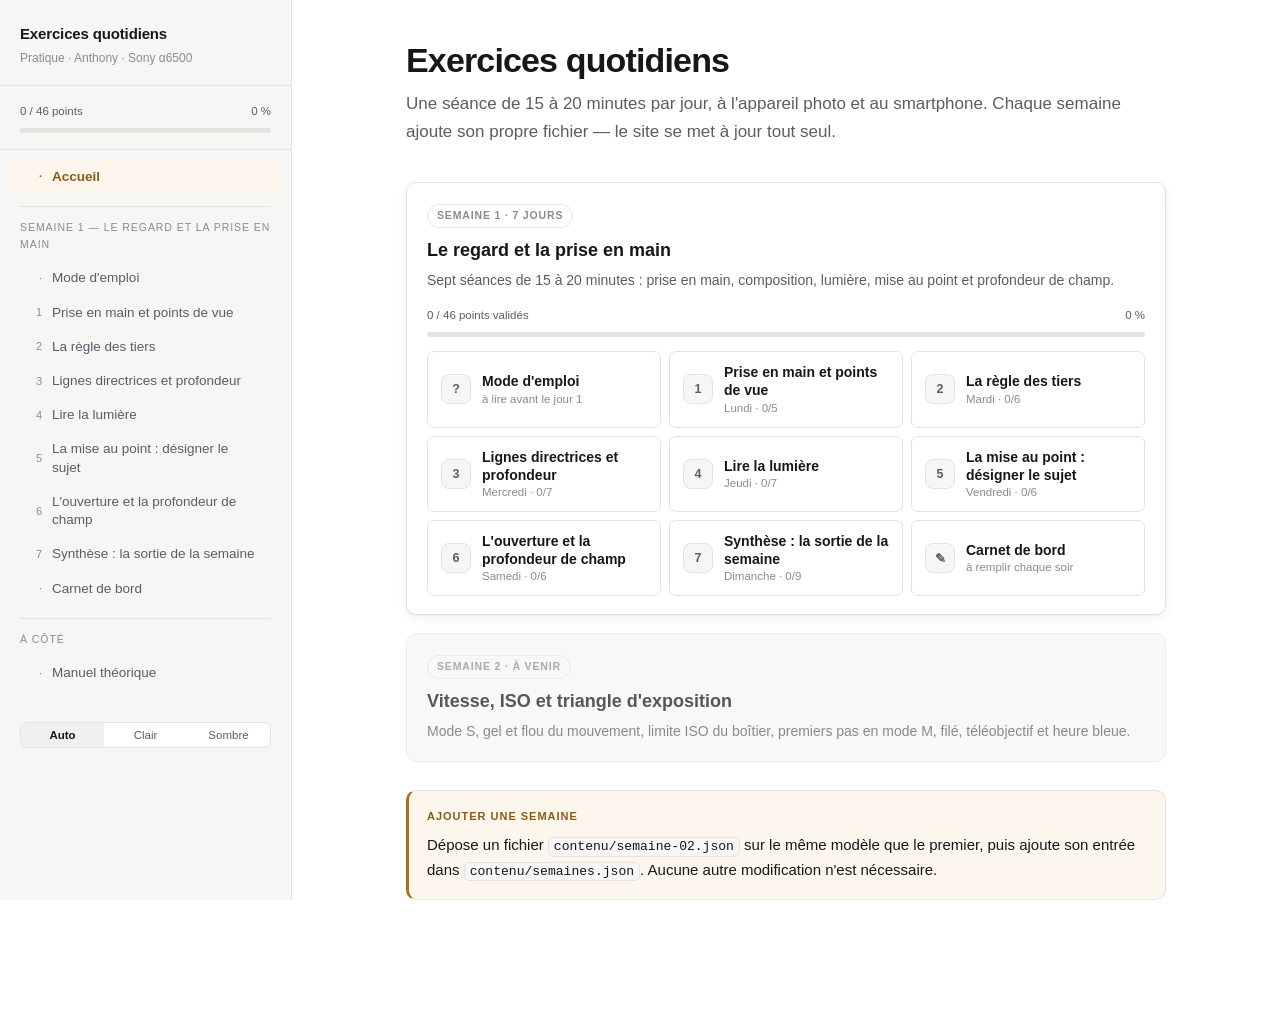
<file: exercices.html>
<!DOCTYPE html>
<html lang="fr">
<head>
<meta charset="utf-8">
<meta name="viewport" content="width=device-width, initial-scale=1, viewport-fit=cover">
<meta name="description" content="Exercices quotidiens de photographie — une séance de 15 à 20 minutes par jour, à l'appareil photo et au smartphone.">
<meta name="theme-color" content="#ffffff" media="(prefers-color-scheme: light)">
<meta name="theme-color" content="#131316" media="(prefers-color-scheme: dark)">
<title>Exercices quotidiens</title>
<link rel="icon" href="data:image/svg+xml,<svg xmlns='http://www.w3.org/2000/svg' viewBox='0 0 100 100'><text y='.9em' font-size='90'>&#128248;</text></svg>">
<link rel="stylesheet" href="assets/style.css">
</head>
<body>

<div class="scrim" aria-hidden="true"></div>

<div class="layout">

  <aside class="sidebar" id="sidebar">
    <div class="brand">
      <p class="brand-title">Exercices quotidiens</p>
      <p class="brand-sub">Pratique &middot; Anthony &middot; Sony &alpha;6500</p>
    </div>

    <div class="progress-block">
      <div class="progress-label"><span id="prog-count">0 / 0 points</span><span id="prog-pct">0 %</span></div>
      <div class="progress-track"><div class="progress-fill" data-progfill></div></div>
    </div>

    <ul class="navlist" id="navlist">
      <li><div class="loading">Chargement…</div></li>
    </ul>

    <div class="theme-row">
      <div class="seg" role="group" aria-label="Thème">
        <button type="button" data-theme-set="auto">Auto</button>
        <button type="button" data-theme-set="light">Clair</button>
        <button type="button" data-theme-set="dark">Sombre</button>
      </div>
    </div>
  </aside>

  <div class="main">

    <div class="topbar">
      <div class="topbar-inner">
        <button class="icon-btn" data-drawer-toggle aria-label="Ouvrir le sommaire">
          <svg viewBox="0 0 24 24"><line x1="3" y1="6" x2="21" y2="6"/><line x1="3" y1="12" x2="21" y2="12"/><line x1="3" y1="18" x2="21" y2="18"/></svg>
        </button>
        <div class="topbar-title" id="topbar-title">Exercices</div>
        <button class="icon-btn" data-theme-cycle aria-label="Changer de thème"></button>
      </div>
      <div class="progress-track"><div class="progress-fill" data-progfill></div></div>
    </div>

    <div class="wrap">
      <section class="chapter active" id="view">
        <div class="loading">Chargement du contenu…</div>
      </section>
    </div>
  </div>
</div>

<nav class="bottombar" aria-label="Navigation">
  <div class="bottombar-inner">
    <button class="bb-btn" id="bb-menu" data-drawer-toggle></button>
    <button class="bb-btn" id="bb-prev"></button>
    <button class="bb-btn" id="bb-next"></button>
    <button class="bb-btn" id="bb-home"></button>
  </div>
</nav>

<script src="assets/app.js"></script>
<script src="assets/exercices.js"></script>
</body>
</html>
</file>
<file: assets/style.css>
/* ==========================================================================
   Manuel de photographie — design system
   Épuré / neutre moderne · thème clair et sombre automatique
   ========================================================================== */

:root {
  color-scheme: light;

  --bg:            #ffffff;
  --bg-sunken:     #f6f6f5;
  --bg-raised:     #ffffff;
  --bg-hover:      #f0f0ef;

  --text:          #17171a;
  --text-muted:    #5c5c66;
  --text-faint:    #8a8a94;

  --border:        #e3e3e0;
  --border-strong: #cfcfcb;

  --accent:        #a8701e;
  --accent-text:   #8a5c17;
  --accent-soft:   #fdf6ec;
  --accent-border: #ecd9bb;

  --sony:          #c2551b;
  --sony-soft:     #fdf3ee;
  --sony-border:   #f2d7c6;

  --phone:         #2b6d92;
  --phone-soft:    #eff6fa;
  --phone-border:  #cfe2ee;

  --warn:          #a83232;
  --warn-soft:     #fdf2f2;
  --warn-border:   #f0d4d4;

  --key:           #3d6b41;
  --key-soft:      #f1f7f1;
  --key-border:    #d3e5d4;

  --creative:      #6b4d8a;
  --creative-soft: #f8f4fb;
  --creative-border:#e2d5ee;

  --done:          #2f7d43;

  --shadow: 0 1px 2px rgba(0,0,0,.04), 0 4px 12px rgba(0,0,0,.05);

  --sidebar-w: 292px;
  --bottombar-h: 60px;
  --radius: 10px;
  --radius-sm: 7px;

  --font: -apple-system, BlinkMacSystemFont, "Segoe UI", Roboto, "Helvetica Neue", Arial, sans-serif;
  --mono: ui-monospace, SFMono-Regular, "SF Mono", Menlo, Consolas, monospace;
}

@media (prefers-color-scheme: dark) {
  :root:not([data-theme="light"]) {
    color-scheme: dark;

    --bg:            #131316;
    --bg-sunken:     #0e0e10;
    --bg-raised:     #1b1b1f;
    --bg-hover:      #232329;

    --text:          #ececed;
    --text-muted:    #a3a3ad;
    --text-faint:    #74747f;

    --border:        #2b2b31;
    --border-strong: #3c3c44;

    --accent:        #d5a45c;
    --accent-text:   #e0b477;
    --accent-soft:   #241d12;
    --accent-border: #42341f;

    --sony:          #e5854f;
    --sony-soft:     #271a13;
    --sony-border:   #4a3122;

    --phone:         #6cadd4;
    --phone-soft:    #131f27;
    --phone-border:  #26404f;

    --warn:          #e07373;
    --warn-soft:     #261616;
    --warn-border:   #4a2b2b;

    --key:           #7bbd85;
    --key-soft:      #16211a;
    --key-border:    #2c4432;

    --creative:      #b394d6;
    --creative-soft: #1e1826;
    --creative-border:#3b3049;

    --done:          #5cbb74;

    --shadow: 0 1px 2px rgba(0,0,0,.3), 0 4px 14px rgba(0,0,0,.35);
  }
}

:root[data-theme="dark"] {
  color-scheme: dark;

  --bg:            #131316;
  --bg-sunken:     #0e0e10;
  --bg-raised:     #1b1b1f;
  --bg-hover:      #232329;

  --text:          #ececed;
  --text-muted:    #a3a3ad;
  --text-faint:    #74747f;

  --border:        #2b2b31;
  --border-strong: #3c3c44;

  --accent:        #d5a45c;
  --accent-text:   #e0b477;
  --accent-soft:   #241d12;
  --accent-border: #42341f;

  --sony:          #e5854f;
  --sony-soft:     #271a13;
  --sony-border:   #4a3122;

  --phone:         #6cadd4;
  --phone-soft:    #131f27;
  --phone-border:  #26404f;

  --warn:          #e07373;
  --warn-soft:     #261616;
  --warn-border:   #4a2b2b;

  --key:           #7bbd85;
  --key-soft:      #16211a;
  --key-border:    #2c4432;

  --creative:      #b394d6;
  --creative-soft: #1e1826;
  --creative-border:#3b3049;

  --done:          #5cbb74;

  --shadow: 0 1px 2px rgba(0,0,0,.3), 0 4px 14px rgba(0,0,0,.35);
}

/* ---------- base ---------- */

* { box-sizing: border-box; }

html { -webkit-text-size-adjust: 100%; }

/* les sections sont des onglets : jamais de saut d'ancre natif sous la barre */
.chapter { scroll-margin-top: 90px; }

body {
  margin: 0;
  font-family: var(--font);
  font-size: 16px;
  line-height: 1.65;
  color: var(--text);
  background: var(--bg);
  -webkit-font-smoothing: antialiased;
}

a { color: var(--accent-text); text-decoration: none; }
a:hover { text-decoration: underline; }

code {
  font-family: var(--mono);
  font-size: .87em;
  background: var(--bg-sunken);
  border: 1px solid var(--border);
  padding: .1em .38em;
  border-radius: 5px;
  /* les chemins de menu longs doivent pouvoir passer à la ligne sur petit écran,
     mais un code court comme f/5.6 reste insécable */
  overflow-wrap: break-word;
  word-break: normal;
}

.wrap, .exo, .box, .quiz, .check { overflow-wrap: break-word; }

strong { font-weight: 650; color: var(--text); }

/* ---------- layout ---------- */

.layout { display: flex; min-height: 100vh; }

.sidebar {
  width: var(--sidebar-w);
  flex: 0 0 var(--sidebar-w);
  border-right: 1px solid var(--border);
  background: var(--bg-sunken);
  height: 100vh;
  position: sticky;
  top: 0;
  overflow-y: auto;
  overscroll-behavior: contain;
}

.main {
  flex: 1 1 auto;
  min-width: 0;
  padding: 40px 48px 96px;
}

.wrap { max-width: 760px; margin: 0 auto; }

/* ---------- sidebar ---------- */

.brand {
  padding: 22px 20px 16px;
  border-bottom: 1px solid var(--border);
}
.brand-title {
  font-size: 15px;
  font-weight: 650;
  letter-spacing: -.01em;
  margin: 0 0 2px;
}
.brand-sub {
  font-size: 12px;
  color: var(--text-faint);
  margin: 0;
}

.progress-block { padding: 16px 20px; border-bottom: 1px solid var(--border); }
.progress-label {
  display: flex; justify-content: space-between;
  font-size: 11.5px; color: var(--text-muted);
  margin-bottom: 7px; font-variant-numeric: tabular-nums;
}
.progress-track {
  height: 5px; background: var(--border); border-radius: 99px; overflow: hidden;
}
.progress-fill {
  height: 100%; background: var(--done); border-radius: 99px;
  width: 0%; transition: width .35s ease;
}

.navlist { list-style: none; margin: 0; padding: 10px 10px 20px; }
.navlist li { margin: 0; }

.navlink {
  display: flex; align-items: center; gap: 10px;
  padding: 8px 10px;
  border-radius: var(--radius-sm);
  color: var(--text-muted);
  font-size: 13.5px;
  line-height: 1.35;
  cursor: pointer;
  border: none; background: none; width: 100%; text-align: left;
  font-family: inherit;
}
.navlink:hover { background: var(--bg-hover); color: var(--text); text-decoration: none; }
.navlink.active {
  background: var(--accent-soft);
  color: var(--accent-text);
  font-weight: 600;
}
.navlink .num {
  flex: 0 0 22px;
  font-size: 11px;
  font-variant-numeric: tabular-nums;
  color: var(--text-faint);
  text-align: right;
}
.navlink.active .num { color: var(--accent-text); }
.navlink .dot {
  flex: 0 0 auto; margin-left: auto;
  width: 6px; height: 6px; border-radius: 99px;
  background: var(--done); opacity: 0;
}
.navlink.complete .dot { opacity: 1; }

.nav-sep {
  margin: 12px 10px 8px;
  padding-top: 12px;
  border-top: 1px solid var(--border);
  font-size: 10.5px;
  letter-spacing: .09em;
  text-transform: uppercase;
  color: var(--text-faint);
}

/* ---------- topbar (mobile) ---------- */

.topbar {
  display: none;
  position: sticky; top: 0; z-index: 40;
  background: color-mix(in srgb, var(--bg) 88%, transparent);
  backdrop-filter: saturate(180%) blur(12px);
  border-bottom: 1px solid var(--border);
}
.topbar-inner {
  display: flex; align-items: center; gap: 12px;
  padding: 10px 14px;
}
.topbar-title {
  font-size: 13.5px; font-weight: 600; flex: 1 1 auto;
  overflow: hidden; text-overflow: ellipsis; white-space: nowrap;
}
.topbar .progress-track { height: 3px; border-radius: 0; }

/* ---------- bottom bar (mobile) ---------- */

.bottombar {
  display: none;
  position: fixed; left: 0; right: 0; bottom: 0; z-index: 45;
  height: calc(var(--bottombar-h) + env(safe-area-inset-bottom, 0px));
  padding-bottom: env(safe-area-inset-bottom, 0px);
  background: color-mix(in srgb, var(--bg) 92%, transparent);
  backdrop-filter: saturate(180%) blur(12px);
  border-top: 1px solid var(--border);
}
.bottombar-inner { display: flex; height: var(--bottombar-h); }
.bb-btn {
  flex: 1 1 0; display: flex; flex-direction: column;
  align-items: center; justify-content: center; gap: 3px;
  background: none; border: none; cursor: pointer;
  color: var(--text-muted); font-family: inherit; font-size: 10px;
  padding: 0; -webkit-tap-highlight-color: transparent;
}
.bb-btn:disabled { opacity: .3; }
.bb-btn svg { width: 20px; height: 20px; stroke: currentColor; fill: none; stroke-width: 1.7; }
.bb-btn:active:not(:disabled) { color: var(--accent-text); }

/* ---------- theme toggle ---------- */

.icon-btn {
  flex: 0 0 auto;
  width: 34px; height: 34px;
  display: grid; place-items: center;
  border: 1px solid var(--border);
  background: var(--bg-raised);
  border-radius: var(--radius-sm);
  cursor: pointer; color: var(--text-muted);
  padding: 0;
}
.icon-btn:hover { background: var(--bg-hover); color: var(--text); }
.icon-btn svg { width: 17px; height: 17px; stroke: currentColor; fill: none; stroke-width: 1.7; }

.theme-row { padding: 12px 20px 16px; }
.seg {
  display: flex; border: 1px solid var(--border);
  border-radius: var(--radius-sm); overflow: hidden; background: var(--bg-raised);
}
.seg button {
  flex: 1 1 0; padding: 6px 4px; border: none; background: none;
  font-family: inherit; font-size: 11.5px; color: var(--text-muted);
  cursor: pointer;
}
.seg button[aria-pressed="true"] { background: var(--bg-hover); color: var(--text); font-weight: 600; }

/* ---------- content typography ---------- */

.chapter { display: none; }
.chapter.active { display: block; animation: fade .22s ease; }
@keyframes fade { from { opacity: 0; transform: translateY(3px); } to { opacity: 1; transform: none; } }

.kicker {
  font-size: 11px; letter-spacing: .12em; text-transform: uppercase;
  color: var(--accent-text); font-weight: 650; margin-bottom: 10px;
}

.chapter h1, .page-title {
  font-size: 31px; line-height: 1.18; letter-spacing: -.022em;
  font-weight: 680; margin: 0 0 10px;
}

.lead {
  font-size: 17px; color: var(--text-muted); line-height: 1.6;
  margin: 0 0 30px; padding-bottom: 24px;
  border-bottom: 1px solid var(--border);
}

.chapter h2 {
  font-size: 20px; letter-spacing: -.015em; font-weight: 650;
  margin: 44px 0 12px; scroll-margin-top: 80px;
}
.chapter h3 { font-size: 16.5px; font-weight: 650; margin: 28px 0 8px; }
.chapter h4 { font-size: 15px; font-weight: 650; margin: 20px 0 6px; color: var(--text-muted); }

.chapter p { margin: 0 0 15px; }
.chapter ul, .chapter ol { margin: 0 0 16px; padding-left: 22px; }
.chapter li { margin-bottom: 7px; }
.chapter li::marker { color: var(--text-faint); }

.small { font-size: 13.5px; color: var(--text-muted); }

hr { border: none; border-top: 1px solid var(--border); margin: 40px 0; }

/* ---------- tables ---------- */

.tablewrap { overflow-x: auto; margin: 22px 0; -webkit-overflow-scrolling: touch; }
table {
  width: 100%; border-collapse: collapse; font-size: 14px;
  min-width: 460px;
}
th {
  text-align: left; font-weight: 620; font-size: 11.5px;
  letter-spacing: .05em; text-transform: uppercase; color: var(--text-muted);
  padding: 9px 12px; border-bottom: 1px solid var(--border-strong);
  white-space: nowrap;
}
td {
  padding: 10px 12px; border-bottom: 1px solid var(--border);
  vertical-align: top; line-height: 1.5;
}
tbody tr:last-child td { border-bottom: none; }

/* ---------- callouts ---------- */

.box {
  border: 1px solid var(--border);
  border-left: 3px solid var(--accent);
  background: var(--accent-soft);
  border-radius: var(--radius);
  padding: 16px 18px;
  margin: 22px 0;
}
.box .boxtitle {
  font-size: 11px; letter-spacing: .09em; text-transform: uppercase;
  font-weight: 680; color: var(--accent-text); margin-bottom: 8px;
}
.box > *:last-child { margin-bottom: 0; }
.box p, .box li { font-size: 15px; }

.box.sony  { border-left-color: var(--sony);  background: var(--sony-soft);  border-color: var(--sony-border); }
.box.sony .boxtitle { color: var(--sony); }
.box.phone { border-left-color: var(--phone); background: var(--phone-soft); border-color: var(--phone-border); }
.box.phone .boxtitle { color: var(--phone); }
.box.warn  { border-left-color: var(--warn);  background: var(--warn-soft);  border-color: var(--warn-border); }
.box.warn .boxtitle { color: var(--warn); }
.box.key   { border-left-color: var(--key);   background: var(--key-soft);   border-color: var(--key-border); }
.box.key .boxtitle { color: var(--key); }

/* ---------- exercices ---------- */

.exo {
  border: 1px solid var(--border);
  background: var(--bg-raised);
  border-radius: var(--radius);
  padding: 18px 20px;
  margin: 24px 0;
  box-shadow: var(--shadow);
  transition: border-color .2s, background .2s;
}
.exo.done { border-color: var(--key-border); background: var(--key-soft); }

.exohead {
  display: flex; align-items: flex-start; gap: 12px;
  padding-bottom: 12px; margin-bottom: 14px;
  border-bottom: 1px solid var(--border);
}
.exohead .titles { flex: 1 1 auto; min-width: 0; }
.tag {
  display: inline-block; font-size: 10px; letter-spacing: .08em;
  text-transform: uppercase; font-weight: 680;
  color: #fff; background: var(--accent);
  padding: 3px 7px; border-radius: 5px; margin-bottom: 5px;
}
.exo.creative { border-color: var(--creative-border); background: var(--creative-soft); }
.exo.creative .tag { background: var(--creative); }
.exo.creative.done { border-color: var(--key-border); }
.exotitle { font-size: 16px; font-weight: 650; line-height: 1.3; }

.chk {
  flex: 0 0 auto; margin-top: 2px;
  width: 26px; height: 26px; border-radius: 7px;
  border: 1.5px solid var(--border-strong);
  background: var(--bg); cursor: pointer;
  display: grid; place-items: center; padding: 0;
  transition: background .15s, border-color .15s;
  -webkit-tap-highlight-color: transparent;
}
.chk svg { width: 15px; height: 15px; stroke: #fff; fill: none; stroke-width: 2.6; opacity: 0; }
.chk[aria-pressed="true"] { background: var(--done); border-color: var(--done); }
.chk[aria-pressed="true"] svg { opacity: 1; }
.chk:hover { border-color: var(--done); }

.field {
  font-size: 10.5px; letter-spacing: .09em; text-transform: uppercase;
  font-weight: 680; color: var(--text-faint);
  margin: 16px 0 5px;
}
.exo p, .exo li { font-size: 15px; }

/* ---------- quiz ---------- */

.quiz {
  border: 1px solid var(--border);
  background: var(--bg-sunken);
  border-radius: var(--radius);
  padding: 18px 20px;
  margin: 28px 0;
}
.quizhead {
  display: flex; align-items: center; justify-content: space-between;
  gap: 12px; flex-wrap: wrap;
  padding-bottom: 12px; margin-bottom: 4px;
  border-bottom: 1px solid var(--border);
}
.quizhead .qtitle { font-size: 16px; font-weight: 650; }
.quizscore {
  font-size: 12px; color: var(--text-muted);
  font-variant-numeric: tabular-nums;
  background: var(--bg-raised); border: 1px solid var(--border);
  padding: 3px 9px; border-radius: 99px;
}

.qitem { padding: 14px 0; border-bottom: 1px solid var(--border); }
.qitem:last-of-type { border-bottom: none; }
.qtext { font-size: 15px; margin-bottom: 10px; display: flex; gap: 10px; }
.qtext .qn {
  flex: 0 0 auto; font-size: 12px; font-weight: 680; color: var(--text-faint);
  font-variant-numeric: tabular-nums; padding-top: 2px;
}
.qtext .qbody { flex: 1 1 auto; }

.btn {
  font-family: inherit; font-size: 13px; font-weight: 560;
  padding: 6px 13px; border-radius: 7px;
  border: 1px solid var(--border-strong); background: var(--bg-raised);
  color: var(--text); cursor: pointer;
  -webkit-tap-highlight-color: transparent;
}
.btn:hover { background: var(--bg-hover); }
.btn.small { font-size: 12px; padding: 5px 11px; }
.btn.ghost { border-color: var(--border); color: var(--text-muted); }
.btn.ok { border-color: var(--key-border); color: var(--key); }
.btn.ok[aria-pressed="true"] { background: var(--key); border-color: var(--key); color: #fff; }
.btn.ko { border-color: var(--warn-border); color: var(--warn); }
.btn.ko[aria-pressed="true"] { background: var(--warn); border-color: var(--warn); color: #fff; }

.qreveal { display: none; margin-top: 10px; }
.qreveal.open { display: block; }
.qanswer {
  font-size: 14.5px; color: var(--text-muted);
  background: var(--bg-raised); border: 1px solid var(--border);
  border-left: 3px solid var(--key);
  border-radius: var(--radius-sm);
  padding: 11px 14px; margin-bottom: 10px;
}
.qanswer strong { color: var(--text); }
.qself { display: flex; gap: 8px; align-items: center; flex-wrap: wrap; }
.qself .lbl { font-size: 12px; color: var(--text-faint); margin-right: 2px; }

.quizfoot {
  display: flex; gap: 8px; flex-wrap: wrap;
  padding-top: 14px; margin-top: 4px; border-top: 1px solid var(--border);
}

/* ---------- chapter footer nav ---------- */

.chapnav {
  display: flex; gap: 12px; justify-content: space-between;
  margin-top: 52px; padding-top: 24px; border-top: 1px solid var(--border);
}
.chapnav a, .chapnav button {
  flex: 1 1 0; max-width: 300px;
  display: block; padding: 13px 16px;
  border: 1px solid var(--border); border-radius: var(--radius);
  background: var(--bg-raised); color: var(--text);
  text-decoration: none; cursor: pointer;
  font-family: inherit; text-align: left;
}
.chapnav a:hover, .chapnav button:hover { background: var(--bg-hover); text-decoration: none; }
.chapnav .dir { font-size: 11px; color: var(--text-faint); display: block; margin-bottom: 2px; }
.chapnav .ttl { font-size: 14px; font-weight: 600; line-height: 1.3; }
.chapnav .next { text-align: right; margin-left: auto; }
.chapnav .spacer { flex: 1 1 0; }

/* ---------- home / accueil ---------- */

.hero { margin-bottom: 36px; }
.hero h1 { font-size: 34px; letter-spacing: -.025em; margin: 0 0 10px; font-weight: 700; }
.hero p { font-size: 17px; color: var(--text-muted); margin: 0; }

.resume-card {
  display: block; width: 100%; text-align: left;
  border: 1px solid var(--accent-border); background: var(--accent-soft);
  border-radius: var(--radius); padding: 16px 18px; margin: 24px 0;
  cursor: pointer; font-family: inherit; color: var(--text);
}
.resume-card:hover { filter: brightness(.98); }
.resume-card .rk {
  font-size: 10.5px; letter-spacing: .09em; text-transform: uppercase;
  font-weight: 680; color: var(--accent-text); margin-bottom: 5px;
}
.resume-card .rt { font-size: 17px; font-weight: 650; }
.resume-card .rs { font-size: 13.5px; color: var(--text-muted); margin-top: 3px; }

.cards { display: grid; gap: 12px; grid-template-columns: repeat(auto-fill, minmax(230px,1fr)); margin: 20px 0 8px; }
.card {
  display: block; text-align: left; width: 100%;
  border: 1px solid var(--border); background: var(--bg-raised);
  border-radius: var(--radius); padding: 15px 16px;
  cursor: pointer; font-family: inherit; color: var(--text);
  text-decoration: none;
}
.card:hover { background: var(--bg-hover); text-decoration: none; }
.card .cn { font-size: 11px; color: var(--text-faint); font-variant-numeric: tabular-nums; }
.card .ct { font-size: 15px; font-weight: 620; line-height: 1.3; margin: 3px 0 8px; }
.card .cmeta { font-size: 12px; color: var(--text-muted); display: flex; align-items: center; gap: 7px; }
.card .minitrack { flex: 1 1 auto; height: 4px; background: var(--border); border-radius: 99px; overflow: hidden; }
.card .minifill { height: 100%; background: var(--done); border-radius: 99px; }

.statgrid { display: grid; gap: 12px; grid-template-columns: repeat(auto-fit, minmax(130px,1fr)); margin: 22px 0; }
.stat {
  border: 1px solid var(--border); background: var(--bg-raised);
  border-radius: var(--radius); padding: 14px 16px;
}
.stat .sv { font-size: 25px; font-weight: 680; letter-spacing: -.02em; font-variant-numeric: tabular-nums; }
.stat .sl { font-size: 12px; color: var(--text-muted); margin-top: 1px; }

/* ---------- scrim (mobile drawer) ---------- */

.scrim {
  display: none; position: fixed; inset: 0; z-index: 49;
  background: rgba(0,0,0,.45);
}
.scrim.open { display: block; }

/* ==========================================================================
   RESPONSIVE
   ========================================================================== */

@media (max-width: 900px) {
  body { font-size: 16.5px; }

  .topbar { display: block; }
  .bottombar { display: block; }

  .sidebar {
    position: fixed; z-index: 50; top: 0; bottom: 0; left: 0;
    width: min(84vw, 320px); flex-basis: auto;
    height: 100dvh;
    transform: translateX(-102%);
    transition: transform .24s cubic-bezier(.4,0,.2,1);
    box-shadow: 0 0 40px rgba(0,0,0,.2);
    background: var(--bg);
  }
  .sidebar.open { transform: none; }

  /* pas de padding en haut : la topbar collante doit affleurer le bord */
  .main {
    padding: 0 18px calc(var(--bottombar-h) + env(safe-area-inset-bottom, 0px) + 32px);
  }
  .main > .topbar { margin: 0 -18px; }
  .wrap { padding-top: 22px; }

  .chapter h1, .page-title { font-size: 26px; }
  .hero h1 { font-size: 28px; }
  .lead { font-size: 16px; margin-bottom: 24px; padding-bottom: 20px; }
  .chapter h2 { font-size: 18.5px; margin: 34px 0 10px; }

  .box, .exo, .quiz { padding: 15px 16px; border-radius: var(--radius); }
  .exo { margin: 20px 0; }

  .chapnav { flex-direction: column; margin-top: 40px; }
  .chapnav a, .chapnav button { max-width: none; }
  .chapnav .next { text-align: left; }
  .chapnav .spacer { display: none; }

  table { font-size: 14px; }
  .cards { grid-template-columns: 1fr; }
}

@media (min-width: 901px) {
  .topbar, .bottombar, .scrim { display: none !important; }
  .sidebar { transform: none !important; }
}

@media print {
  .sidebar, .topbar, .bottombar, .chapnav, .chk, .btn { display: none !important; }
  .chapter { display: block !important; page-break-before: always; }
  .qreveal { display: block !important; }
  body { background: #fff; color: #000; }
}

/* ==========================================================================
   EXERCICES QUOTIDIENS
   ========================================================================== */

.techs { display: flex; flex-wrap: wrap; gap: 6px; margin: 0 0 18px; }
.tech {
  font-size: 11.5px; font-weight: 560;
  padding: 4px 9px; border-radius: 99px;
  background: var(--bg-sunken); border: 1px solid var(--border);
  color: var(--text-muted);
}
.tech.alt {
  background: var(--accent-soft); border-color: var(--accent-border);
  color: var(--accent-text); font-weight: 620;
}

.meta-day {
  font-size: 13px; color: var(--text-muted);
  border-top: 1px solid var(--border); border-bottom: 1px solid var(--border);
  padding: 10px 0; margin: 0 0 26px;
  display: flex; flex-wrap: wrap; gap: 4px 6px;
}
.meta-day strong { color: var(--text); font-weight: 620; }

.step {
  border-left: 2px solid var(--border-strong);
  padding-left: 16px; margin: 14px 0 18px;
}

.check {
  border: 1px solid var(--key-border); background: var(--key-soft);
  border-radius: var(--radius); padding: 16px 18px; margin: 24px 0;
}
.check .boxtitle {
  font-size: 11px; letter-spacing: .09em; text-transform: uppercase;
  font-weight: 680; color: var(--key); margin-bottom: 10px;
}
.check ul { list-style: none; margin: 0; padding: 0; }
.check li.checkitem {
  display: flex; align-items: flex-start; gap: 10px;
  padding: 6px 0; margin: 0; font-size: 15px; line-height: 1.5;
}
.check li.checkitem .cktext { flex: 1 1 auto; padding-top: 1px; }
.check li.checkitem.done .cktext { color: var(--text-muted); text-decoration: line-through; text-decoration-color: var(--border-strong); }

.chk.sm { width: 21px; height: 21px; border-radius: 6px; margin-top: 1px; }
.chk.sm svg { width: 12px; height: 12px; }

/* --- accueil exercices : semaines et jours --- */

.weekcard {
  border: 1px solid var(--border); background: var(--bg-raised);
  border-radius: var(--radius); padding: 18px 20px; margin: 18px 0;
  box-shadow: var(--shadow);
}
.weekcard.soon { background: var(--bg-sunken); box-shadow: none; opacity: .72; }
.weekcard h3 { margin: 0 0 4px; font-size: 18px; font-weight: 650; }
.weekcard .wsub { font-size: 14px; color: var(--text-muted); margin: 0 0 14px; }
.weekcard .wbadge {
  display: inline-block; font-size: 10.5px; letter-spacing: .08em;
  text-transform: uppercase; font-weight: 680; color: var(--text-faint);
  border: 1px solid var(--border); border-radius: 99px;
  padding: 2px 9px; margin-bottom: 8px;
}

.daylist { display: grid; gap: 8px; grid-template-columns: repeat(auto-fill, minmax(210px,1fr)); }
.daybtn {
  display: flex; align-items: center; gap: 11px;
  border: 1px solid var(--border); background: var(--bg);
  border-radius: var(--radius-sm); padding: 11px 13px;
  cursor: pointer; font-family: inherit; text-align: left; color: var(--text);
  width: 100%;
}
.daybtn:hover { background: var(--bg-hover); }
.daybtn.complete { border-color: var(--key-border); background: var(--key-soft); }
.daybtn .dnum {
  flex: 0 0 30px; height: 30px; border-radius: 8px;
  display: grid; place-items: center;
  background: var(--bg-sunken); border: 1px solid var(--border);
  font-size: 12.5px; font-weight: 680; font-variant-numeric: tabular-nums;
  color: var(--text-muted);
}
.daybtn.complete .dnum { background: var(--key); border-color: var(--key); color: #fff; }
.daybtn .dttl { flex: 1 1 auto; min-width: 0; font-size: 14px; font-weight: 600; line-height: 1.3; }
.daybtn .dsub { font-size: 11.5px; color: var(--text-faint); font-weight: 400; margin-top: 1px; }

.loading { color: var(--text-muted); font-size: 15px; padding: 40px 0; text-align: center; }

.errorbox {
  border: 1px solid var(--warn-border); background: var(--warn-soft);
  border-left: 3px solid var(--warn);
  border-radius: var(--radius); padding: 16px 18px; margin: 24px 0;
}
.errorbox .boxtitle {
  font-size: 11px; letter-spacing: .09em; text-transform: uppercase;
  font-weight: 680; color: var(--warn); margin-bottom: 8px;
}
.errorbox pre {
  background: var(--bg-sunken); border: 1px solid var(--border);
  border-radius: var(--radius-sm); padding: 10px 12px;
  font-size: 12.5px; overflow-x: auto; margin: 10px 0 0;
}

.logtable td { height: 34px; }
.logtable td:empty::after { content: ''; display: block; }

@media (max-width: 900px) {
  .daylist { grid-template-columns: 1fr; }
  .meta-day { font-size: 12.5px; }
}

/* --- correctifs cartes : les spans doivent former des lignes distinctes --- */
.card .cn   { display: block; }
.card .ct   { display: block; }
.card .cmeta{ display: flex; }
.daybtn .dttl { display: block; }
.daybtn .dsub { display: block; }
</file>
